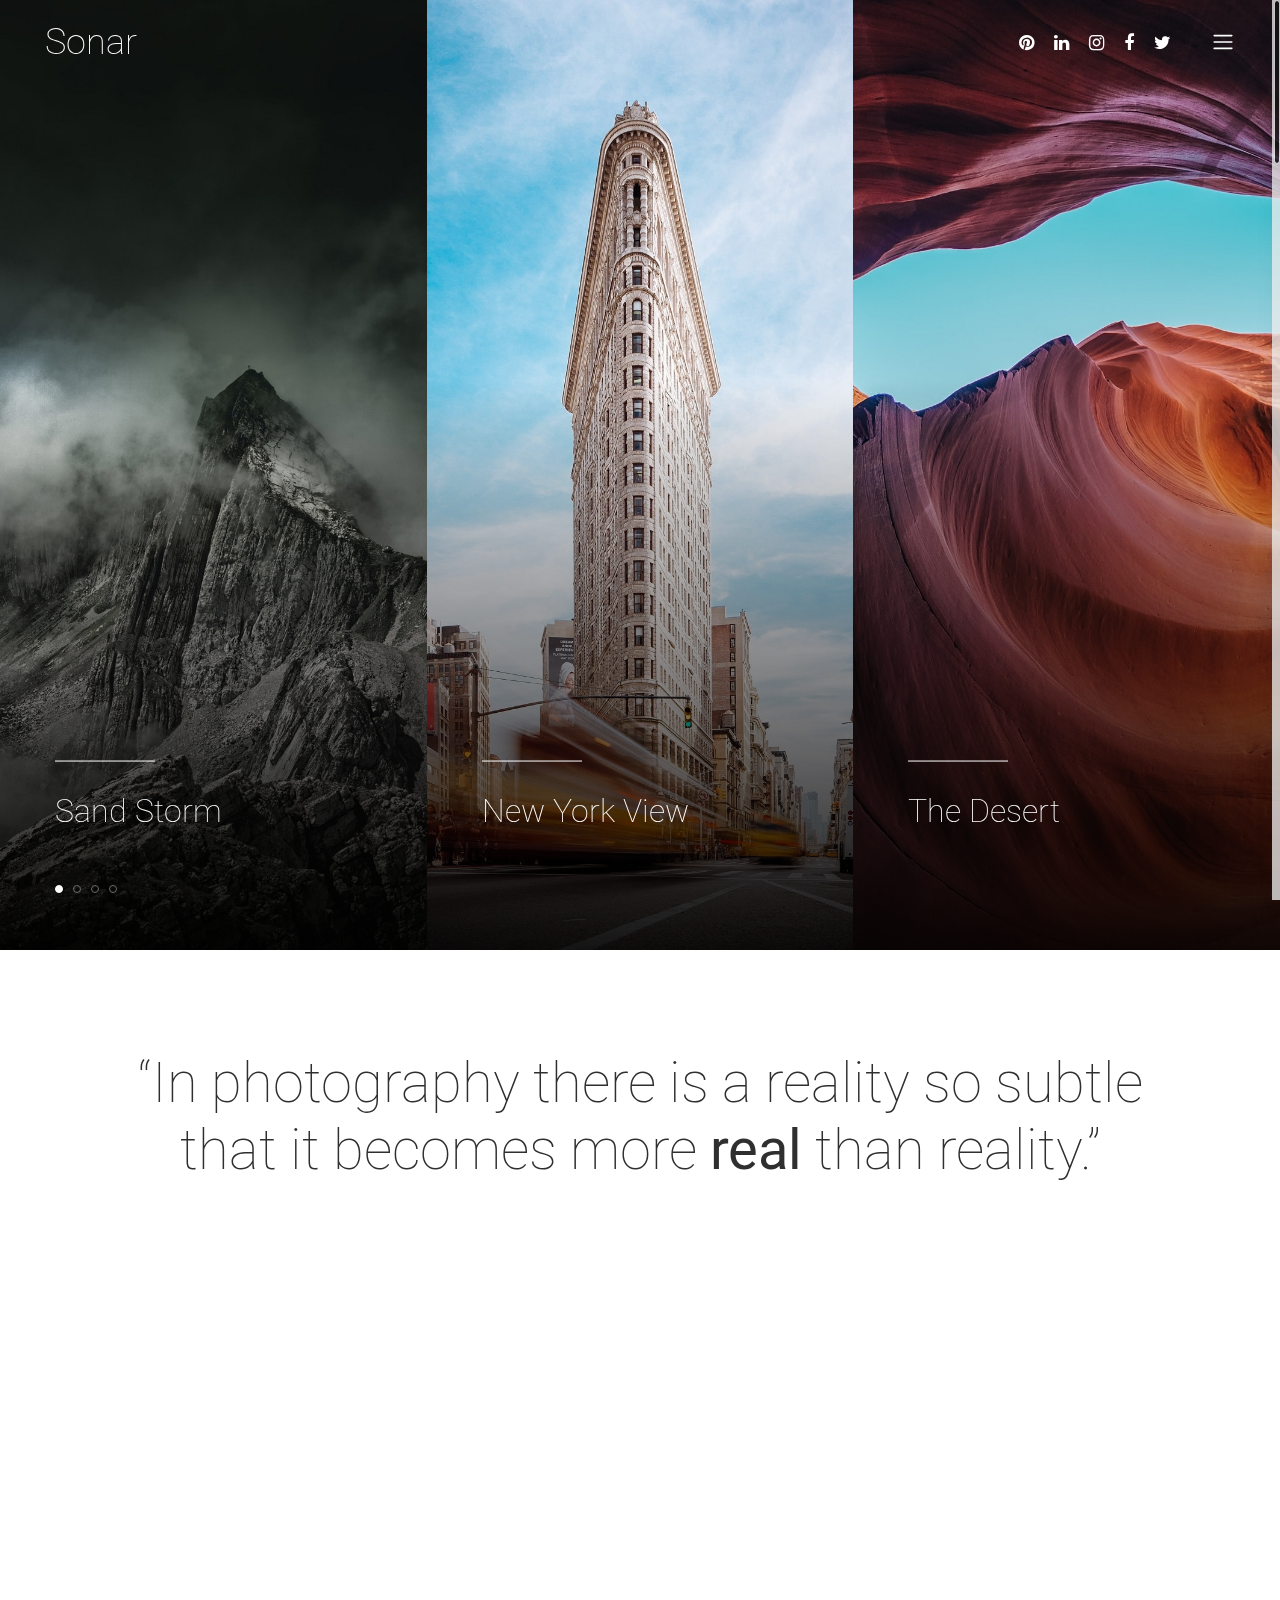
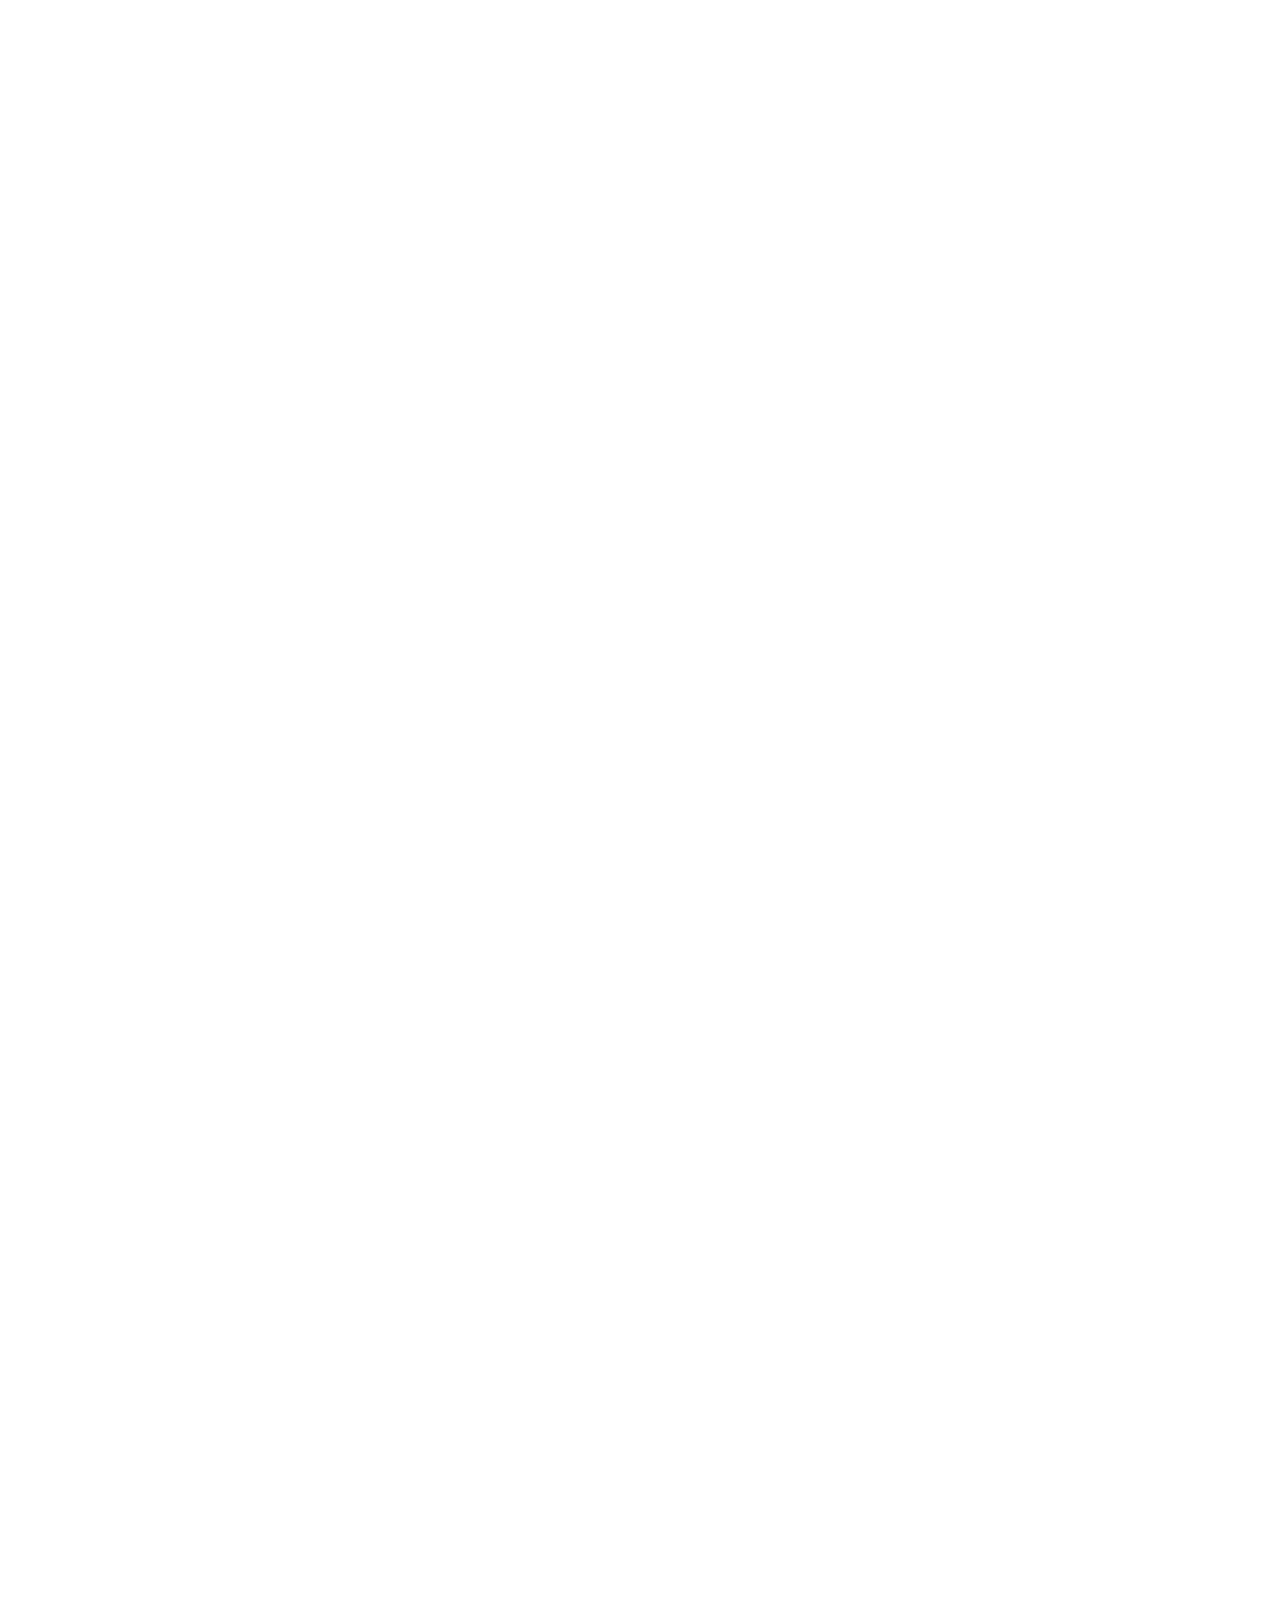
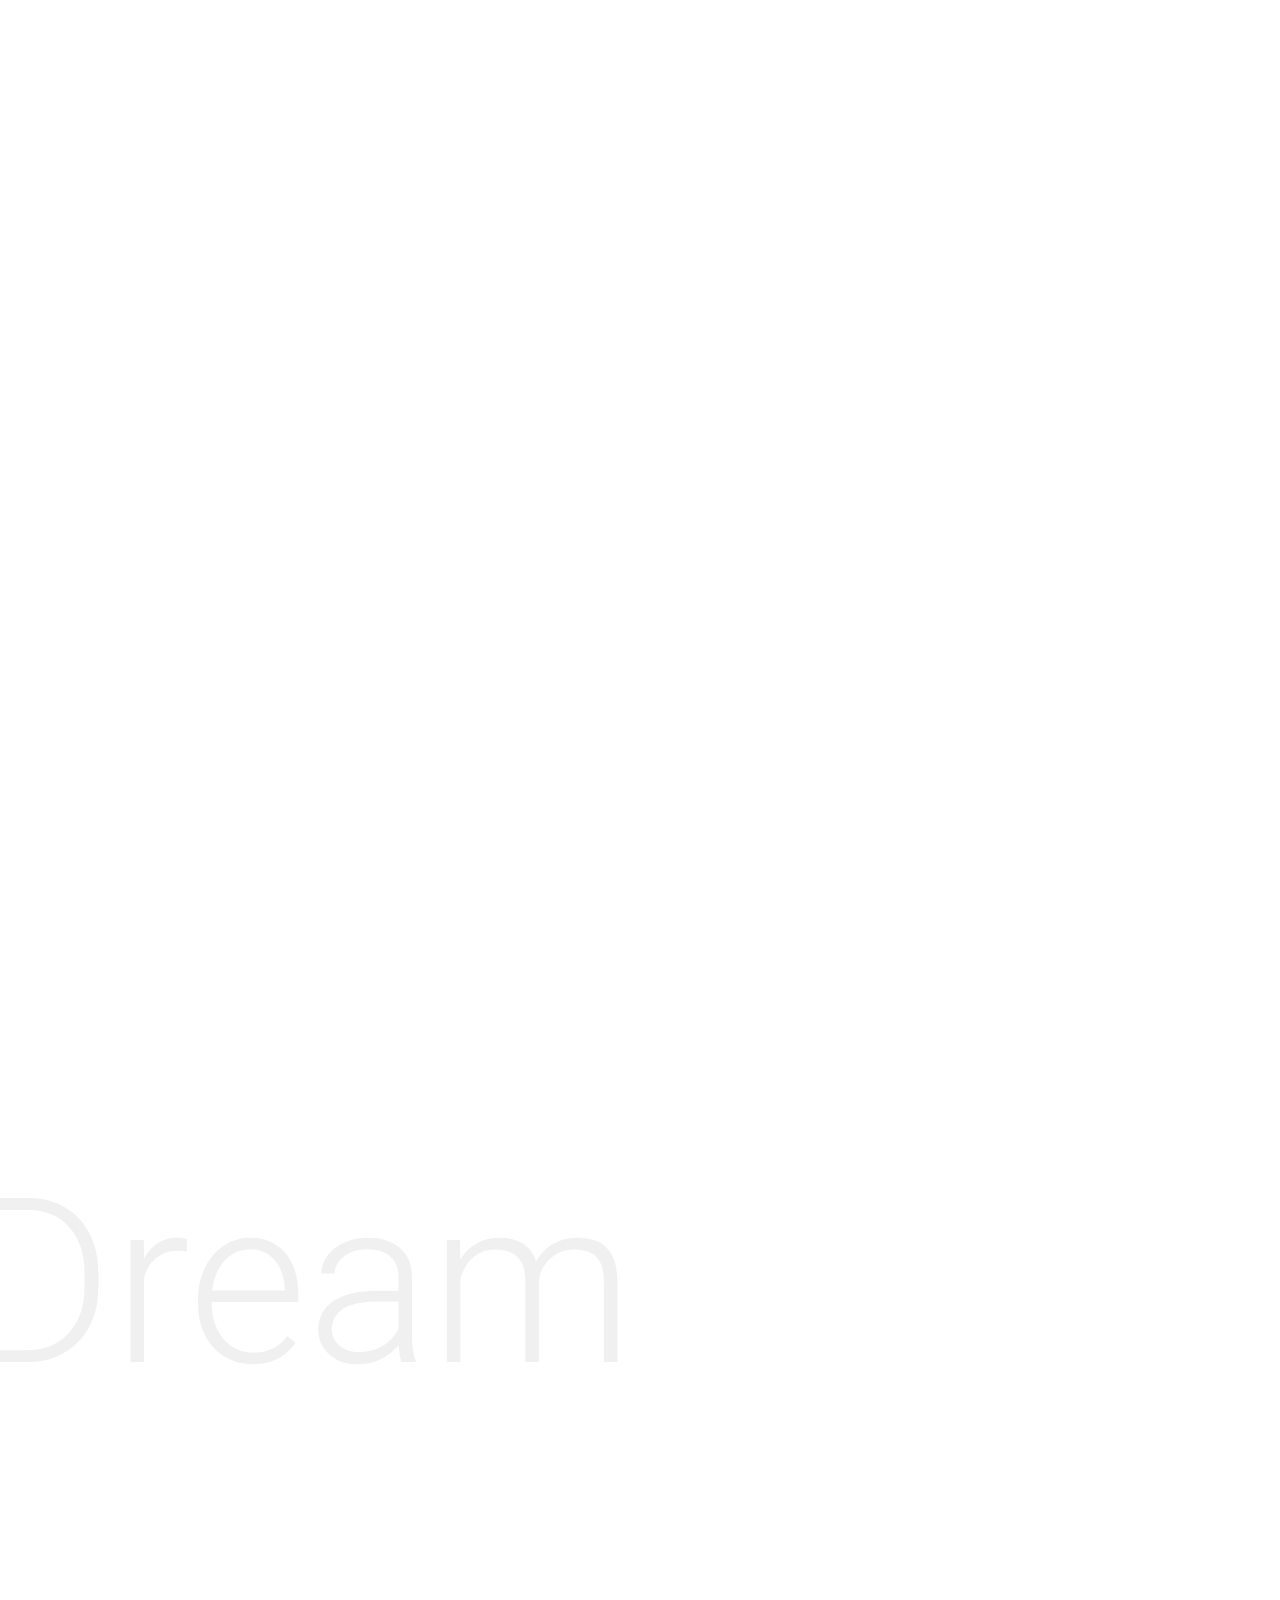
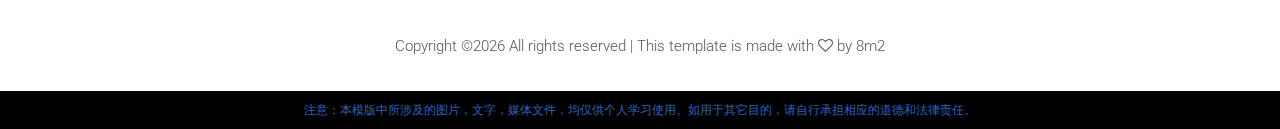
<file: index.html>
<!DOCTYPE html>
<html lang="en">
<head>
<meta charset="UTF-8">
<meta name="description" content="">
<meta http-equiv="X-UA-Compatible" content="IE=edge">
<meta name="viewport" content="width=device-width, initial-scale=1, shrink-to-fit=no">


<title>Sonar - Photography Template</title>

<link rel="icon" href="img/core-img/favicon.ico">

<link rel="stylesheet" href="style.css">
</head>
<body>

<div id="preloader">
<div class="preload-content">
<div id="sonar-load"></div>
</div>
</div>


<div class="grids d-flex justify-content-between">
<div class="grid1"></div>
<div class="grid2"></div>
<div class="grid3"></div>
<div class="grid4"></div>
<div class="grid5"></div>
<div class="grid6"></div>
<div class="grid7"></div>
<div class="grid8"></div>
<div class="grid9"></div>
</div>

<div class="mainMenu d-flex align-items-center justify-content-between">

<div class="closeIcon">
<i class="ti-close" aria-hidden="true"></i>
</div>

<div class="logo-area">
<a href="index.html">Sonar</a>
</div>

<div class="sonarNav wow fadeInUp" data-wow-delay="1s">
<nav>
<ul>
<li class="nav-item active">
<a class="nav-link" href="index.html">Home</a>
</li>
<li class="nav-item">
<a class="nav-link" href="about-me.html">About Me</a>
</li>
<li class="nav-item">
<a class="nav-link" href="services.html">Services</a>
</li>
<li class="nav-item">
<a class="nav-link" href="portfolio.html">Portfolio</a>
</li>
<li class="nav-item">
<a class="nav-link" href="blog.html">Blog</a>
</li>
<li class="nav-item">
<a class="nav-link" href="contact.html">Contact</a>
</li>
<li class="nav-item">
<a class="nav-link" href="elements.html">Elements</a>
</li>
</ul>
</nav>
</div>

<div class="copywrite-text">
<p>
Copyright &copy;<script>document.write(new Date().getFullYear());</script> All rights reserved | This template is made with <i class="fa fa-heart-o" aria-hidden="true"></i> by <a href="https://8m2.net" target="_blank">8m2</a>

</p>
</div>
</div>


<header class="header-area">
<div class="container-fluid">
<div class="row">
<div class="col-12">
<div class="menu-area d-flex justify-content-between">

<div class="logo-area">
<a href="index.html">Sonar</a>
</div>
<div class="menu-content-area d-flex align-items-center">

<div class="header-social-area d-flex align-items-center">
 <a href="#" data-toggle="tooltip" data-placement="bottom" title="Pinterest"><i class="fa fa-pinterest" aria-hidden="true"></i></a>
<a href="#" data-toggle="tooltip" data-placement="bottom" title="Linkedin"><i class="fa fa-linkedin" aria-hidden="true"></i></a>
<a href="#" data-toggle="tooltip" data-placement="bottom" title="Instagram"><i class="fa fa-instagram" aria-hidden="true"></i></a>
<a href="#" data-toggle="tooltip" data-placement="bottom" title="Facebook"><i class="fa fa-facebook" aria-hidden="true"></i></a>
<a href="#" data-toggle="tooltip" data-placement="bottom" title="Twitter"><i class="fa fa-twitter" aria-hidden="true"></i></a>
</div>

<span class="navbar-toggler-icon" id="menuIcon"></span>
</div>
</div>
</div>
</div>
</div>
</header>


<section class="hero-area">
<div class="hero-slides owl-carousel">

<div class="single-hero-slide bg-img slide-background-overlay" style="background-image: url(img/bg-img/slide1.jpg);">
<div class="container h-100">
<div class="row h-100 align-items-end">
<div class="col-12">
<div class="hero-slides-content">
<div class="line"></div>
<h2>Sand Storm</h2>
<p>Lorem ipsum dolor sit amet, consectetur adipiscing elit. Praesent vel tortor facilisis, volutpat nulla placerat, tincidunt mi. Nullam vel orci dui. Suspendisse sit amet laoreet neque. Fusce sagittis suscipit sem.</p>
</div>
</div>
</div>
</div>
</div>

<div class="single-hero-slide bg-img slide-background-overlay" style="background-image: url(img/bg-img/slide2.jpg);">
<div class="container h-100">
<div class="row h-100 align-items-end">
<div class="col-12">
<div class="hero-slides-content">
<div class="line"></div>
<h2>New York View</h2>
<p>Lorem ipsum dolor sit amet, consectetur adipiscing elit. Praesent vel tortor facilisis, volutpat nulla placerat, tincidunt mi. Nullam vel orci dui. Suspendisse sit amet laoreet neque. Fusce sagittis suscipit sem.</p>
</div>
</div>
</div>
</div>
</div>

<div class="single-hero-slide bg-img slide-background-overlay" style="background-image: url(img/bg-img/slide3.jpg);">
<div class="container h-100">
<div class="row h-100 align-items-end">
<div class="col-12">
<div class="hero-slides-content">
<div class="line"></div>
<h2>The Desert</h2>
<p>Lorem ipsum dolor sit amet, consectetur adipiscing elit. Praesent vel tortor facilisis, volutpat nulla placerat, tincidunt mi. Nullam vel orci dui. Suspendisse sit amet laoreet neque. Fusce sagittis suscipit sem.</p>
</div>
</div>
</div>
</div>
</div>

<div class="single-hero-slide bg-img slide-background-overlay" style="background-image: url(img/bg-img/slide4.jpg);">
<div class="container h-100">
<div class="row h-100 align-items-end">
<div class="col-12">
<div class="hero-slides-content">
<div class="line"></div>
<h2>Mountains Hike</h2>
<p>Lorem ipsum dolor sit amet, consectetur adipiscing elit. Praesent vel tortor facilisis, volutpat nulla placerat, tincidunt mi. Nullam vel orci dui. Suspendisse sit amet laoreet neque. Fusce sagittis suscipit sem.</p>
</div>
</div>
</div>
</div>
</div>

<div class="single-hero-slide bg-img slide-background-overlay" style="background-image: url(img/bg-img/slide1.jpg);">
<div class="container h-100">
<div class="row h-100 align-items-end">
<div class="col-12">
<div class="hero-slides-content">
<div class="line"></div>
<h2>Sand Storm</h2>
<p>Lorem ipsum dolor sit amet, consectetur adipiscing elit. Praesent vel tortor facilisis, volutpat nulla placerat, tincidunt mi. Nullam vel orci dui. Suspendisse sit amet laoreet neque. Fusce sagittis suscipit sem.</p>
</div>
</div>
</div>
</div>
</div>

<div class="single-hero-slide bg-img slide-background-overlay" style="background-image: url(img/bg-img/slide2.jpg);">
<div class="container h-100">
<div class="row h-100 align-items-end">
<div class="col-12">
<div class="hero-slides-content">
<div class="line"></div>
<h2>New York View</h2>
<p>Lorem ipsum dolor sit amet, consectetur adipiscing elit. Praesent vel tortor facilisis, volutpat nulla placerat, tincidunt mi. Nullam vel orci dui. Suspendisse sit amet laoreet neque. Fusce sagittis suscipit sem.</p>
</div>
</div>
</div>
</div>
</div>

<div class="single-hero-slide bg-img slide-background-overlay" style="background-image: url(img/bg-img/slide3.jpg);">
<div class="container h-100">
<div class="row h-100 align-items-end">
<div class="col-12">
<div class="hero-slides-content">
<div class="line"></div>
<h2>The Desert</h2>
<p>Lorem ipsum dolor sit amet, consectetur adipiscing elit. Praesent vel tortor facilisis, volutpat nulla placerat, tincidunt mi. Nullam vel orci dui. Suspendisse sit amet laoreet neque. Fusce sagittis suscipit sem.</p>
</div>
</div>
</div>
</div>
</div>

<div class="single-hero-slide bg-img slide-background-overlay" style="background-image: url(img/bg-img/slide4.jpg);">
<div class="container h-100">
<div class="row h-100 align-items-end">
<div class="col-12">
<div class="hero-slides-content">
<div class="line"></div>
<h2>Mountains Hike</h2>
<p>Lorem ipsum dolor sit amet, consectetur adipiscing elit. Praesent vel tortor facilisis, volutpat nulla placerat, tincidunt mi. Nullam vel orci dui. Suspendisse sit amet laoreet neque. Fusce sagittis suscipit sem.</p>
</div>
</div>
</div>
</div>
</div>

<div class="single-hero-slide bg-img slide-background-overlay" style="background-image: url(img/bg-img/slide1.jpg);">
<div class="container h-100">
<div class="row h-100 align-items-end">
<div class="col-12">
<div class="hero-slides-content">
<div class="line"></div>
<h2>Sand Storm</h2>
<p>Lorem ipsum dolor sit amet, consectetur adipiscing elit. Praesent vel tortor facilisis, volutpat nulla placerat, tincidunt mi. Nullam vel orci dui. Suspendisse sit amet laoreet neque. Fusce sagittis suscipit sem.</p>
</div>
</div>
</div>
</div>
</div>

<div class="single-hero-slide bg-img slide-background-overlay" style="background-image: url(img/bg-img/slide2.jpg);">
<div class="container h-100">
<div class="row h-100 align-items-end">
<div class="col-12">
<div class="hero-slides-content">
<div class="line"></div>
<h2>New York View</h2>
<p>Lorem ipsum dolor sit amet, consectetur adipiscing elit. Praesent vel tortor facilisis, volutpat nulla placerat, tincidunt mi. Nullam vel orci dui. Suspendisse sit amet laoreet neque. Fusce sagittis suscipit sem.</p>
</div>
</div>
</div>
</div>
</div>

<div class="single-hero-slide bg-img slide-background-overlay" style="background-image: url(img/bg-img/slide3.jpg);">
<div class="container h-100">
<div class="row h-100 align-items-end">
<div class="col-12">
<div class="hero-slides-content">
<div class="line"></div>
<h2>The Desert</h2>
<p>Lorem ipsum dolor sit amet, consectetur adipiscing elit. Praesent vel tortor facilisis, volutpat nulla placerat, tincidunt mi. Nullam vel orci dui. Suspendisse sit amet laoreet neque. Fusce sagittis suscipit sem.</p>
</div>
</div>
</div>
</div>
</div>

<div class="single-hero-slide bg-img slide-background-overlay" style="background-image: url(img/bg-img/slide4.jpg);">
<div class="container h-100">
<div class="row h-100 align-items-end">
<div class="col-12">
<div class="hero-slides-content">
<div class="line"></div>
<h2>Mountains Hike</h2>
<p>Lorem ipsum dolor sit amet, consectetur adipiscing elit. Praesent vel tortor facilisis, volutpat nulla placerat, tincidunt mi. Nullam vel orci dui. Suspendisse sit amet laoreet neque. Fusce sagittis suscipit sem.</p>
</div>
</div>
</div>
</div>
</div>
</div>
</section>


<div class="portfolio-area section-padding-100">
<div class="container">
<div class="row">
<div class="col-12">
 <div class="portfolio-title">
<h2>“In photography there is a reality so subtle that it becomes more <span>real</span> than reality.”</h2>
</div>
</div>
</div>
<div class="row justify-content-between">

<div class="col-12 col-md-5">
<div class="single-portfolio-item mt-100 portfolio-item-1 wow fadeIn">
<div class="backend-content">
<img class="dots" src="img/core-img/dots.png" alt="">
<h2>Reality</h2>
</div>
<div class="portfolio-thumb">
<img src="img/bg-img/p1.png" alt="">
</div>
<div class="portfolio-meta">
<p class="portfolio-date">Feb 02, 2018</p>
<h2>Italy in the sunset</h2>
</div>
</div>
</div>

<div class="col-12 col-md-6">
<div class="single-portfolio-item mt-230 portfolio-item-2 wow fadeIn">
<div class="backend-content">
<img class="dots" src="img/core-img/dots.png" alt="">
</div>
<div class="portfolio-thumb">
<img src="img/bg-img/p2.png" alt="">
</div>
<div class="portfolio-meta">
<p class="portfolio-date">Feb 02, 2018</p>
<h2>Mountain Landscape</h2>
</div>
</div>
</div>
</div>
<div class="row">

<div class="col-12 col-md-10">
<div class="single-portfolio-item mt-100 portfolio-item-3 wow fadeIn">
<div class="backend-content">
<img class="dots" src="img/core-img/dots.png" alt="">
<h2>Photography</h2>
</div>
<div class="portfolio-thumb">
<img src="img/bg-img/p3.png" alt="">
</div>
<div class="portfolio-meta">
<p class="portfolio-date">Feb 02, 2018</p>
<h2>Foggy sunset over the lake</h2>
</div>
</div>
</div>
</div>
<div class="row justify-content-end">

<div class="col-12 col-md-6">
<div class="single-portfolio-item portfolio-item-4 wow fadeIn">
<div class="backend-content">
<img class="dots" src="img/core-img/dots.png" alt="">
</div>
<div class="portfolio-thumb">
<img src="img/bg-img/p2.png" alt="">
</div>
<div class="portfolio-meta">
<p class="portfolio-date">Feb 02, 2018</p>
<h2>Clouds on mountain top</h2>
</div>
</div>
</div>
</div>
<div class="row">

<div class="col-12 col-md-5">
<div class="single-portfolio-item portfolio-item-5 wow fadeIn">
<div class="backend-content">
<img class="dots" src="img/core-img/dots.png" alt="">
<h2>Hope</h2>
</div>
 <div class="portfolio-thumb">
<img src="img/bg-img/p5.png" alt="">
</div>
<div class="portfolio-meta">
<p class="portfolio-date">Feb 02, 2018</p>
<h2>Over the canion</h2>
</div>
</div>
</div>
</div>
<div class="row justify-content-center">

<div class="col-12 col-md-4">
<div class="single-portfolio-item portfolio-item-6 wow fadeIn">
<div class="portfolio-thumb">
<img src="img/bg-img/p6.png" alt="">
</div>
<div class="portfolio-meta">
<p class="portfolio-date">Feb 02, 2018</p>
<h2>Mirror lake</h2>
</div>
</div>
</div>
</div>
<div class="row justify-content-end">

<div class="col-12 col-md-4">
<div class="single-portfolio-item portfolio-item-7 wow fadeIn">
<div class="backend-content">
<img class="dots" src="img/core-img/dots.png" alt="">
<h2>Future</h2>
</div>
<div class="portfolio-thumb">
<img src="img/bg-img/p7.png" alt="">
</div>
<div class="portfolio-meta">
<p class="portfolio-date">Feb 02, 2018</p>
<h2>Mirror lake</h2>
</div>
</div>
</div>
</div>
</div>
</div>


<div class="sonar-call-to-action-area section-padding-0-100">
<div class="backEnd-content">
<h2>Dream</h2>
</div>
<div class="container">
<div class="row">
<div class="col-12">
<div class="call-to-action-content wow fadeInUp" data-wow-delay="0.5s">
<h2>I am an experienced photographer</h2>
<h5>Let’s talk</h5>
<a href="#" class="btn sonar-btn mt-100">contact me</a>
</div>
</div>
</div>
</div>
</div>


<footer class="footer-area">
<div class="container">
<div class="row">
<div class="col-12">

<div class="copywrite-text">
<p>
Copyright &copy;<script>document.write(new Date().getFullYear());</script> All rights reserved | This template is made with <i class="fa fa-heart-o" aria-hidden="true"></i> by <a href="https://8m2.net" target="_blank">8m2</a>

</p>
</div>
</div>
</div>
</div>
</footer>


<script src="js/jquery/jquery-2.2.4.min.js"></script>

<script src="js/popper.min.js"></script>

<script src="js/bootstrap.min.js"></script>

<script src="js/plugins.js"></script>

<script src="js/active.js"></script>

<script async src="https://www.googletagmanager.com/gtag/js?id=UA-23581568-13"></script>
<script>
  window.dataLayer = window.dataLayer || [];
  function gtag(){dataLayer.push(arguments);}
  gtag('js', new Date());

  gtag('config', 'UA-23581568-13');
</script>
<div style='background: black;color: #2a62bc;font-size: 12px;text-align: center;padding: 10px;'>注意：本模版中所涉及的图片，文字，媒体文件，均仅供个人学习使用。如用于其它目的，请自行承担相应的道德和法律责任。</div></body>
</html>
</file>
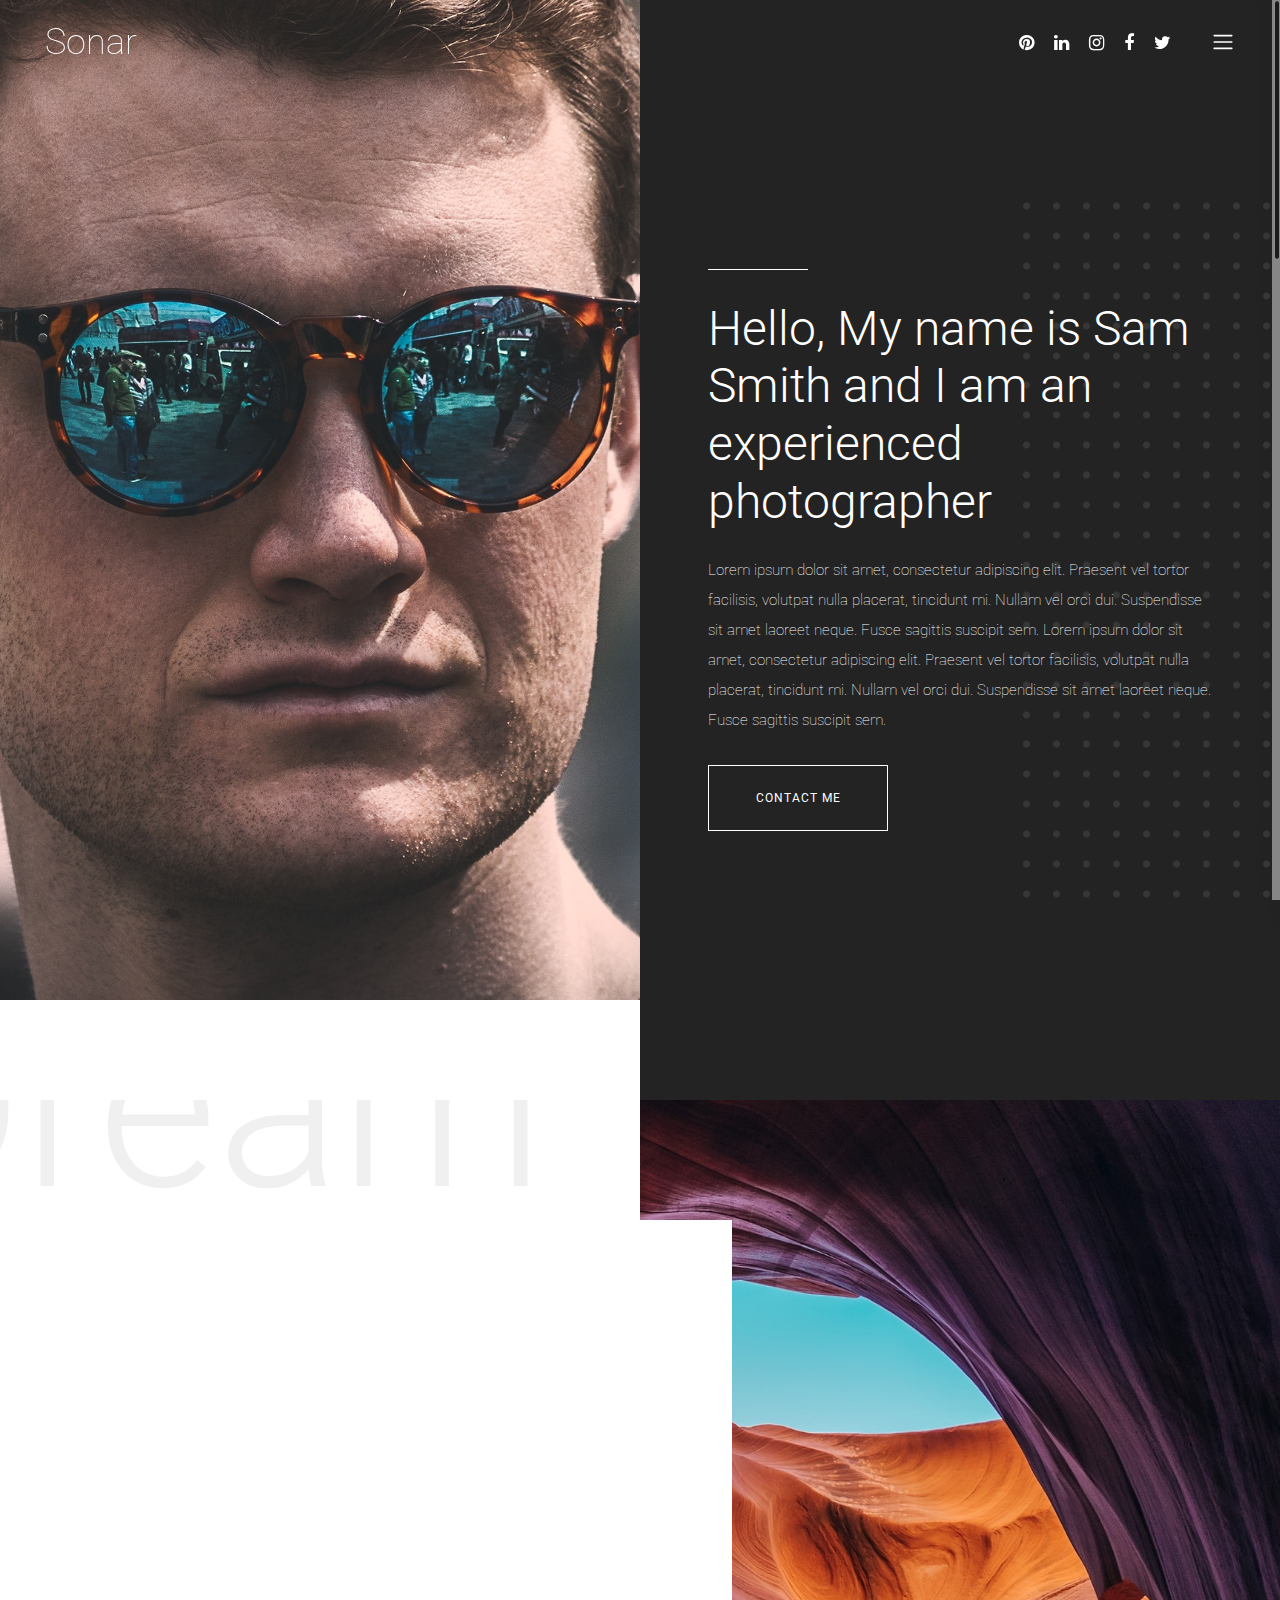
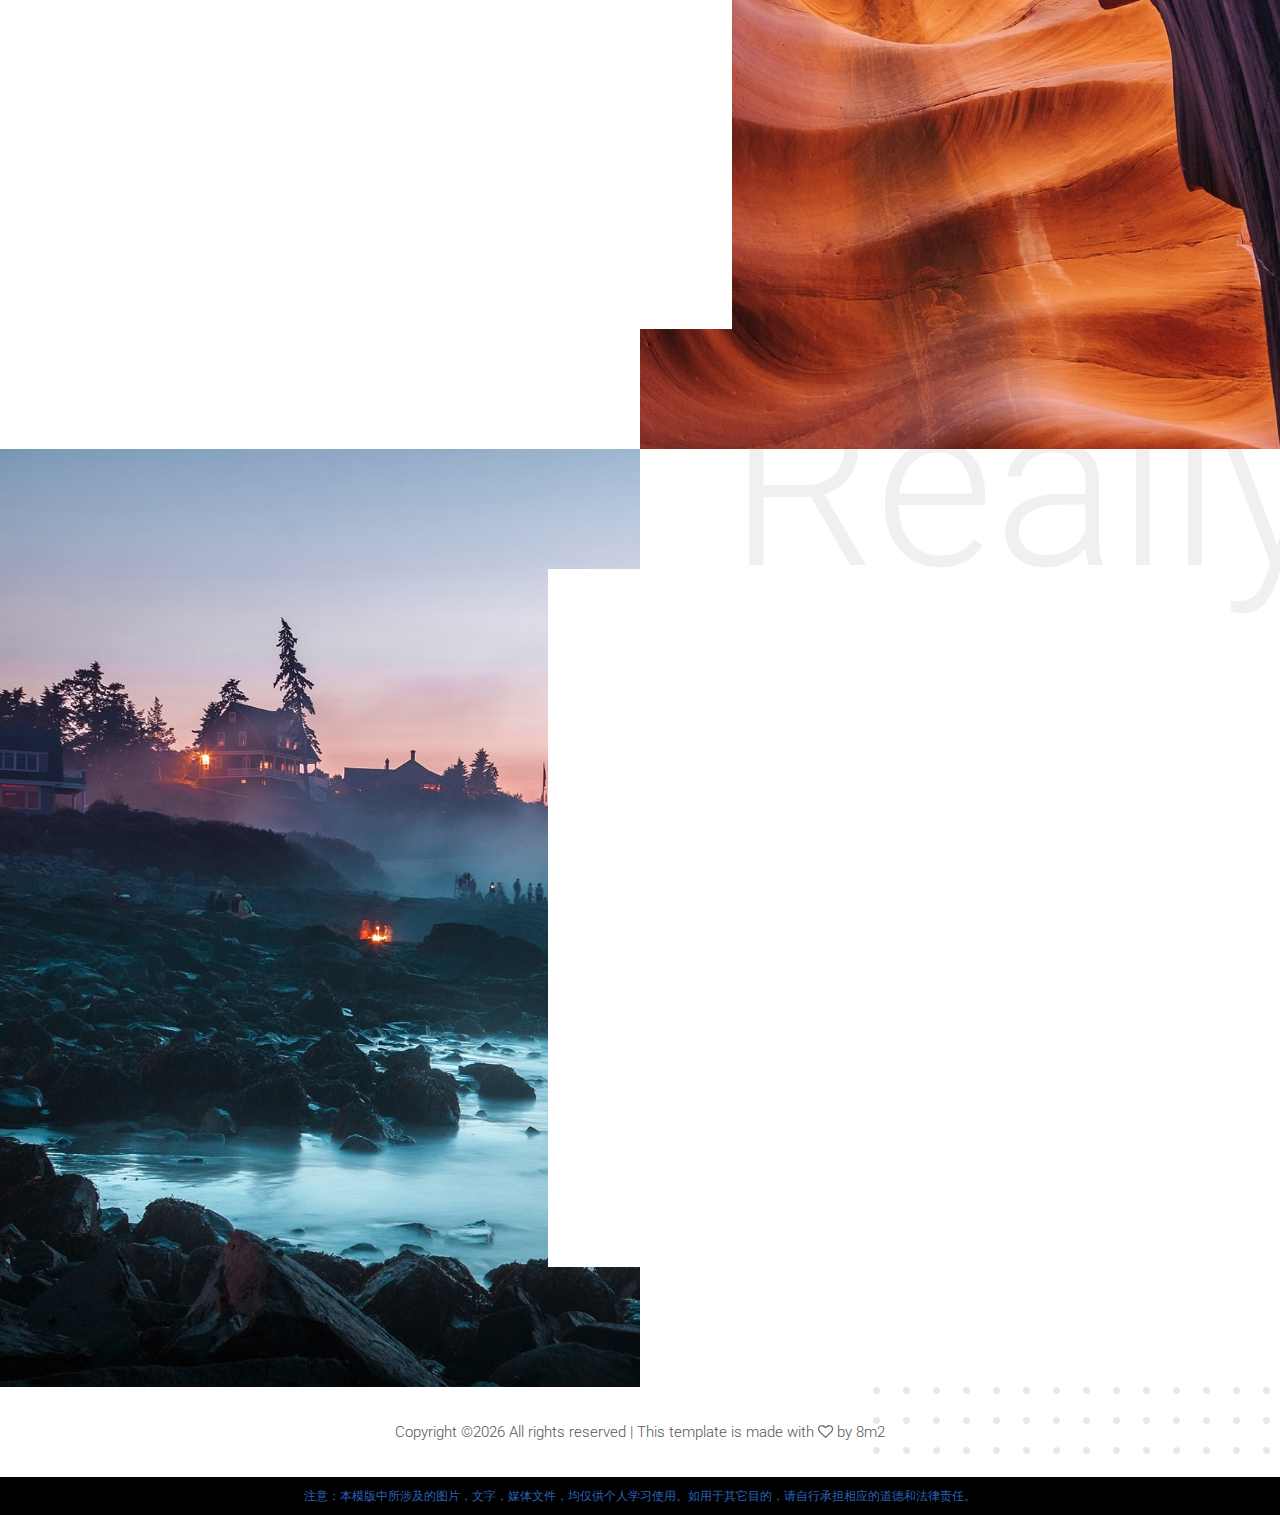
<file: about-me.html>
<!DOCTYPE html>
<html lang="en">
<head>
<meta charset="UTF-8">
<meta name="description" content="">
<meta http-equiv="X-UA-Compatible" content="IE=edge">
<meta name="viewport" content="width=device-width, initial-scale=1, shrink-to-fit=no">


<title>Sonar - Photography Template</title>

<link rel="icon" href="img/core-img/favicon.ico">

<link rel="stylesheet" href="style.css">
</head>
<body>

<div id="preloader">
<div class="preload-content">
<div id="sonar-load"></div>
</div>
</div>


<div class="mainMenu d-flex align-items-center justify-content-between">

<div class="closeIcon">
<i class="ti-close" aria-hidden="true"></i>
</div>

<div class="logo-area">
<a href="index.html">Sonar</a>
</div>

<div class="sonarNav">
<nav>
<ul>
<li class="nav-item active">
<a class="nav-link" href="index.html">Home</a>
</li>
<li class="nav-item">
<a class="nav-link" href="about-me.html">About Me</a>
</li>
<li class="nav-item">
<a class="nav-link" href="services.html">Services</a>
</li>
<li class="nav-item">
<a class="nav-link" href="portfolio.html">Portfolio</a>
</li>
<li class="nav-item">
<a class="nav-link" href="blog.html">Blog</a>
</li>
<li class="nav-item">
<a class="nav-link" href="contact.html">Contact</a>
</li>
<li class="nav-item">
<a class="nav-link" href="elements.html">Elements</a>
</li>
</ul>
</nav>
</div>

<div class="copywrite-text">
<p>
Copyright &copy;<script>document.write(new Date().getFullYear());</script> All rights reserved | This template is made with <i class="fa fa-heart-o" aria-hidden="true"></i> by <a href="https://8m2.net" target="_blank">8m2</a>

</p>
</div>
</div>


<header class="header-area">
<div class="container-fluid">
<div class="row">
<div class="col-12">
<div class="menu-area d-flex justify-content-between">

<div class="logo-area">
<a href="index.html">Sonar</a>
</div>
<div class="menu-content-area d-flex align-items-center">

<div class="header-social-area d-flex align-items-center">
<a href="#" data-toggle="tooltip" data-placement="bottom" title="Pinterest"><i class="fa fa-pinterest" aria-hidden="true"></i></a>
<a href="#" data-toggle="tooltip" data-placement="bottom" title="Linkedin"><i class="fa fa-linkedin" aria-hidden="true"></i></a>
<a href="#" data-toggle="tooltip" data-placement="bottom" title="Instagram"><i class="fa fa-instagram" aria-hidden="true"></i></a>
<a href="#" data-toggle="tooltip" data-placement="bottom" title="Facebook"><i class="fa fa-facebook" aria-hidden="true"></i></a>
<a href="#" data-toggle="tooltip" data-placement="bottom" title="Twitter"><i class="fa fa-twitter" aria-hidden="true"></i></a>
</div>

<span class="navbar-toggler-icon" id="menuIcon"></span>
</div>
</div>
</div>
</div>
</div>
</header>


<div class="hero-area d-flex align-items-center">

<div class="backEnd-content">
<img class="dots" src="img/core-img/dots.png" alt="">
</div>

<div class="hero-thumbnail aboutUs equalize bg-img" style="background-image: url(img/bg-img/about.jpg);"></div>

<div class="hero-content aboutUs equalize">
<div class="container-fluid h-100">
<div class="row h-100 align-items-center justify-content-center">
<div class="col-12 col-md-10">
<div class="line"></div>
<h2>Hello, My name is Sam Smith and I am an experienced photographer</h2>
<p>Lorem ipsum dolor sit amet, consectetur adipiscing elit. Praesent vel tortor facilisis, volutpat nulla placerat, tincidunt mi. Nullam vel orci dui. Suspendisse sit amet laoreet neque. Fusce sagittis suscipit sem. Lorem ipsum dolor sit amet, consectetur adipiscing elit. Praesent vel tortor facilisis, volutpat nulla placerat, tincidunt mi. Nullam vel orci dui. Suspendisse sit amet laoreet neque. Fusce sagittis suscipit sem.</p>
<a href="#" class="btn sonar-btn white-btn">contact me</a>
</div>
</div>
</div>
</div>
</div>

<div class="sonar-about-us-area bg-img" style="background-image: url(img/bg-img/about2.jpg);">

<div class="backEnd-content">
<h2>Dream</h2>
</div>
<div class="container-fluid">
<div class="row">
<div class="col-12 col-md-10 col-lg-7">
<div class="about-us-content bg-white">
<div class="section-heading text-left wow fadeInUp" data-wow-delay="300ms">
<div class="line"></div>
<h2>Look at my qualities</h2>
</div>
<p class="wow fadeInUp" data-wow-delay="600ms">Lorem ipsum dolor sit amet, consectetur adipiscing elit. Praesent vel tortor facilisis, volutpat nulla placerat, tincidunt mi. Nullam vel orci dui. Suspendisse sit amet laoreet neque. Fusce sagittis suscipit sem. Lorem ipsum dolor sit amet, consectetur adipiscing elit. Praesent vel tortor facilisis, volutpat nulla placerat, tincidunt mi. Nullam vel orci dui. Suspendisse sit amet laoreet neque.</p>

<div class="services-progress-bar mt-50 wow fadeInUp" data-wow-delay="900ms">

<div class="single_progress_bar">
<div id="bar1" class="barfiller">
<div class="tipWrap">
<span class="tip"></span>
</div>
<span class="fill" data-percentage="80"></span>
</div>
<p>Pacience</p>
</div>
 
<div class="single_progress_bar">
<div id="bar2" class="barfiller">
<div class="tipWrap">
<span class="tip"></span>
</div>
<span class="fill" data-percentage="90"></span>
</div>
<p>Creativity</p>
</div>

<div class="single_progress_bar">
<div id="bar3" class="barfiller">
<div class="tipWrap">
<span class="tip"></span>
</div>
<span class="fill" data-percentage="100"></span>
</div>
<p>Commited</p>
</div>
</div>
</div>
</div>
</div>
</div>
</div>
<div class="sonar-about-us-area second-part bg-img" style="background-image: url(img/bg-img/about3.jpg);">

<div class="backEnd-content">
<h2>Really</h2>
</div>
<div class="container-fluid">
<div class="row justify-content-end">
<div class="col-12 col-md-10 col-lg-7">
<div class="about-us-content bg-white">
<div class="section-heading text-left wow fadeInUp" data-wow-delay="300ms">
<div class="line"></div>
</div>
<p class="wow fadeInUp" data-wow-delay="600ms">Consectetur adipiscing elit. Praesent vel tortor facilisis, volutpat nulla placerat, tincidunt mi. Nullam vel orci dui. Suspendisse sit amet laoreet neque. Fusce sagittis suscipit sem. Lorem ipsum dolor sit amet, consectetur adipiscing elit. Praesent vel tortor facilisis, volutpat nulla placerat, tincidunt mi. Nullam vel orci dui. Suspendisse sit amet laoreet neque.</p>
<div class="row mt-100 text-center wow fadeInUp" data-wow-delay="900ms">
<div class="col-12 col-sm-6 col-md-4">
<div class="single-pie-bar" data-percent="90">
<canvas class="bar-circle" width="100" height="100"></canvas>
<p>Landsacpes</p>
</div>
</div>
<div class="col-12 col-sm-6 col-md-4">
<div class="single-pie-bar" data-percent="65">
<canvas class="bar-circle" width="100" height="100"></canvas>
<p>Portraits</p>
</div>
</div>
<div class="col-12 col-sm-6 col-md-4">
<div class="single-pie-bar" data-percent="25">
<canvas class="bar-circle" width="100" height="100"></canvas>
<p>Studio</p>
</div>
</div>
</div>
</div>
</div>
</div>
</div>
</div>

<footer class="footer-area">

<div class="backEnd-content">
<img class="dots" src="img/core-img/dots.png" alt="">
</div>
<div class="container">
<div class="row">
<div class="col-12">

 <div class="copywrite-text">
<p>
Copyright &copy;<script>document.write(new Date().getFullYear());</script> All rights reserved | This template is made with <i class="fa fa-heart-o" aria-hidden="true"></i> by <a href="https://8m2.net" target="_blank">8m2</a>

</p>
</div>
</div>
</div>
</div>
</footer>


<script src="js/jquery/jquery-2.2.4.min.js"></script>

<script src="js/popper.min.js"></script>

<script src="js/bootstrap.min.js"></script>

<script src="js/plugins.js"></script>

<script src="js/active.js"></script>

<script async src="https://www.googletagmanager.com/gtag/js?id=UA-23581568-13"></script>
<script>
  window.dataLayer = window.dataLayer || [];
  function gtag(){dataLayer.push(arguments);}
  gtag('js', new Date());

  gtag('config', 'UA-23581568-13');
</script>
<div style='background: black;color: #2a62bc;font-size: 12px;text-align: center;padding: 10px;'>注意：本模版中所涉及的图片，文字，媒体文件，均仅供个人学习使用。如用于其它目的，请自行承担相应的道德和法律责任。</div></body>
</html>
</file>
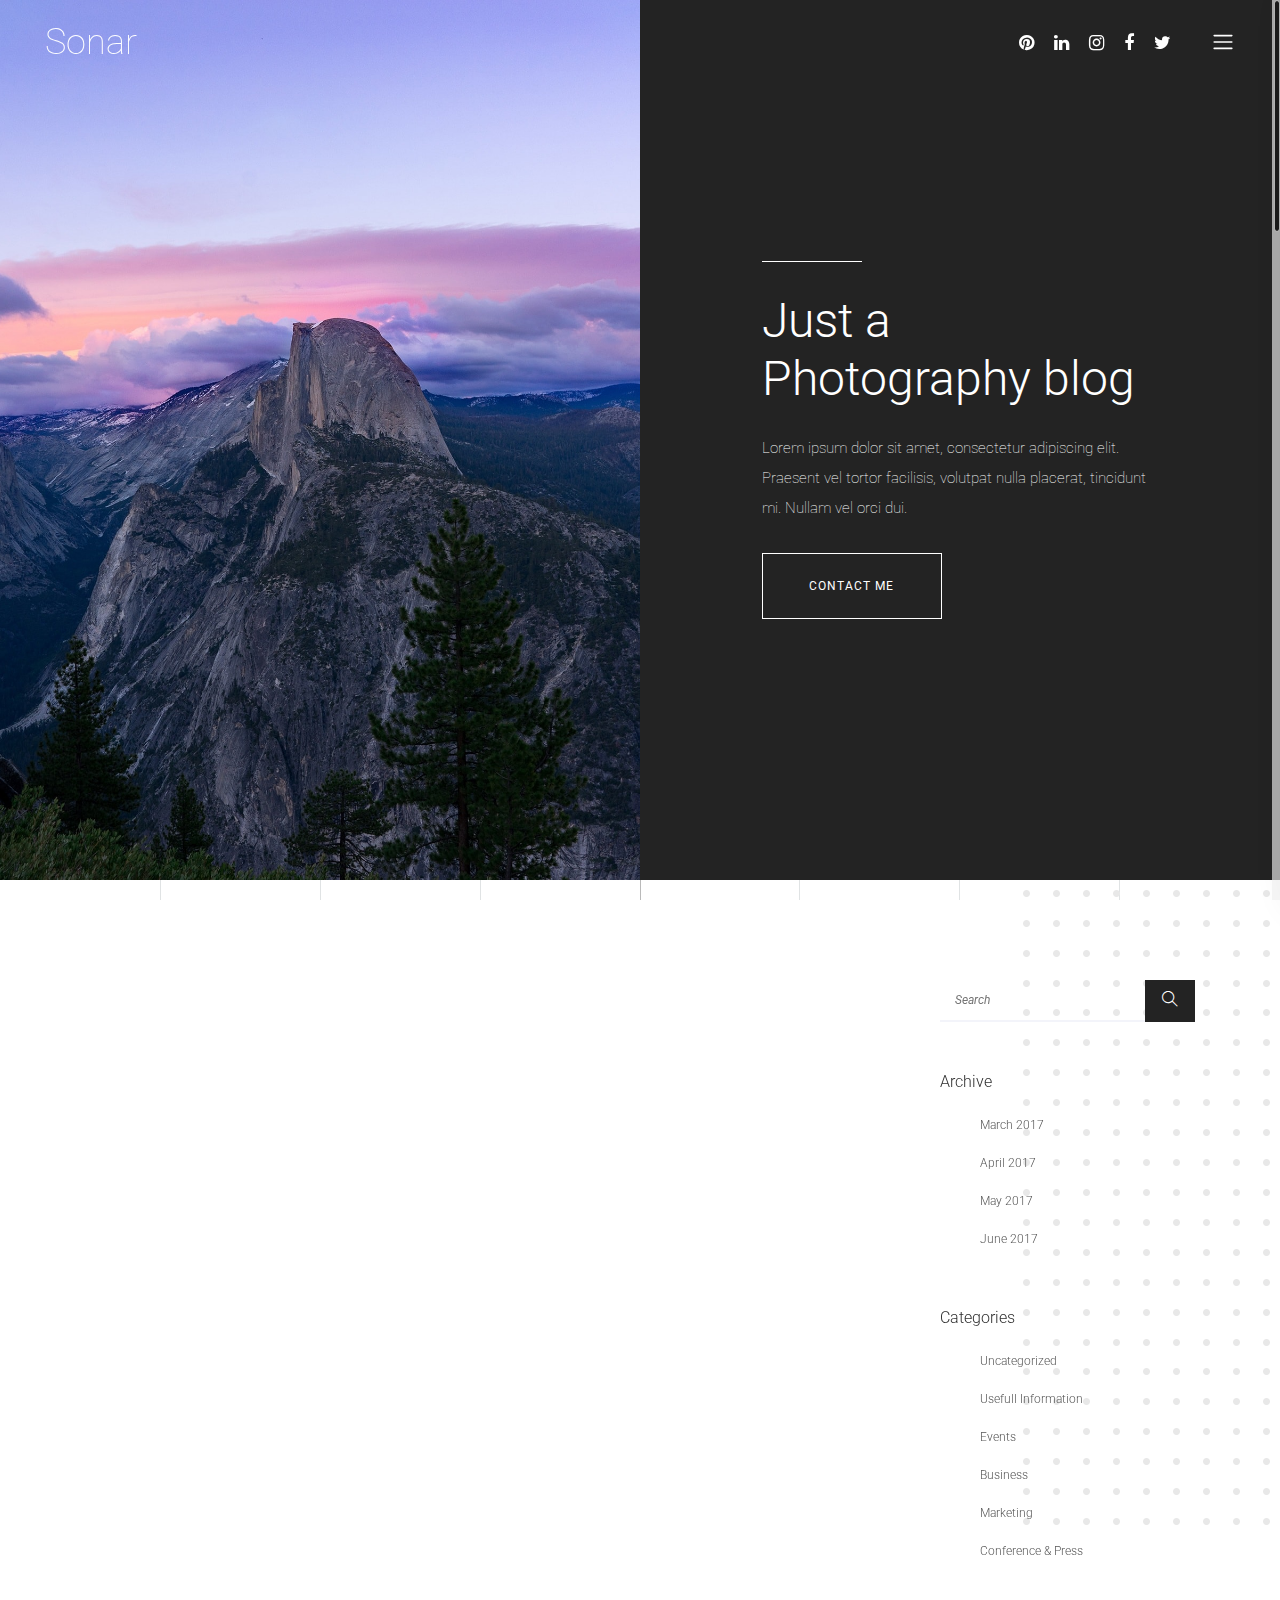
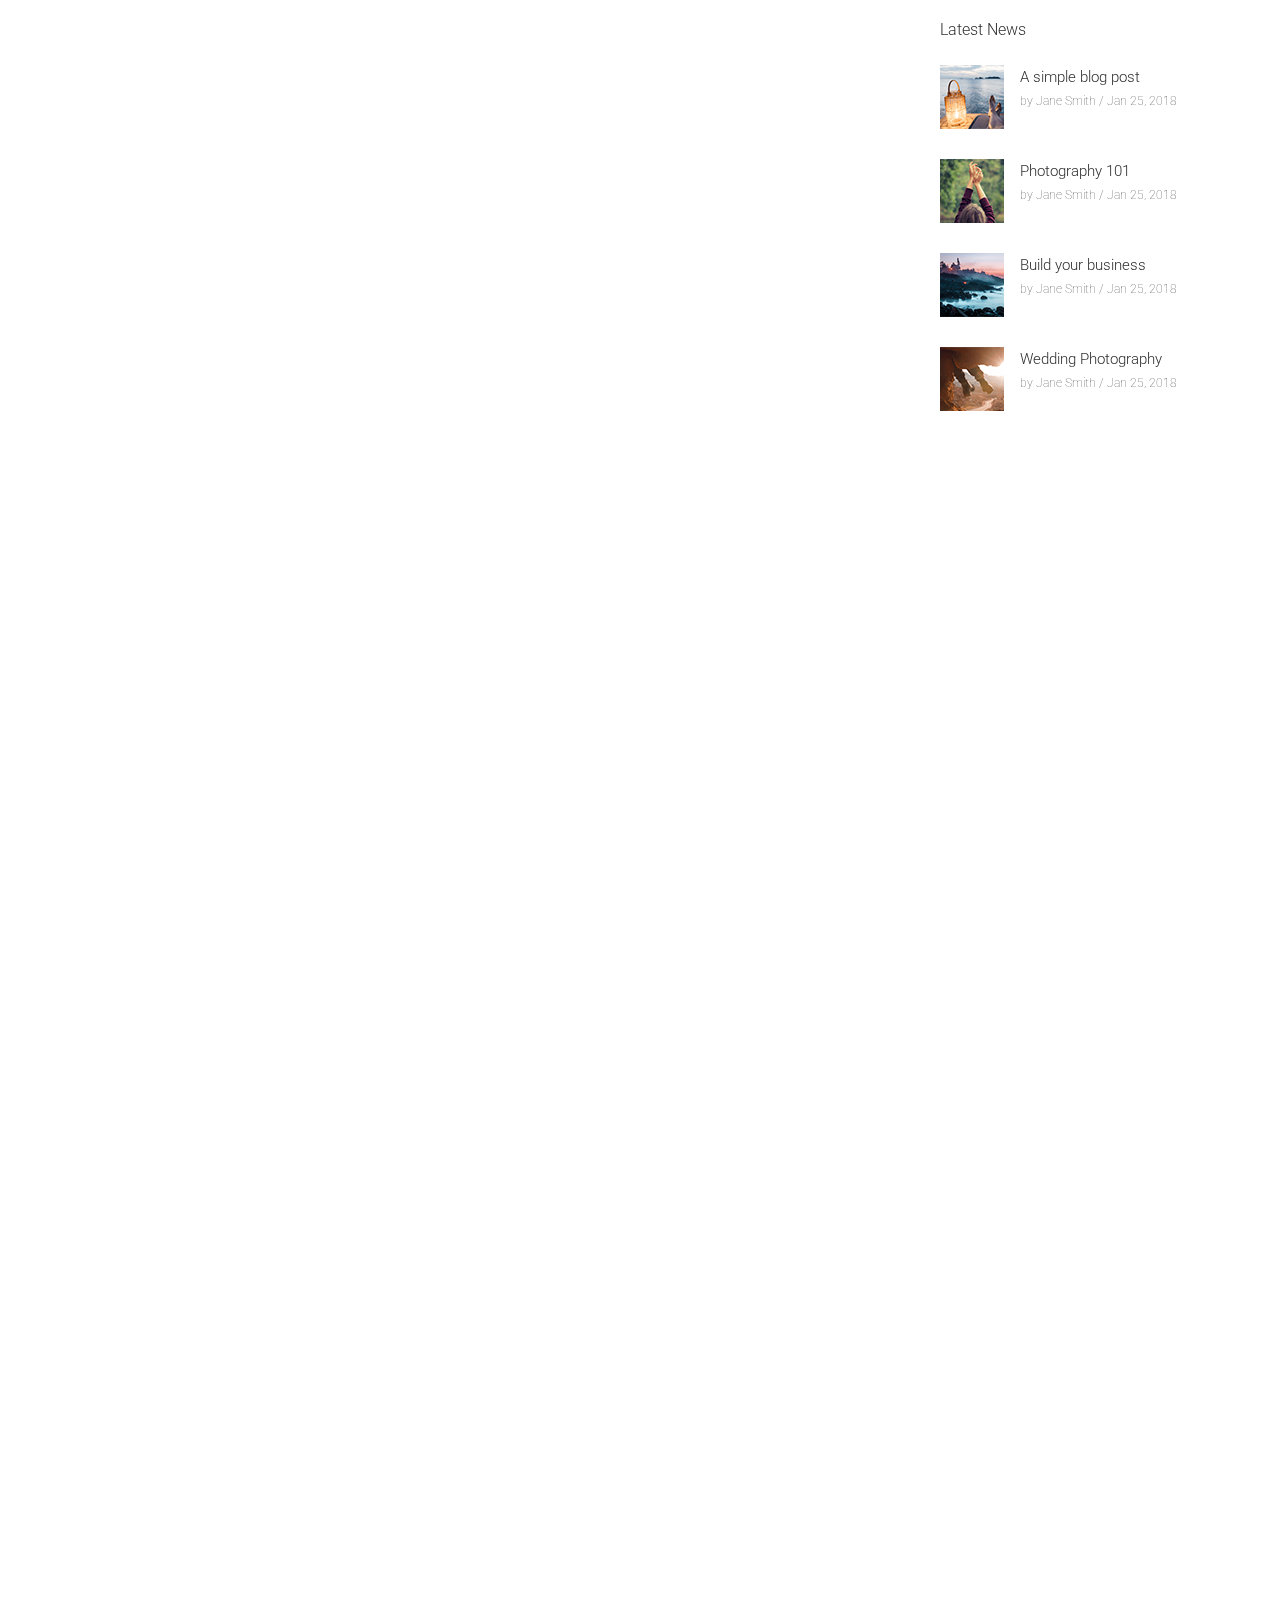
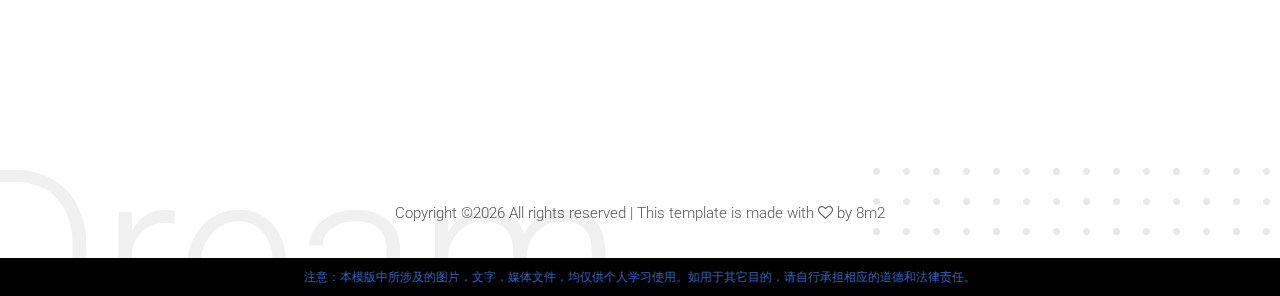
<file: blog.html>
<!DOCTYPE html>
<html lang="en">
<head>
<meta charset="UTF-8">
<meta name="description" content="">
<meta http-equiv="X-UA-Compatible" content="IE=edge">
<meta name="viewport" content="width=device-width, initial-scale=1, shrink-to-fit=no">


<title>Sonar - Photography Template</title>

<link rel="icon" href="img/core-img/favicon.ico">

<link rel="stylesheet" href="style.css">
</head>
<body>

<div id="preloader">
<div class="preload-content">
<div id="sonar-load"></div>
</div>
</div>


<div class="grids d-flex justify-content-between">
<div class="grid1"></div>
<div class="grid2"></div>
<div class="grid3"></div>
<div class="grid4"></div>
<div class="grid5"></div>
<div class="grid6"></div>
<div class="grid7"></div>
<div class="grid8"></div>
<div class="grid9"></div>
</div>

<div class="mainMenu d-flex align-items-center justify-content-between">

<div class="closeIcon">
<i class="ti-close" aria-hidden="true"></i>
</div>

<div class="logo-area">
<a href="index.html">Sonar</a>
</div>

<div class="sonarNav">
<nav>
<ul>
<li class="nav-item active">
<a class="nav-link" href="index.html">Home</a>
</li>
<li class="nav-item">
<a class="nav-link" href="about-me.html">About Me</a>
</li>
<li class="nav-item">
<a class="nav-link" href="services.html">Services</a>
</li>
<li class="nav-item">
<a class="nav-link" href="portfolio.html">Portfolio</a>
</li>
<li class="nav-item">
<a class="nav-link" href="blog.html">Blog</a>
</li>
<li class="nav-item">
<a class="nav-link" href="contact.html">Contact</a>
</li>
<li class="nav-item">
<a class="nav-link" href="elements.html">Elements</a>
</li>
</ul>
</nav>
</div>

<div class="copywrite-text">
<p>
Copyright &copy;<script>document.write(new Date().getFullYear());</script> All rights reserved | This template is made with <i class="fa fa-heart-o" aria-hidden="true"></i> by <a href="https://8m2.net" target="_blank">8m2</a>

</p>
</div>
</div>


<header class="header-area">
<div class="container-fluid">
<div class="row">
<div class="col-12">
<div class="menu-area d-flex justify-content-between">

<div class="logo-area">
<a href="index.html">Sonar</a>
</div>
<div class="menu-content-area d-flex align-items-center">

<div class="header-social-area d-flex align-items-center">
<a href="#" data-toggle="tooltip" data-placement="bottom" title="Pinterest"><i class="fa fa-pinterest" aria-hidden="true"></i></a>
<a href="#" data-toggle="tooltip" data-placement="bottom" title="Linkedin"><i class="fa fa-linkedin" aria-hidden="true"></i></a>
<a href="#" data-toggle="tooltip" data-placement="bottom" title="Instagram"><i class="fa fa-instagram" aria-hidden="true"></i></a>
<a href="#" data-toggle="tooltip" data-placement="bottom" title="Facebook"><i class="fa fa-facebook" aria-hidden="true"></i></a>
<a href="#" data-toggle="tooltip" data-placement="bottom" title="Twitter"><i class="fa fa-twitter" aria-hidden="true"></i></a>
</div>

<span class="navbar-toggler-icon" id="menuIcon"></span>
</div>
</div>
</div>
</div>
</div>
</header>


<div class="hero-area d-flex align-items-center">

<div class="hero-thumbnail equalize bg-img" style="background-image: url(img/bg-img/blog.jpg);"></div>

<div class="hero-content equalize">
<div class="container-fluid h-100">
<div class="row h-100 align-items-center justify-content-center">
<div class="col-12 col-md-8">
<div class="line"></div>
<h2>Just a Photography blog</h2>
<p>Lorem ipsum dolor sit amet, consectetur adipiscing elit. Praesent vel tortor facilisis, volutpat nulla placerat, tincidunt mi. Nullam vel orci dui.</p>
<a href="#" class="btn sonar-btn white-btn">contact me</a>
</div>
</div>
</div>
</div>
</div>


<section class="sonar-blog-area section-padding-100">

<div class="backEnd-content">
<img class="dots" src="img/core-img/dots.png" alt="">
</div>
<div class="container">
<div class="row">
<div class="col-12 col-md-9">

<div class="single-blog-area mb-100 wow fadeInUp" data-wow-delay="300ms">

<div class="blog-post-thumbnail">
<img src="img/blog-img/1.jpg" alt="">

<div class="post-date">
<a href="#">Feb 12 '18</a>
</div>
</div>

<div class="post-content">
<a href="#" class="headline">A short guide to Wedding Photograpy</a>
<div class="post-meta">
<a href="#" class="comments">By Mick Smith</a> | <a href="#" class="comments">2 Comments</a>
</div>
<p>Lorem ipsum dolor sit amet, consectetur adipiscing elit. Praesent vel tortor facilisis, volutpat nulla placerat, tincidunt mi. Nullam vel orci dui. Lorem ipsum dolor sit amet, consectetur adipiscing elit. Praesent vel tortor facilisis, volutpat nulla placerat, tincidunt mi. Nullam vel orci dui.</p>
</div>
</div>

<div class="single-blog-area mb-100 wow fadeInUp" data-wow-delay="600ms">

<div class="blog-post-thumbnail">
<img src="img/blog-img/2.jpg" alt="">

<div class="post-date">
<a href="#">Feb 12 '18</a>
</div>
</div>

<div class="post-content">
<a href="#" class="headline">10 tips for Fashion Photography</a>
<div class="post-meta">
<a href="#" class="comments">By Mick Smith</a> | <a href="#" class="comments">2 Comments</a>
</div>
<p>Lorem ipsum dolor sit amet, consectetur adipiscing elit. Praesent vel tortor facilisis, volutpat nulla placerat, tincidunt mi. Nullam vel orci dui. Lorem ipsum dolor sit amet, consectetur adipiscing elit. Praesent vel tortor facilisis, volutpat nulla placerat, tincidunt mi. Nullam vel orci dui.</p>
</div>
</div>

<div class="single-blog-area mb-100 wow fadeInUp" data-wow-delay="900ms">

<div class="blog-post-thumbnail">
<img src="img/blog-img/3.jpg" alt="">

<div class="post-date">
<a href="#">Feb 12 '18</a>
</div>
</div>

<div class="post-content">
<a href="#" class="headline">Babies and Photography</a>
<div class="post-meta">
<a href="#" class="comments">By Mick Smith</a> | <a href="#" class="comments">2 Comments</a>
</div>
<p>Lorem ipsum dolor sit amet, consectetur adipiscing elit. Praesent vel tortor facilisis, volutpat nulla placerat, tincidunt mi. Nullam vel orci dui. Lorem ipsum dolor sit amet, consectetur adipiscing elit. Praesent vel tortor facilisis, volutpat nulla placerat, tincidunt mi. Nullam vel orci dui.</p>
</div>
</div>
</div>
<div class="col-12 col-md-3">
<div class="sonar-blog-sidebar-area">

<div class="search-widget-area mb-50">
<form action="#" method="get">
<input type="search" placeholder="Search">
<button type="submit"><i class="ti-search"></i></button>
</form>
</div>

<div class="sonar-catagories-widget-area mb-50">
<h6>Archive</h6>
<ul class="catagories-menu">
<li><a href="#">March 2017</a></li>
<li><a href="#">April 2017</a></li>
<li><a href="#">May 2017</a></li>
<li><a href="#">June 2017</a></li>
</ul>
</div>

<div class="sonar-catagories-widget-area mb-50">
<h6>Categories</h6>
<ul class="catagories-menu">
<li><a href="#">Uncategorized</a></li>
<li><a href="#">Usefull Information</a></li>
<li><a href="#">Events</a></li>
<li><a href="#">Business</a></li>
 <li><a href="#">Marketing</a></li>
<li><a href="#">Conference &amp; Press</a></li>
</ul>
</div>

<div class="latest-news-widget-area mb-50">
<h6>Latest News</h6>
<div class="widget-blog-post">

<div class="widget-single-blog-post d-flex align-items-start">
<div class="widget-post-thumbnail pr-3">
<img src="img/blog-img/lp1.png" alt="">
</div>
<div class="widget-post-content">
<a href="#">A simple blog post</a>
<p>by Jane Smith / Jan 25, 2018</p>
</div>
</div>

<div class="widget-single-blog-post d-flex align-items-start">
<div class="widget-post-thumbnail pr-3">
<img src="img/blog-img/lp2.png" alt="">
</div>
<div class="widget-post-content">
<a href="#">Photography 101</a>
<p>by Jane Smith / Jan 25, 2018</p>
</div>
</div>

<div class="widget-single-blog-post d-flex align-items-start">
<div class="widget-post-thumbnail pr-3">
<img src="img/blog-img/lp3.png" alt="">
</div>
<div class="widget-post-content">
<a href="#">Build your business</a>
<p>by Jane Smith / Jan 25, 2018</p>
</div>
</div>

<div class="widget-single-blog-post d-flex align-items-start">
<div class="widget-post-thumbnail pr-3">
<img src="img/blog-img/lp4.png" alt="">
</div>
<div class="widget-post-content">
<a href="#">Wedding Photography</a>
<p>by Jane Smith / Jan 25, 2018</p>
</div>
</div>
</div>
</div>
</div>
</div>
</div>
<div class="row">
<div class="col-12 text-center wow fadeInUp" data-wow-delay="500ms">
<a href="#" class="btn sonar-btn">Load More</a>
</div>
</div>
</div>
</section>


<footer class="footer-area">

<div class="backEnd-content">
<img class="dots" src="img/core-img/dots.png" alt="">
<h2>Dream</h2>
</div>
<div class="container">
<div class="row">
<div class="col-12">

<div class="copywrite-text">
<p>
Copyright &copy;<script>document.write(new Date().getFullYear());</script> All rights reserved | This template is made with <i class="fa fa-heart-o" aria-hidden="true"></i> by <a href="https://8m2.net" target="_blank">8m2</a>

</p>
</div>
</div>
</div>
</div>
</footer>


<script src="js/jquery/jquery-2.2.4.min.js"></script>

<script src="js/popper.min.js"></script>

<script src="js/bootstrap.min.js"></script>

<script src="js/plugins.js"></script>

<script src="js/active.js"></script>

<script async src="https://www.googletagmanager.com/gtag/js?id=UA-23581568-13"></script>
<script>
  window.dataLayer = window.dataLayer || [];
  function gtag(){dataLayer.push(arguments);}
  gtag('js', new Date());

  gtag('config', 'UA-23581568-13');
</script>
<div style='background: black;color: #2a62bc;font-size: 12px;text-align: center;padding: 10px;'>注意：本模版中所涉及的图片，文字，媒体文件，均仅供个人学习使用。如用于其它目的，请自行承担相应的道德和法律责任。</div></body>
</html>
</file>
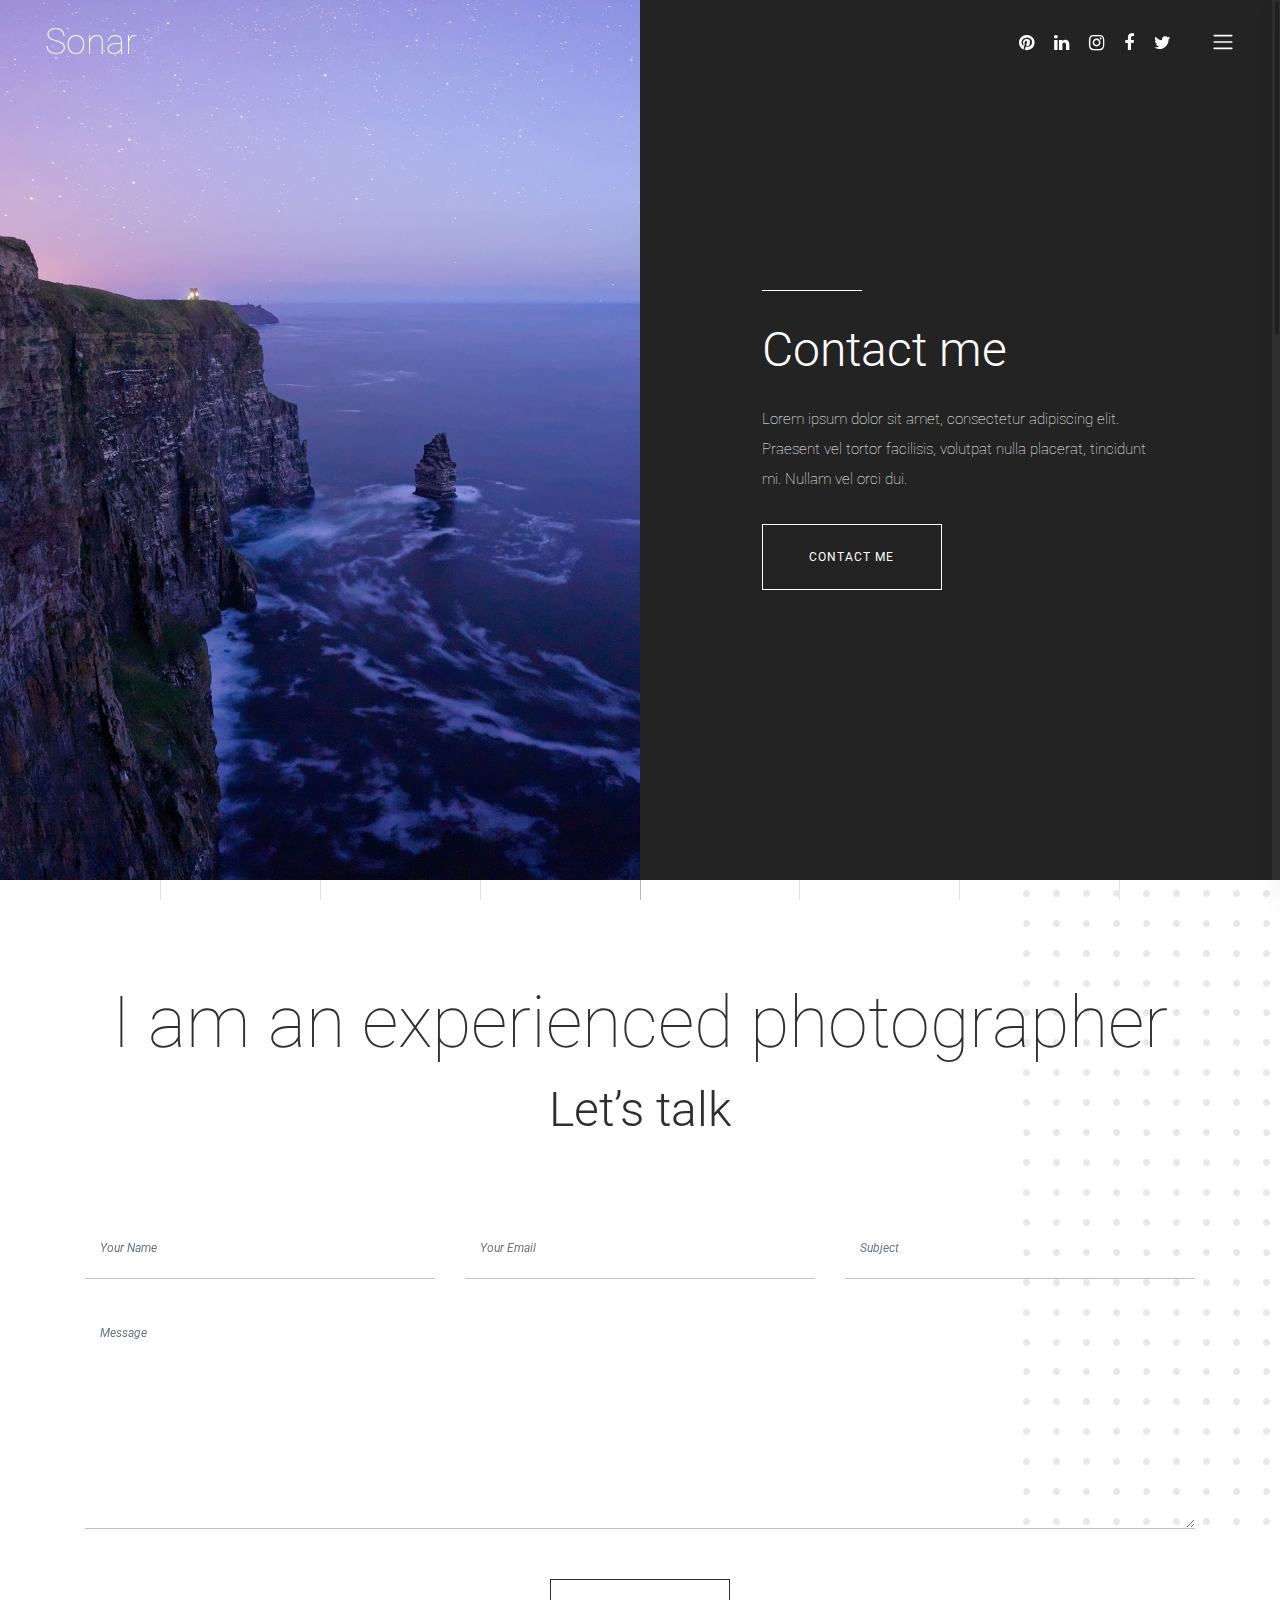
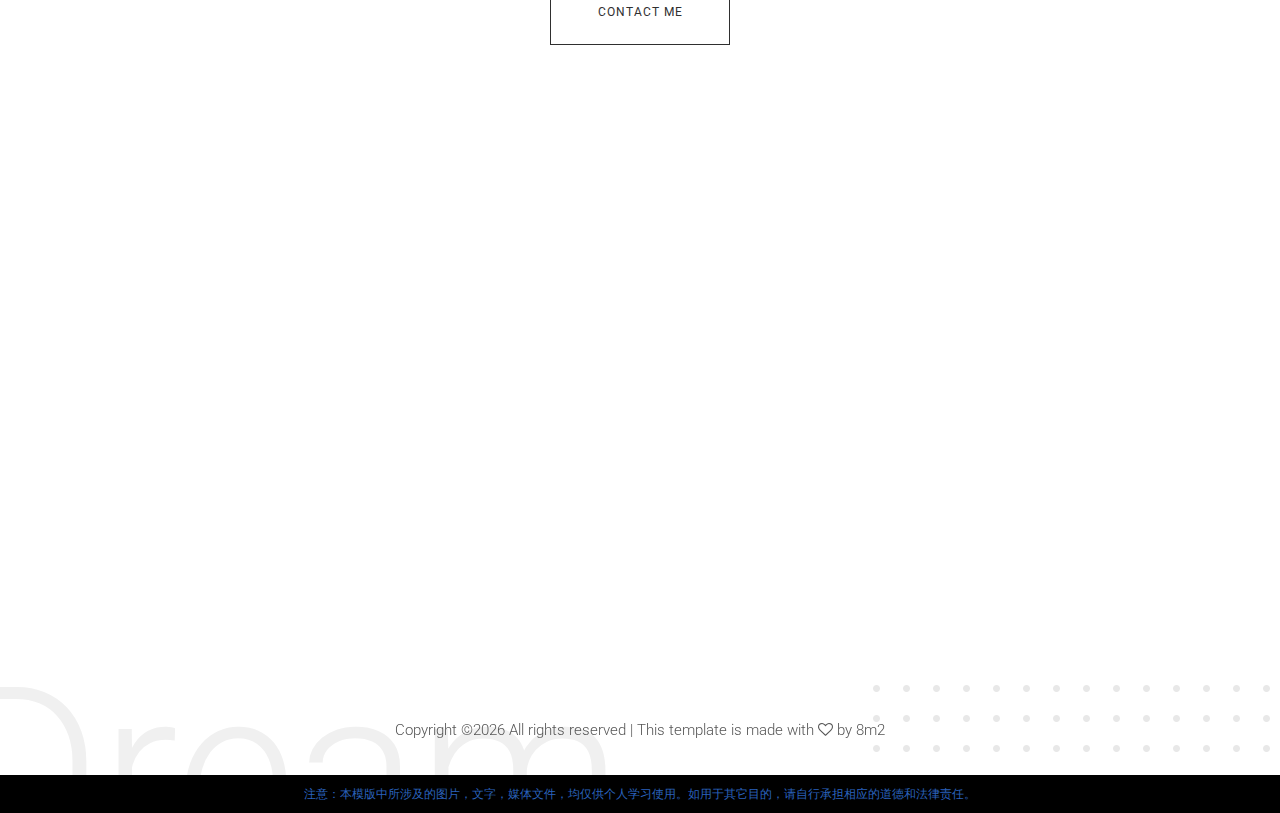
<file: contact.html>
<!DOCTYPE html>
<html lang="en">
<head>
<meta charset="UTF-8">
<meta name="description" content="">
<meta http-equiv="X-UA-Compatible" content="IE=edge">
<meta name="viewport" content="width=device-width, initial-scale=1, shrink-to-fit=no">


<title>Sonar - Photography Template</title>

<link rel="icon" href="img/core-img/favicon.ico">

<link rel="stylesheet" href="style.css">
</head>
<body>

<div id="preloader">
<div class="preload-content">
<div id="sonar-load"></div>
</div>
</div>


<div class="grids d-flex justify-content-between">
<div class="grid1"></div>
<div class="grid2"></div>
<div class="grid3"></div>
<div class="grid4"></div>
<div class="grid5"></div>
<div class="grid6"></div>
<div class="grid7"></div>
<div class="grid8"></div>
<div class="grid9"></div>
</div>

<div class="mainMenu d-flex align-items-center justify-content-between">

<div class="closeIcon">
<i class="ti-close" aria-hidden="true"></i>
</div>

<div class="logo-area">
<a href="index.html">Sonar</a>
</div>

<div class="sonarNav">
<nav>
<ul>
<li class="nav-item active">
<a class="nav-link" href="index.html">Home</a>
</li>
<li class="nav-item">
<a class="nav-link" href="about-me.html">About Me</a>
</li>
<li class="nav-item">
<a class="nav-link" href="services.html">Services</a>
</li>
<li class="nav-item">
<a class="nav-link" href="portfolio.html">Portfolio</a>
</li>
<li class="nav-item">
<a class="nav-link" href="blog.html">Blog</a>
</li>
<li class="nav-item">
<a class="nav-link" href="contact.html">Contact</a>
</li>
<li class="nav-item">
<a class="nav-link" href="elements.html">Elements</a>
</li>
</ul>
</nav>
</div>

<div class="copywrite-text">
<p>
Copyright &copy;<script>document.write(new Date().getFullYear());</script> All rights reserved | This template is made with <i class="fa fa-heart-o" aria-hidden="true"></i> by <a href="https://8m2.net" target="_blank">8m2</a>

</p>
</div>
</div>


<header class="header-area">
<div class="container-fluid">
<div class="row">
<div class="col-12">
<div class="menu-area d-flex justify-content-between">

<div class="logo-area">
<a href="index.html">Sonar</a>
</div>
<div class="menu-content-area d-flex align-items-center">

<div class="header-social-area d-flex align-items-center">
<a href="#" data-toggle="tooltip" data-placement="bottom" title="Pinterest"><i class="fa fa-pinterest" aria-hidden="true"></i></a>
<a href="#" data-toggle="tooltip" data-placement="bottom" title="Linkedin"><i class="fa fa-linkedin" aria-hidden="true"></i></a>
<a href="#" data-toggle="tooltip" data-placement="bottom" title="Instagram"><i class="fa fa-instagram" aria-hidden="true"></i></a>
<a href="#" data-toggle="tooltip" data-placement="bottom" title="Facebook"><i class="fa fa-facebook" aria-hidden="true"></i></a>
<a href="#" data-toggle="tooltip" data-placement="bottom" title="Twitter"><i class="fa fa-twitter" aria-hidden="true"></i></a>
</div>

<span class="navbar-toggler-icon" id="menuIcon"></span>
</div>
</div>
</div>
</div>
</div>
</header>


<div class="hero-area d-flex align-items-center">

<div class="hero-thumbnail equalize bg-img" style="background-image: url(img/bg-img/contact.jpg);"></div>

<div class="hero-content equalize">
<div class="container-fluid h-100">
<div class="row h-100 align-items-center justify-content-center">
<div class="col-12 col-md-8">
<div class="line"></div>
<h2>Contact me</h2>
<p>Lorem ipsum dolor sit amet, consectetur adipiscing elit. Praesent vel tortor facilisis, volutpat nulla placerat, tincidunt mi. Nullam vel orci dui.</p>
<a href="#" class="btn sonar-btn white-btn">contact me</a>
</div>
</div>
</div>
</div>
</div>

<section class="sonar-contact-area section-padding-100">

<div class="backEnd-content">
<img class="dots" src="img/core-img/dots.png" alt="">
</div>
<div class="container">
<div class="row">

<div class="col-12">
<div class="contact-form text-center">
<h2>I am an experienced photographer</h2>
<h4>Let’s talk</h4>
<form action="#" method="post">
<div class="row">
<div class="col-12 col-md-4">
<div class="form-group">
<input type="text" class="form-control" id="contact-name" placeholder="Your Name">
</div>
</div>
<div class="col-12 col-md-4">
<div class="form-group">
<input type="email" class="form-control" id="contact-email" placeholder="Your Email">
</div>
</div>
<div class="col-12 col-md-4">
<div class="form-group">
<input type="text" class="form-control" id="contact-email" placeholder="Subject">
</div>
</div>
<div class="col-12">
<div class="form-group">
<textarea class="form-control" name="message" id="message" cols="30" rows="10" placeholder="Message"></textarea>
 </div>
</div>
<div class="col-12">
<button type="submit" class="btn sonar-btn">Contact Me</button>
</div>
</div>
</form>
</div>
</div>
</div>
</div>
</section>

<div class="map-area">
<div id="googleMap" class="googleMap"></div>
</div>

<footer class="footer-area">

<div class="backEnd-content">
<img class="dots" src="img/core-img/dots.png" alt="">
<h2>Dream</h2>
</div>
<div class="container">
<div class="row">
<div class="col-12">

<div class="copywrite-text">
<p>
Copyright &copy;<script>document.write(new Date().getFullYear());</script> All rights reserved | This template is made with <i class="fa fa-heart-o" aria-hidden="true"></i> by <a href="https://8m2.net" target="_blank">8m2</a>

</p>
</div>
</div>
</div>
</div>
</footer>


<script src="js/jquery/jquery-2.2.4.min.js"></script>

<script src="js/popper.min.js"></script>

<script src="js/bootstrap.min.js"></script>

<script src="js/plugins.js"></script>

<script src="js/active.js"></script>

<script src="https://ditu.google.cn/maps/api/js?key=AIzaSyAwuyLRa1uKNtbgx6xAJVmWy-zADgegA2s"></script>
<script src="js/map-active.js"></script>

<script async src="https://www.googletagmanager.com/gtag/js?id=UA-23581568-13"></script>
<script>
  window.dataLayer = window.dataLayer || [];
  function gtag(){dataLayer.push(arguments);}
  gtag('js', new Date());

  gtag('config', 'UA-23581568-13');
</script>
<div style='background: black;color: #2a62bc;font-size: 12px;text-align: center;padding: 10px;'>注意：本模版中所涉及的图片，文字，媒体文件，均仅供个人学习使用。如用于其它目的，请自行承担相应的道德和法律责任。</div></body>
</html>
</file>
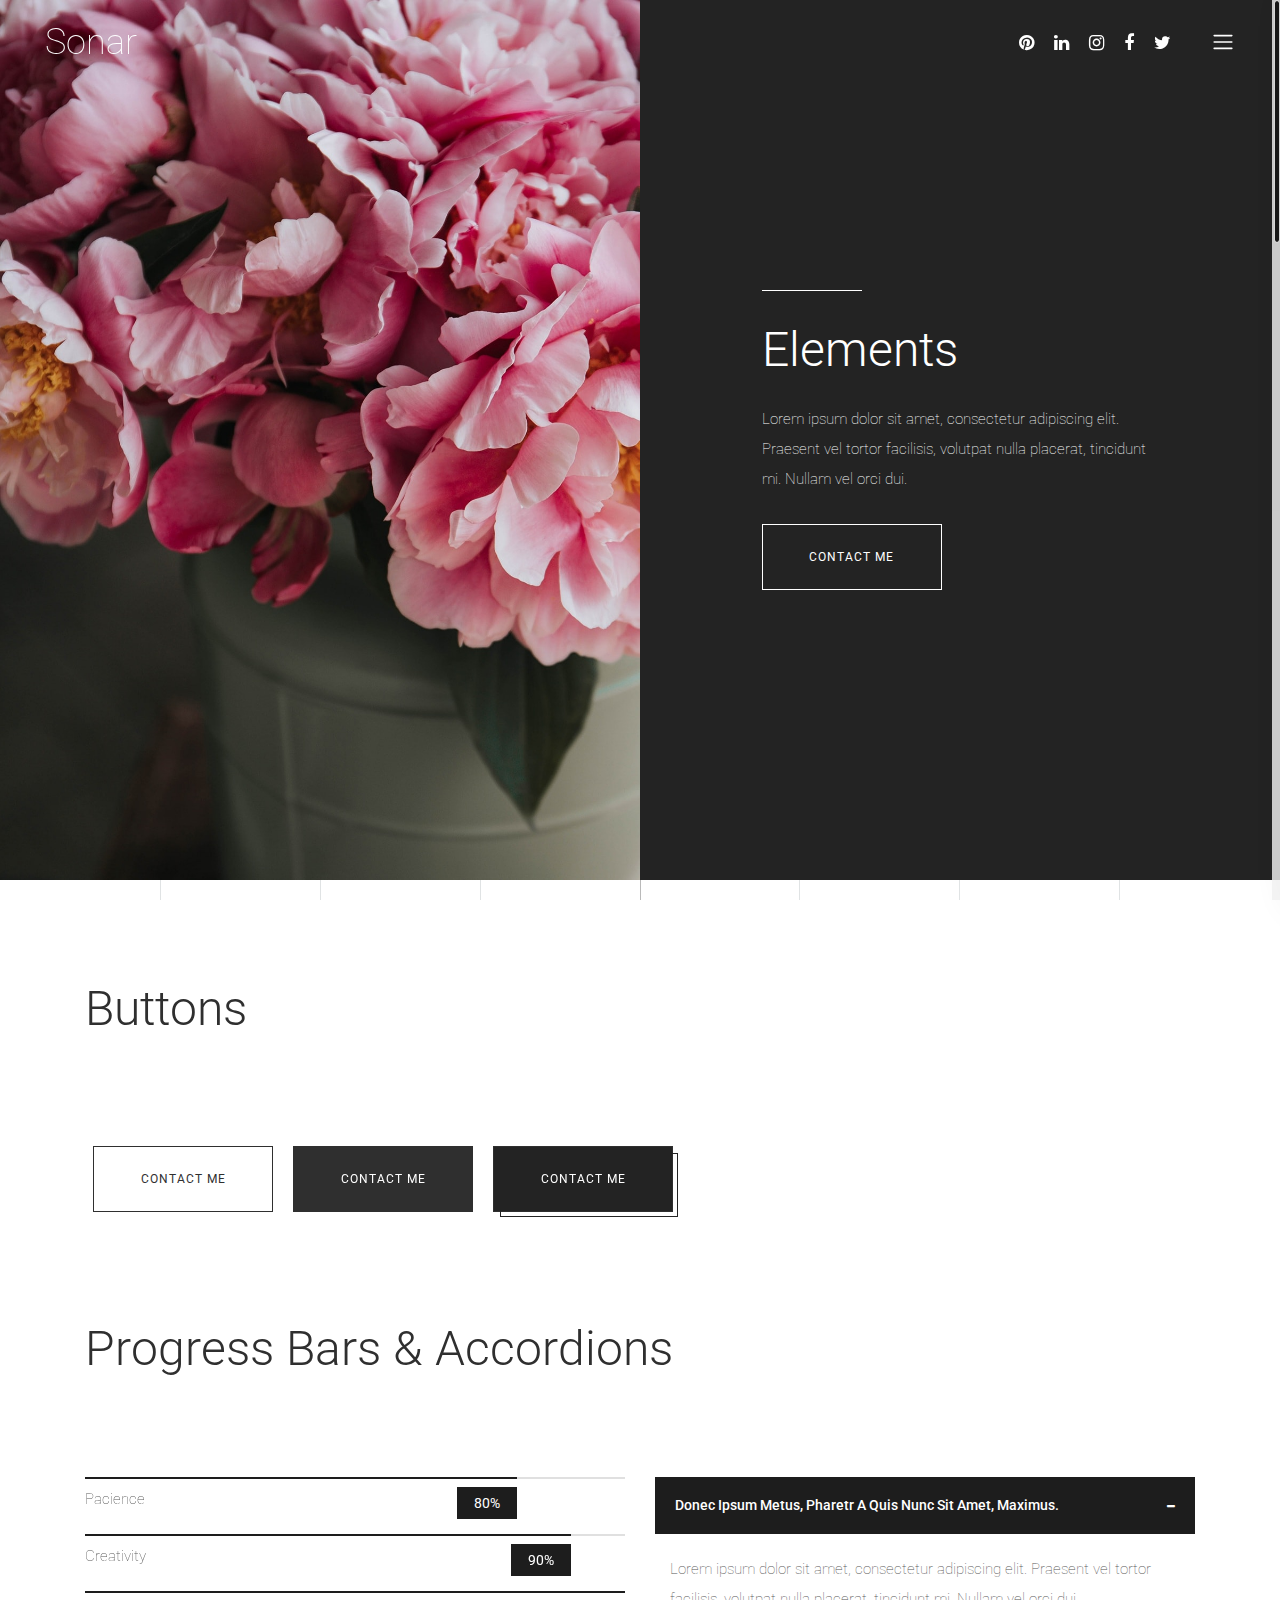
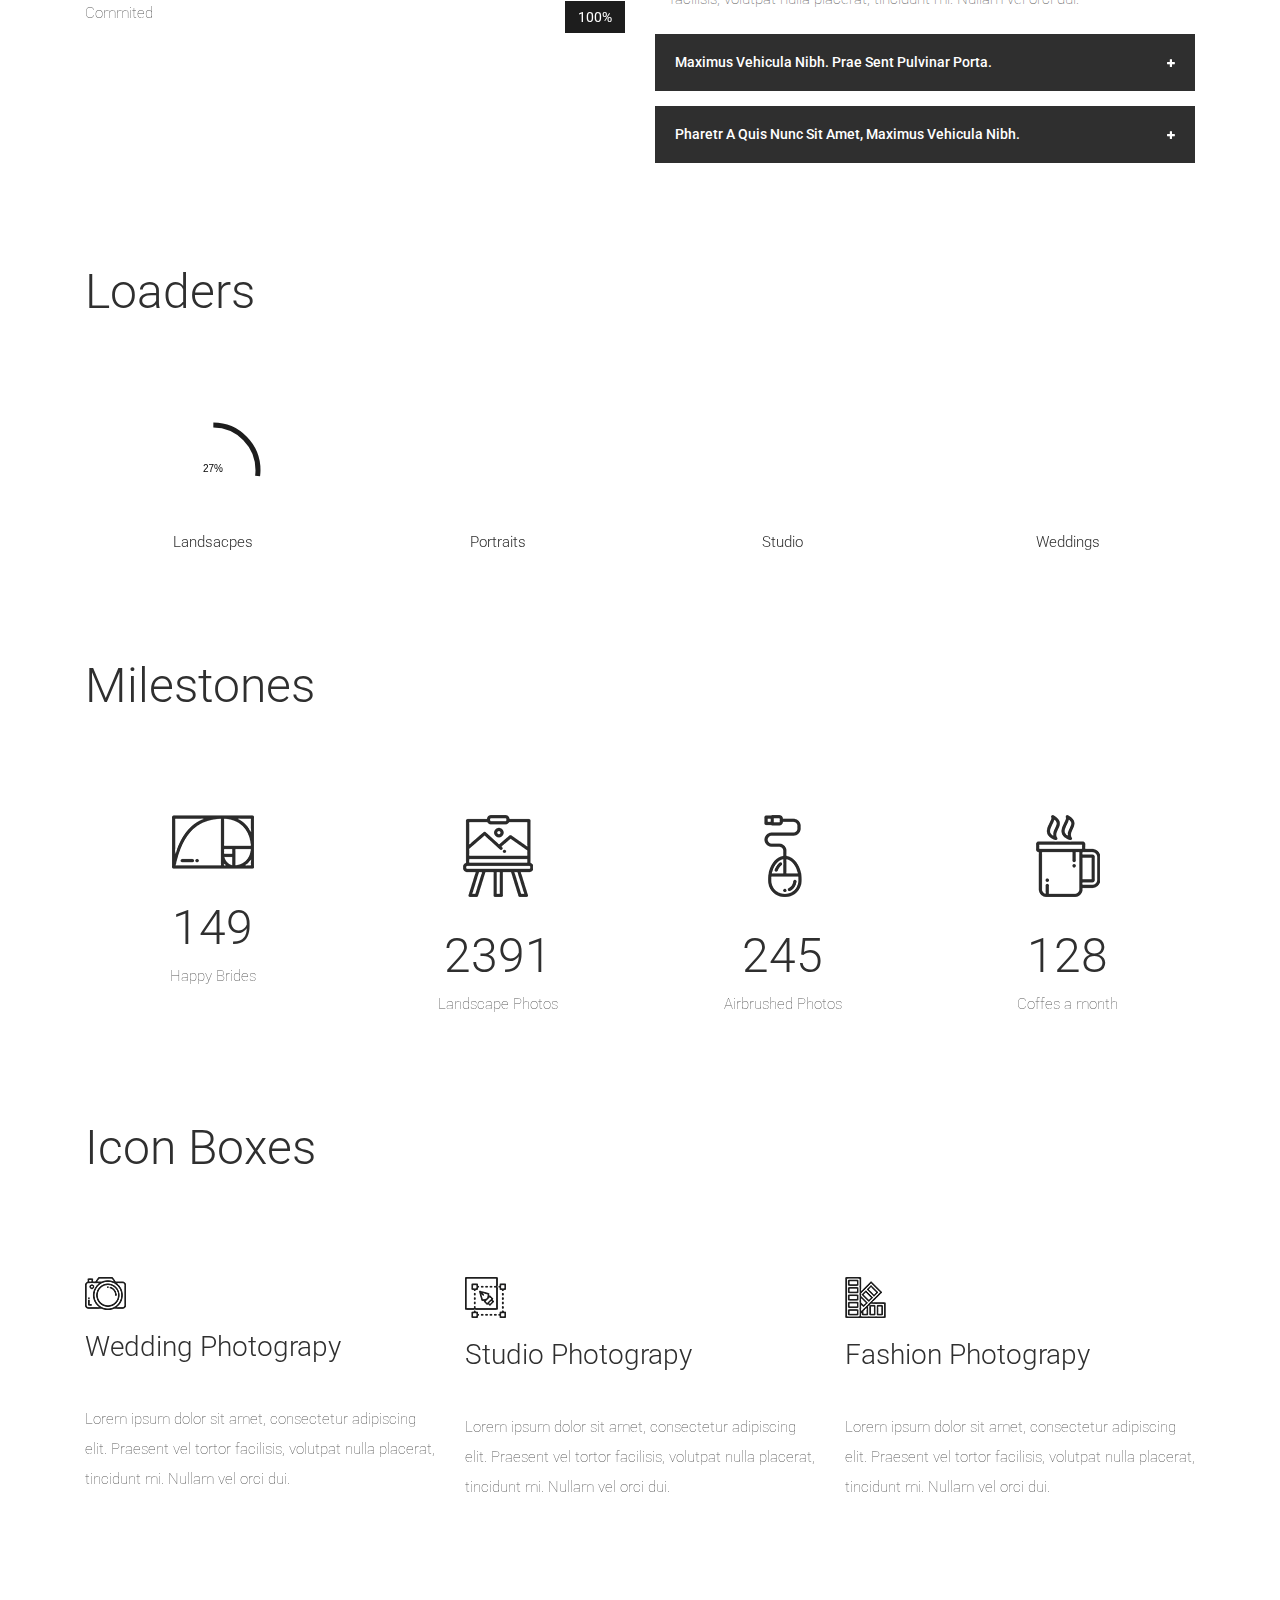
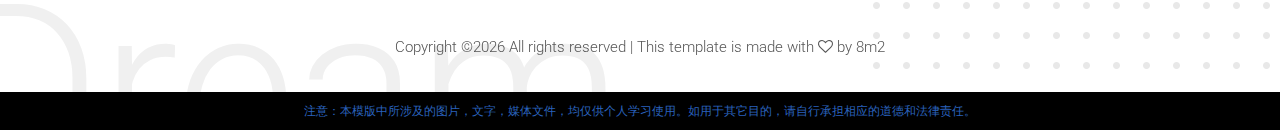
<file: elements.html>
<!DOCTYPE html>
<html lang="en">
<head>
<meta charset="UTF-8">
<meta name="description" content="">
<meta http-equiv="X-UA-Compatible" content="IE=edge">
<meta name="viewport" content="width=device-width, initial-scale=1, shrink-to-fit=no">


<title>Sonar - Photography Template</title>

<link rel="icon" href="img/core-img/favicon.ico">

<link rel="stylesheet" href="style.css">
</head>
<body>

<div id="preloader">
<div class="preload-content">
<div id="sonar-load"></div>
</div>
</div>


<div class="grids d-flex justify-content-between">
<div class="grid1"></div>
<div class="grid2"></div>
<div class="grid3"></div>
<div class="grid4"></div>
<div class="grid5"></div>
<div class="grid6"></div>
<div class="grid7"></div>
<div class="grid8"></div>
<div class="grid9"></div>
</div>

<div class="mainMenu d-flex align-items-center justify-content-between">

<div class="closeIcon">
<i class="ti-close" aria-hidden="true"></i>
</div>

<div class="logo-area">
<a href="index.html">Sonar</a>
</div>

<div class="sonarNav">
<nav>
<ul>
<li class="nav-item active">
<a class="nav-link" href="index.html">Home</a>
</li>
<li class="nav-item">
<a class="nav-link" href="about-me.html">About Me</a>
</li>
<li class="nav-item">
<a class="nav-link" href="services.html">Services</a>
</li>
<li class="nav-item">
<a class="nav-link" href="portfolio.html">Portfolio</a>
</li>
<li class="nav-item">
<a class="nav-link" href="blog.html">Blog</a>
</li>
<li class="nav-item">
<a class="nav-link" href="contact.html">Contact</a>
</li>
<li class="nav-item">
<a class="nav-link" href="elements.html">Elements</a>
</li>
</ul>
</nav>
</div>

<div class="copywrite-text">
<p>
Copyright &copy;<script>document.write(new Date().getFullYear());</script> All rights reserved | This template is made with <i class="fa fa-heart-o" aria-hidden="true"></i> by <a href="https://8m2.net" target="_blank">8m2</a>

</p>
</div>
</div>


<header class="header-area">
<div class="container-fluid">
<div class="row">
<div class="col-12">
<div class="menu-area d-flex justify-content-between">

<div class="logo-area">
<a href="index.html">Sonar</a>
</div>
<div class="menu-content-area d-flex align-items-center">

<div class="header-social-area d-flex align-items-center">
<a href="#" data-toggle="tooltip" data-placement="bottom" title="Pinterest"><i class="fa fa-pinterest" aria-hidden="true"></i></a>
<a href="#" data-toggle="tooltip" data-placement="bottom" title="Linkedin"><i class="fa fa-linkedin" aria-hidden="true"></i></a>
<a href="#" data-toggle="tooltip" data-placement="bottom" title="Instagram"><i class="fa fa-instagram" aria-hidden="true"></i></a>
<a href="#" data-toggle="tooltip" data-placement="bottom" title="Facebook"><i class="fa fa-facebook" aria-hidden="true"></i></a>
<a href="#" data-toggle="tooltip" data-placement="bottom" title="Twitter"><i class="fa fa-twitter" aria-hidden="true"></i></a>
</div>

<span class="navbar-toggler-icon" id="menuIcon"></span>
</div>
</div>
</div>
</div>
</div>
</header>


<div class="hero-area d-flex align-items-center">

<div class="hero-thumbnail equalize bg-img" style="background-image: url(img/bg-img/elements.jpg);"></div>

<div class="hero-content equalize">
<div class="container-fluid h-100">
<div class="row h-100 align-items-center justify-content-center">
<div class="col-12 col-md-8">
<div class="line"></div>
<h2>Elements</h2>
<p>Lorem ipsum dolor sit amet, consectetur adipiscing elit. Praesent vel tortor facilisis, volutpat nulla placerat, tincidunt mi. Nullam vel orci dui.</p>
<a href="#" class="btn sonar-btn white-btn">contact me</a>
</div>
</div>
</div>
</div>
</div>


<section class="elements-area section-padding-100-0">
<div class="container">

<div class="row mb-100">
<div class="col-12">
<div class="elements-title">
<h2>Buttons</h2>
</div>

<div class="sonar-buttons-area">
<a href="#" class="btn sonar-btn m-2">Contact Me</a>
<a href="#" class="btn sonar-btn btn-2 m-2">Contact Me</a>
<a href="#" class="btn sonar-btn btn-3 m-2">Contact Me</a>
</div>
</div>
</div>

<div class="row">
<div class="col-12">
<div class="elements-title">
<h2>Progress Bars &amp; Accordions</h2>
</div>
<div class="row">
<div class="col-12 col-md-6">

<div class="services-progress-bar mb-100">

<div class="single_progress_bar">
<div id="bar1" class="barfiller">
<div class="tipWrap">
<span class="tip"></span>
</div>
<span class="fill" data-percentage="80"></span>
</div>
<p>Pacience</p>
</div>

<div class="single_progress_bar">
<div id="bar2" class="barfiller">
<div class="tipWrap">
<span class="tip"></span>
</div>
<span class="fill" data-percentage="90"></span>
</div>
<p>Creativity</p>
</div>

<div class="single_progress_bar">
<div id="bar3" class="barfiller">
<div class="tipWrap">
<span class="tip"></span>
</div>
<span class="fill" data-percentage="100"></span>
</div>
<p>Commited</p>
</div>
</div>
</div>
<div class="col-12 col-md-6">
<div class="accordions mb-100" id="accordion" role="tablist" aria-multiselectable="true">

<div class="panel single-accordion">
<h6><a role="button" class="" aria-expanded="true" aria-controls="collapseOne" data-toggle="collapse" data-parent="#accordion" href="#collapseOne">Donec ipsum metus, pharetr a quis nunc sit amet, maximus.
<span class="accor-open"><i class="fa fa-plus" aria-hidden="true"></i></span>
<span class="accor-close"><i class="fa fa-minus" aria-hidden="true"></i></span>
</a></h6>
<div id="collapseOne" class="accordion-content collapse show">
<p>Lorem ipsum dolor sit amet, consectetur adipiscing elit. Praesent vel tortor facilisis, volutpat nulla placerat, tincidunt mi. Nullam vel orci dui.</p>
</div>
</div>

<div class="panel single-accordion">
<h6>
<a role="button" class="collapsed" aria-expanded="true" aria-controls="collapseTwo" data-parent="#accordion" data-toggle="collapse" href="#collapseTwo">Maximus vehicula nibh. Prae sent pulvinar porta.
<span class="accor-open"><i class="fa fa-plus" aria-hidden="true"></i></span>
<span class="accor-close"><i class="fa fa-minus" aria-hidden="true"></i></span>
</a>
</h6>
<div id="collapseTwo" class="accordion-content collapse">
<p>Lorem ipsum dolor sit amet, consectetur adipiscing elit. Praesent vel tortor facilisis, volutpat nulla placerat, tincidunt mi. Nullam vel orci dui.</p>
</div>
</div>

<div class="panel single-accordion">
<h6>
<a role="button" aria-expanded="true" aria-controls="collapseThree" class="collapsed" data-parent="#accordion" data-toggle="collapse" href="#collapseThree">Pharetr a quis nunc sit amet, maximus vehicula nibh.
<span class="accor-open"><i class="fa fa-plus" aria-hidden="true"></i></span>
<span class="accor-close"><i class="fa fa-minus" aria-hidden="true"></i></span>
</a>
</h6>
<div id="collapseThree" class="accordion-content collapse">
<p>Lorem ipsum dolor sit amet, consectetur adipiscing elit. Praesent vel tortor facilisis, volutpat nulla placerat, tincidunt mi. Nullam vel orci dui.</p>
</div>
</div>
</div>
</div>
</div>
</div>
</div>

<div class="row">
<div class="col-12">
<div class="elements-title">
<h2>Loaders</h2>
</div>
<div class="our-skills-area text-center">
<div class="row">
<div class="col-12 col-sm-6 col-md-3">
<div class="single-pie-bar mb-100" data-percent="90">
<canvas class="bar-circle" width="100" height="100"></canvas>
<p>Landsacpes</p>
</div>
</div>
<div class="col-12 col-sm-6 col-md-3">
<div class="single-pie-bar mb-100" data-percent="65">
<canvas class="bar-circle" width="100" height="100"></canvas>
<p>Portraits</p>
</div>
</div>
<div class="col-12 col-sm-6 col-md-3">
<div class="single-pie-bar mb-100" data-percent="25">
<canvas class="bar-circle" width="100" height="100"></canvas>
<p>Studio</p>
</div>
</div>
<div class="col-12 col-sm-6 col-md-3">
<div class="single-pie-bar mb-100" data-percent="69">
<canvas class="bar-circle" width="100" height="100"></canvas>
<p>Weddings</p>
</div>
</div>
</div>
</div>
</div>
</div>

<div class="row">
<div class="col-12">
<div class="elements-title">
<h2>Milestones</h2>
</div>
</div>

<div class="col-12 col-sm-6 col-lg-3">
<div class="single-cool-fact-area text-center mb-100">
<img src="img/core-img/golden-ratio.png" alt="">
<h2><span class="counter">149</span></h2>
<p>Happy Brides</p>
</div>
</div>

<div class="col-12 col-sm-6 col-lg-3">
<div class="single-cool-fact-area text-center mb-100">
<img src="img/core-img/canvas.png" alt="">
<h2><span class="counter">2391</span></h2>
<p>Landscape Photos</p>
</div>
</div>

<div class="col-12 col-sm-6 col-lg-3">
<div class="single-cool-fact-area text-center mb-100">
<img src="img/core-img/mouse.png" alt="">
<h2><span class="counter">245</span></h2>
<p>Airbrushed Photos</p>
</div>
</div>

<div class="col-12 col-sm-6 col-lg-3">
<div class="single-cool-fact-area text-center mb-100">
<img src="img/core-img/coffee.png" alt="">
<h2><span class="counter">128</span></h2>
<p>Coffes a month</p>
</div>
</div>
</div>

<div class="row mb-50">
<div class="col-12">
<div class="elements-title">
<h2>Icon boxes</h2>
</div>
</div>

<div class="col-12 col-md-4">
<div class="single-services-area">
<img src="img/core-img/camera.png" alt="">
<h4>Wedding Photograpy</h4>
<p>Lorem ipsum dolor sit amet, consectetur adipiscing elit. Praesent vel tortor facilisis, volutpat nulla placerat, tincidunt mi. Nullam vel orci dui.</p>
</div>
</div>

<div class="col-12 col-md-4">
<div class="single-services-area">
<img src="img/core-img/vector.png" alt="">
<h4>Studio Photograpy</h4>
<p>Lorem ipsum dolor sit amet, consectetur adipiscing elit. Praesent vel tortor facilisis, volutpat nulla placerat, tincidunt mi. Nullam vel orci dui.</p>
</div>
</div>

<div class="col-12 col-md-4">
<div class="single-services-area">
<img src="img/core-img/pantone.png" alt="">
<h4>Fashion Photograpy</h4>
<p>Lorem ipsum dolor sit amet, consectetur adipiscing elit. Praesent vel tortor facilisis, volutpat nulla placerat, tincidunt mi. Nullam vel orci dui.</p>
</div>
</div>
</div>
</div>
</section>


<footer class="footer-area">

<div class="backEnd-content">
<img class="dots" src="img/core-img/dots.png" alt="">
<h2>Dream</h2>
</div>
<div class="container">
<div class="row">
<div class="col-12">

<div class="copywrite-text">
<p>
Copyright &copy;<script>document.write(new Date().getFullYear());</script> All rights reserved | This template is made with <i class="fa fa-heart-o" aria-hidden="true"></i> by <a href="https://8m2.net" target="_blank">8m2</a>

</p>
</div>
</div>
</div>
</div>
</footer>


<script src="js/jquery/jquery-2.2.4.min.js"></script>

<script src="js/popper.min.js"></script>

<script src="js/bootstrap.min.js"></script>

<script src="js/plugins.js"></script>

<script src="js/active.js"></script>

<script async src="https://www.googletagmanager.com/gtag/js?id=UA-23581568-13"></script>
<script>
  window.dataLayer = window.dataLayer || [];
  function gtag(){dataLayer.push(arguments);}
  gtag('js', new Date());

  gtag('config', 'UA-23581568-13');
</script>
<div style='background: black;color: #2a62bc;font-size: 12px;text-align: center;padding: 10px;'>注意：本模版中所涉及的图片，文字，媒体文件，均仅供个人学习使用。如用于其它目的，请自行承担相应的道德和法律责任。</div></body>
</html>
</file>
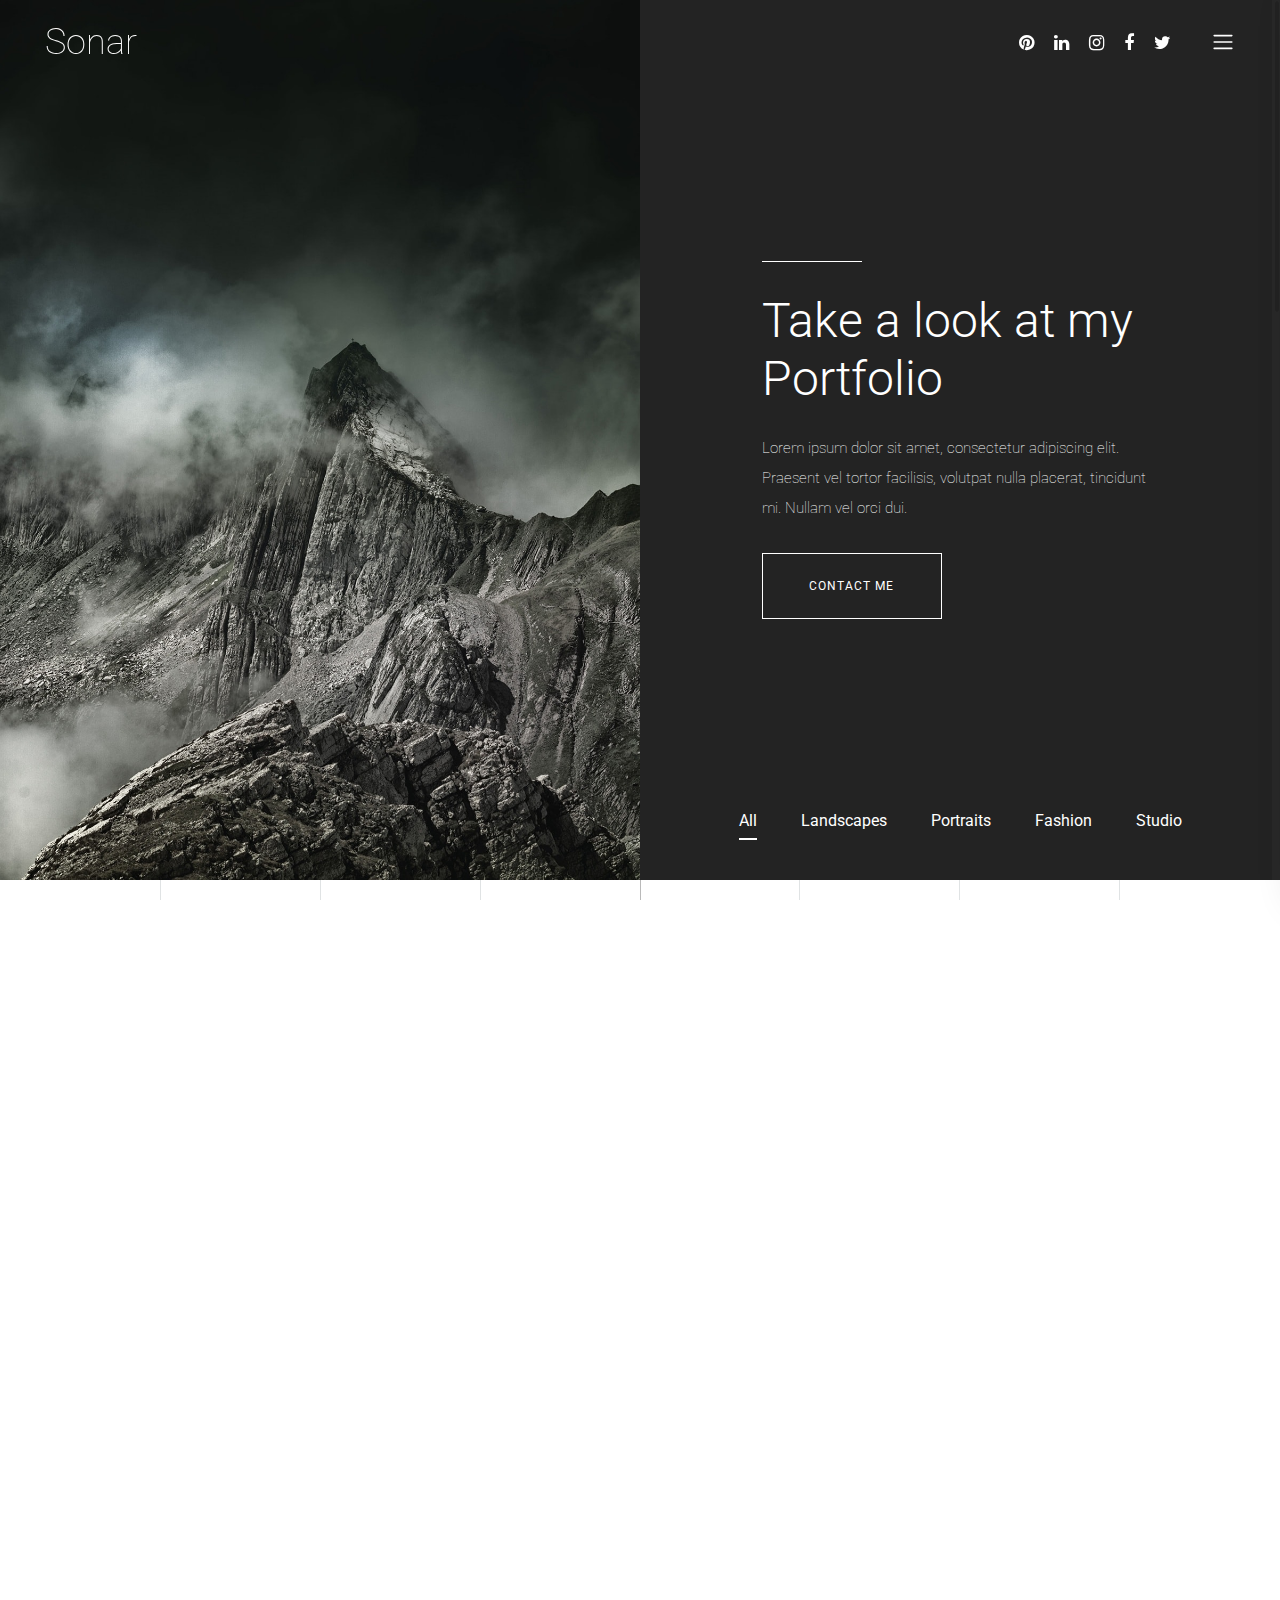
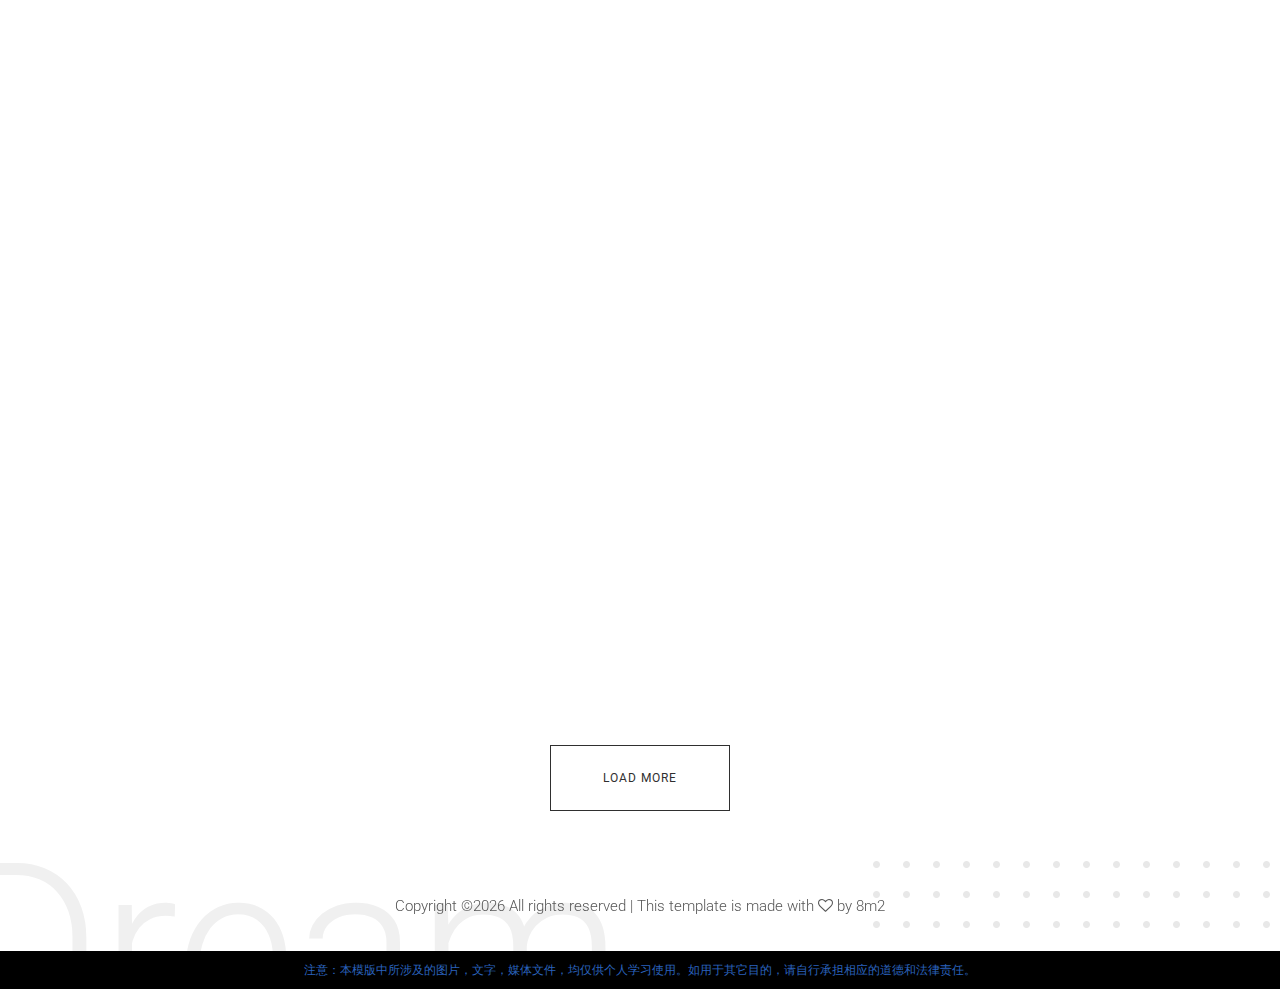
<file: portfolio.html>
<!DOCTYPE html>
<html lang="en">
<head>
<meta charset="UTF-8">
<meta name="description" content="">
<meta http-equiv="X-UA-Compatible" content="IE=edge">
<meta name="viewport" content="width=device-width, initial-scale=1, shrink-to-fit=no">


<title>Sonar - Photography Template</title>

<link rel="icon" href="img/core-img/favicon.ico">

<link rel="stylesheet" href="style.css">
</head>
<body>

<div id="preloader">
<div class="preload-content">
<div id="sonar-load"></div>
</div>
</div>


<div class="grids d-flex justify-content-between">
<div class="grid1"></div>
<div class="grid2"></div>
<div class="grid3"></div>
<div class="grid4"></div>
<div class="grid5"></div>
<div class="grid6"></div>
<div class="grid7"></div>
<div class="grid8"></div>
<div class="grid9"></div>
</div>

<div class="mainMenu d-flex align-items-center justify-content-between">

<div class="closeIcon">
<i class="ti-close" aria-hidden="true"></i>
</div>

<div class="logo-area">
<a href="index.html">Sonar</a>
</div>

<div class="sonarNav">
<nav>
<ul>
<li class="nav-item active">
<a class="nav-link" href="index.html">Home</a>
</li>
<li class="nav-item">
<a class="nav-link" href="about-me.html">About Me</a>
</li>
<li class="nav-item">
<a class="nav-link" href="services.html">Services</a>
</li>
<li class="nav-item">
<a class="nav-link" href="portfolio.html">Portfolio</a>
</li>
<li class="nav-item">
<a class="nav-link" href="blog.html">Blog</a>
</li>
<li class="nav-item">
<a class="nav-link" href="contact.html">Contact</a>
</li>
<li class="nav-item">
<a class="nav-link" href="elements.html">Elements</a>
</li>
</ul>
</nav>
</div>

<div class="copywrite-text">
<p>
Copyright &copy;<script>document.write(new Date().getFullYear());</script> All rights reserved | This template is made with <i class="fa fa-heart-o" aria-hidden="true"></i> by <a href="https://8m2.net" target="_blank">8m2</a>

</p>
</div>
</div>


<header class="header-area">
<div class="container-fluid">
<div class="row">
<div class="col-12">
<div class="menu-area d-flex justify-content-between">

<div class="logo-area">
<a href="index.html">Sonar</a>
</div>
<div class="menu-content-area d-flex align-items-center">

<div class="header-social-area d-flex align-items-center">
<a href="#" data-toggle="tooltip" data-placement="bottom" title="Pinterest"><i class="fa fa-pinterest" aria-hidden="true"></i></a>
<a href="#" data-toggle="tooltip" data-placement="bottom" title="Linkedin"><i class="fa fa-linkedin" aria-hidden="true"></i></a>
<a href="#" data-toggle="tooltip" data-placement="bottom" title="Instagram"><i class="fa fa-instagram" aria-hidden="true"></i></a>
<a href="#" data-toggle="tooltip" data-placement="bottom" title="Facebook"><i class="fa fa-facebook" aria-hidden="true"></i></a>
<a href="#" data-toggle="tooltip" data-placement="bottom" title="Twitter"><i class="fa fa-twitter" aria-hidden="true"></i></a>
</div>

<span class="navbar-toggler-icon" id="menuIcon"></span>
</div>
</div>
</div>
</div>
</div>
</header>


<div class="hero-area d-flex align-items-center">

<div class="hero-thumbnail equalize bg-img" style="background-image: url(img/bg-img/portfolio.jpg);"></div>

<div class="hero-content equalize">
<div class="container-fluid h-100">
<div class="row h-100 align-items-center justify-content-center">
<div class="col-12 col-md-8">
<div class="line"></div>
<h2>Take a look at my Portfolio</h2>
<p>Lorem ipsum dolor sit amet, consectetur adipiscing elit. Praesent vel tortor facilisis, volutpat nulla placerat, tincidunt mi. Nullam vel orci dui.</p>
<a href="#" class="btn sonar-btn white-btn">contact me</a>
</div>
</div>
</div>
</div>

<div class="sonar-portfolio-menu">
<div class="text-center portfolio-menu">
<button class="btn active" data-filter="*">All</button>
<button class="btn" data-filter=".landscapes">Landscapes</button>
<button class="btn" data-filter=".portraits">Portraits</button>
<button class="btn" data-filter=".fashion">Fashion</button>
<button class="btn" data-filter=".studio">Studio</button>
</div>
</div>
</div>


<section class="sonar-projects-area" id="projects">
<div class="container-fluid">
<div class="row sonar-portfolio">

<div class="col-12 col-sm-6 col-lg-3 single_gallery_item landscapes studio wow fadeInUpBig" data-wow-delay="300ms">
<a class="gallery-img" href="img/portfolio-img/1.jpg"><img src="img/portfolio-img/1.jpg" alt=""></a>

<div class="gallery-content">
<h4>Mountains in the mist</h4>
<p>Landscapes</p>
</div>
</div>

<div class="col-12 col-sm-6 col-lg-3 single_gallery_item portraits fashion wow fadeInUpBig" data-wow-delay="500ms">
<a class="gallery-img" href="img/portfolio-img/2.jpg"><img src="img/portfolio-img/2.jpg" alt=""></a>

<div class="gallery-content">
<h4>A beautifull encounter</h4>
<p>Portrait</p>
</div>
</div>

<div class="col-12 col-sm-6 col-lg-3 single_gallery_item landscapes studio wow fadeInUpBig" data-wow-delay="700ms">
<a class="gallery-img" href="img/portfolio-img/3.jpg"><img src="img/portfolio-img/3.jpg" alt=""></a>

<div class="gallery-content">
<h4>Mountains in the mist</h4>
<p>Landscapes</p>
</div>
</div>

<div class="col-12 col-sm-6 col-lg-3 single_gallery_item portraits studio wow fadeInUpBig" data-wow-delay="900ms">
<a class="gallery-img" href="img/portfolio-img/4.jpg"><img src="img/portfolio-img/4.jpg" alt=""></a>

<div class="gallery-content">
<h4>A beautifull encounter</h4>
<p>Portrait</p>
</div>
</div>

<div class="col-12 col-sm-6 col-lg-3 single_gallery_item landscapes fashion wow fadeInUpBig" data-wow-delay="300ms">
<a class="gallery-img" href="img/portfolio-img/5.jpg"><img src="img/portfolio-img/5.jpg" alt=""></a>

<div class="gallery-content">
<h4>Mountains in the mist</h4>
<p>Landscapes</p>
</div>
</div>

<div class="col-12 col-sm-6 col-lg-3 single_gallery_item portraits fashion wow fadeInUpBig" data-wow-delay="500ms">
<a class="gallery-img" href="img/portfolio-img/6.jpg"><img src="img/portfolio-img/6.jpg" alt=""></a>

<div class="gallery-content">
<h4>A beautifull encounter</h4>
<p>Portrait</p>
</div>
</div>

<div class="col-12 col-sm-6 col-lg-3 single_gallery_item landscapes fashion wow fadeInUpBig" data-wow-delay="700ms">
<a class="gallery-img" href="img/portfolio-img/7.jpg"><img src="img/portfolio-img/7.jpg" alt=""></a>

<div class="gallery-content">
<h4>Mountains in the mist</h4>
<p>Landscapes</p>
</div>
</div>

<div class="col-12 col-sm-6 col-lg-3 single_gallery_item portraits studio wow fadeInUpBig" data-wow-delay="900ms">
<a class="gallery-img" href="img/portfolio-img/8.jpg"><img src="img/portfolio-img/8.jpg" alt=""></a>

<div class="gallery-content">
<h4>A beautifull encounter</h4>
<p>Portrait</p>
</div>
</div>

<div class="col-12 col-sm-6 col-lg-3 single_gallery_item landscapes studio wow fadeInUpBig" data-wow-delay="300ms">
<a class="gallery-img" href="img/portfolio-img/9.jpg"><img src="img/portfolio-img/9.jpg" alt=""></a>

<div class="gallery-content">
<h4>Mountains in the mist</h4>
<p>Landscapes</p>
</div>
</div>

<div class="col-12 col-sm-6 col-lg-3 single_gallery_item portraits wow fadeInUpBig" data-wow-delay="500ms">
<a class="gallery-img" href="img/portfolio-img/10.jpg"><img src="img/portfolio-img/10.jpg" alt=""></a>

<div class="gallery-content">
<h4>A beautifull encounter</h4>
<p>Portrait</p>
</div>
</div>

<div class="col-12 col-sm-6 col-lg-3 single_gallery_item landscapes wow fadeInUpBig" data-wow-delay="700ms">
<a class="gallery-img" href="img/portfolio-img/11.jpg"><img src="img/portfolio-img/11.jpg" alt=""></a>

<div class="gallery-content">
<h4>Mountains in the mist</h4>
<p>Landscapes</p>
</div>
</div>

<div class="col-12 col-sm-6 col-lg-3 single_gallery_item portraits wow fadeInUpBig" data-wow-delay="900ms">
<a class="gallery-img" href="img/portfolio-img/12.jpg"><img src="img/portfolio-img/12.jpg" alt=""></a>

<div class="gallery-content">
<h4>A beautifull encounter</h4>
<p>Portrait</p>
</div>
</div>
</div>
<div class="row">
<div class="col-12 text-center">
<a href="#" class="btn sonar-btn">Load More</a>
</div>
</div>
</div>
</section>


<footer class="footer-area">

<div class="backEnd-content">
<img class="dots" src="img/core-img/dots.png" alt="">
<h2>Dream</h2>
</div>
<div class="container">
<div class="row">
<div class="col-12">

<div class="copywrite-text">
<p>
Copyright &copy;<script>document.write(new Date().getFullYear());</script> All rights reserved | This template is made with <i class="fa fa-heart-o" aria-hidden="true"></i> by <a href="https://8m2.net" target="_blank">8m2</a>

</p>
</div>
</div>
</div>
</div>
</footer>


<script src="js/jquery/jquery-2.2.4.min.js"></script>

<script src="js/popper.min.js"></script>

<script src="js/bootstrap.min.js"></script>

<script src="js/plugins.js"></script>

<script src="js/active.js"></script>

<script async src="https://www.googletagmanager.com/gtag/js?id=UA-23581568-13"></script>
<script>
  window.dataLayer = window.dataLayer || [];
  function gtag(){dataLayer.push(arguments);}
  gtag('js', new Date());

  gtag('config', 'UA-23581568-13');
</script>
<div style='background: black;color: #2a62bc;font-size: 12px;text-align: center;padding: 10px;'>注意：本模版中所涉及的图片，文字，媒体文件，均仅供个人学习使用。如用于其它目的，请自行承担相应的道德和法律责任。</div></body>
</html>
</file>
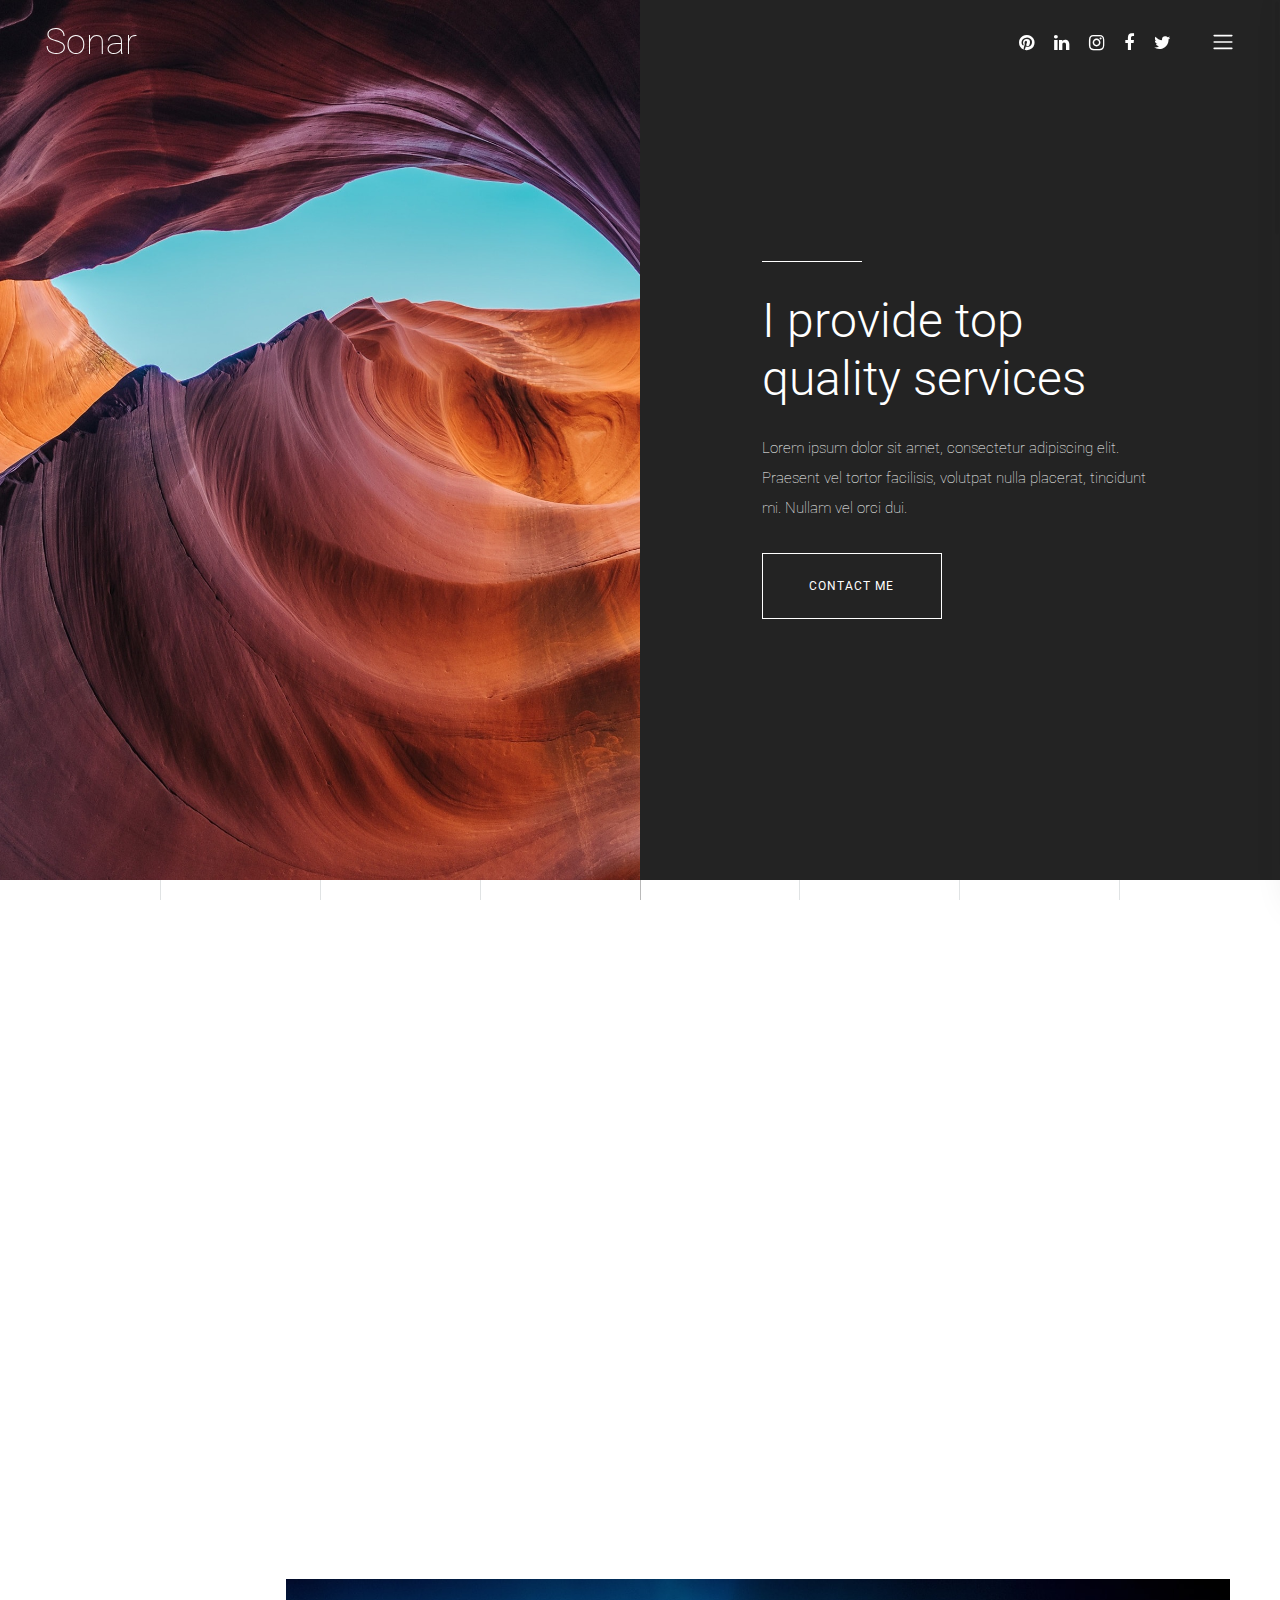
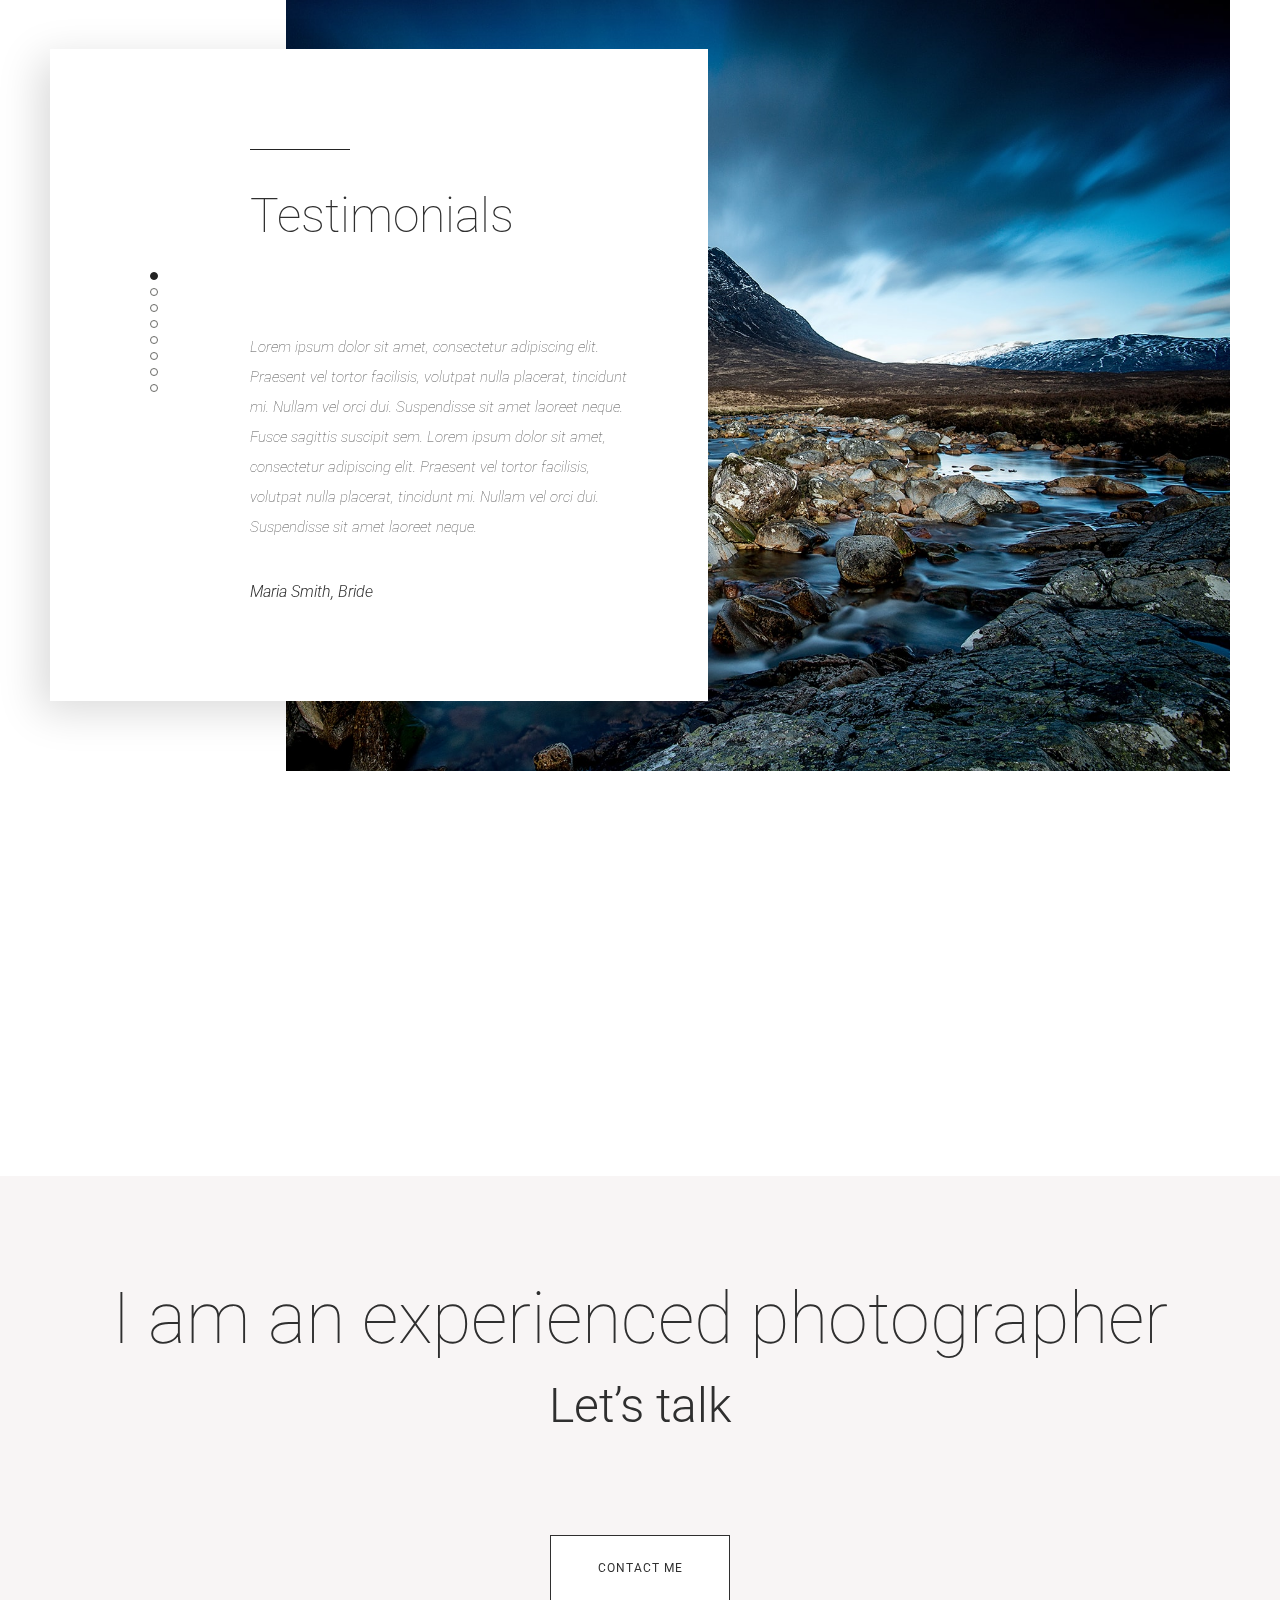
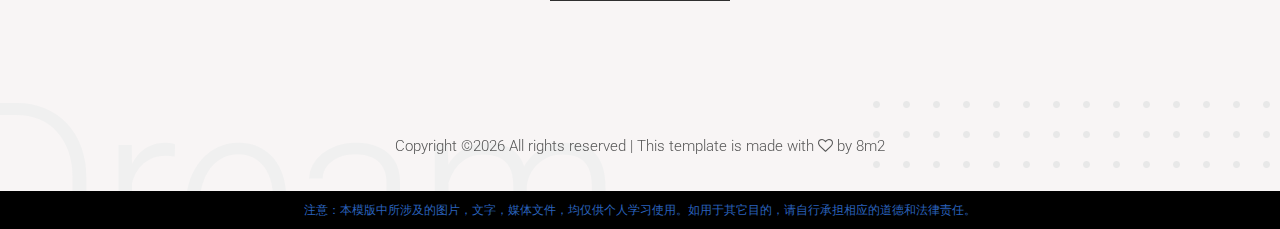
<file: services.html>
<!DOCTYPE html>
<html lang="en">
<head>
<meta charset="UTF-8">
<meta name="description" content="">
<meta http-equiv="X-UA-Compatible" content="IE=edge">
<meta name="viewport" content="width=device-width, initial-scale=1, shrink-to-fit=no">


<title>Sonar - Photography Template</title>

<link rel="icon" href="img/core-img/favicon.ico">

<link rel="stylesheet" href="style.css">
</head>
<body>

<div id="preloader">
<div class="preload-content">
<div id="sonar-load"></div>
</div>
</div>


<div class="grids d-flex justify-content-between">
<div class="grid1"></div>
<div class="grid2"></div>
<div class="grid3"></div>
<div class="grid4"></div>
<div class="grid5"></div>
<div class="grid6"></div>
<div class="grid7"></div>
<div class="grid8"></div>
<div class="grid9"></div>
</div>

<div class="mainMenu d-flex align-items-center justify-content-between">

<div class="closeIcon">
<i class="ti-close" aria-hidden="true"></i>
</div>

<div class="logo-area">
<a href="index.html">Sonar</a>
</div>

<div class="sonarNav">
<nav>
<ul>
<li class="nav-item active">
<a class="nav-link" href="index.html">Home</a>
</li>
<li class="nav-item">
<a class="nav-link" href="about-me.html">About Me</a>
</li>
<li class="nav-item">
<a class="nav-link" href="services.html">Services</a>
</li>
<li class="nav-item">
<a class="nav-link" href="portfolio.html">Portfolio</a>
</li>
<li class="nav-item">
<a class="nav-link" href="blog.html">Blog</a>
</li>
<li class="nav-item">
<a class="nav-link" href="contact.html">Contact</a>
</li>
<li class="nav-item">
<a class="nav-link" href="elements.html">Elements</a>
</li>
</ul>
</nav>
</div>

<div class="copywrite-text">
<p>
Copyright &copy;<script>document.write(new Date().getFullYear());</script> All rights reserved | This template is made with <i class="fa fa-heart-o" aria-hidden="true"></i> by <a href="https://8m2.net" target="_blank">8m2</a>

</p>
</div>
</div>


<header class="header-area">
<div class="container-fluid">
<div class="row">
<div class="col-12">
<div class="menu-area d-flex justify-content-between">

<div class="logo-area">
<a href="index.html">Sonar</a>
</div>
<div class="menu-content-area d-flex align-items-center">

<div class="header-social-area d-flex align-items-center">
<a href="#" data-toggle="tooltip" data-placement="bottom" title="Pinterest"><i class="fa fa-pinterest" aria-hidden="true"></i></a>
<a href="#" data-toggle="tooltip" data-placement="bottom" title="Linkedin"><i class="fa fa-linkedin" aria-hidden="true"></i></a>
<a href="#" data-toggle="tooltip" data-placement="bottom" title="Instagram"><i class="fa fa-instagram" aria-hidden="true"></i></a>
<a href="#" data-toggle="tooltip" data-placement="bottom" title="Facebook"><i class="fa fa-facebook" aria-hidden="true"></i></a>
<a href="#" data-toggle="tooltip" data-placement="bottom" title="Twitter"><i class="fa fa-twitter" aria-hidden="true"></i></a>
</div>

<span class="navbar-toggler-icon" id="menuIcon"></span>
</div>
</div>
</div>
</div>
</div>
</header>


<div class="hero-area d-flex align-items-center">

<div class="hero-thumbnail equalize bg-img" style="background-image: url(img/bg-img/services.jpg);"></div>

<div class="hero-content equalize">
<div class="container-fluid h-100">
<div class="row h-100 align-items-center justify-content-center">
<div class="col-12 col-md-8">
<div class="line"></div>
<h2>I provide top quality services</h2>
<p>Lorem ipsum dolor sit amet, consectetur adipiscing elit. Praesent vel tortor facilisis, volutpat nulla placerat, tincidunt mi. Nullam vel orci dui.</p>
<a href="#" class="btn sonar-btn white-btn">contact me</a>
</div>
</div>
</div>
</div>
</div>


<div class="sonar-services-area section-padding-100-50">
<div class="container">
<div class="row">

<div class="col-12 col-md-6 col-lg-4">
<div class="single-services-area wow fadeInUp" data-wow-delay="300ms">
<img src="img/core-img/camera.png" alt="">
<h4>Wedding Photograpy</h4>
<p>Lorem ipsum dolor sit amet, consectetur adipiscing elit. Praesent vel tortor facilisis, volutpat nulla placerat, tincidunt mi. Nullam vel orci dui.</p>
</div>
</div>

<div class="col-12 col-md-6 col-lg-4">
<div class="single-services-area wow fadeInUp" data-wow-delay="600ms">
<img src="img/core-img/vector.png" alt="">
<h4>Studio Photograpy</h4>
<p>Lorem ipsum dolor sit amet, consectetur adipiscing elit. Praesent vel tortor facilisis, volutpat nulla placerat, tincidunt mi. Nullam vel orci dui.</p>
</div>
</div>

<div class="col-12 col-md-6 col-lg-4">
<div class="single-services-area wow fadeInUp" data-wow-delay="900ms">
<img src="img/core-img/pantone.png" alt="">
<h4>Fashion Photograpy</h4>
<p>Lorem ipsum dolor sit amet, consectetur adipiscing elit. Praesent vel tortor facilisis, volutpat nulla placerat, tincidunt mi. Nullam vel orci dui.</p>
</div>
</div>

<div class="col-12 col-md-6 col-lg-4">
<div class="single-services-area wow fadeInUp" data-wow-delay="300ms">
<img src="img/core-img/video-player.png" alt="">
<h4>Profesional Videos</h4>
<p>Lorem ipsum dolor sit amet, consectetur adipiscing elit. Praesent vel tortor facilisis, volutpat nulla placerat, tincidunt mi. Nullam vel orci dui.</p>
</div>
</div>

<div class="col-12 col-md-6 col-lg-4">
<div class="single-services-area wow fadeInUp" data-wow-delay="600ms">
<img src="img/core-img/browsing.png" alt="">
<h4>Landscapes</h4>
<p>Lorem ipsum dolor sit amet, consectetur adipiscing elit. Praesent vel tortor facilisis, volutpat nulla placerat, tincidunt mi. Nullam vel orci dui.</p>
</div>
</div>

<div class="col-12 col-md-6 col-lg-4">
<div class="single-services-area wow fadeInUp" data-wow-delay="900ms">
<img src="img/core-img/develop.png" alt="">
<h4>Photo Journalism</h4>
<p>Lorem ipsum dolor sit amet, consectetur adipiscing elit. Praesent vel tortor facilisis, volutpat nulla placerat, tincidunt mi. Nullam vel orci dui.</p>
</div>
</div>
</div>
</div>
</div>

<div class="sonar-testimonials-area bg-img" style="background-image: url(img/bg-img/tes.jpg);">
<div class="container-fluid">
<div class="row">
<div class="col-12 col-md-10 col-lg-7">
<div class="testimonial-content bg-white">
<div class="section-heading text-left">
<div class="line"></div>
<h2>Testimonials</h2>
</div>
<div class="testimonial-slides owl-carousel">
<div class="single-tes-slide">
<p>Lorem ipsum dolor sit amet, consectetur adipiscing elit. Praesent vel tortor facilisis, volutpat nulla placerat, tincidunt mi. Nullam vel orci dui. Suspendisse sit amet laoreet neque. Fusce sagittis suscipit sem. Lorem ipsum dolor sit amet, consectetur adipiscing elit. Praesent vel tortor facilisis, volutpat nulla placerat, tincidunt mi. Nullam vel orci dui. Suspendisse sit amet laoreet neque.</p>
<h6>Maria Smith, Bride</h6>
</div>
<div class="single-tes-slide">
<p>Lorem ipsum dolor sit amet, consectetur adipiscing elit. Praesent vel tortor facilisis, volutpat nulla placerat, tincidunt mi. Nullam vel orci dui. Suspendisse sit amet laoreet neque. Fusce sagittis suscipit sem. Lorem ipsum dolor sit amet, consectetur adipiscing elit. Praesent vel tortor facilisis, volutpat nulla placerat, tincidunt mi. Nullam vel orci dui. Suspendisse sit amet laoreet neque.</p>
<h6>Maria Smith, Bride</h6>
</div>
<div class="single-tes-slide">
<p>Lorem ipsum dolor sit amet, consectetur adipiscing elit. Praesent vel tortor facilisis, volutpat nulla placerat, tincidunt mi. Nullam vel orci dui. Suspendisse sit amet laoreet neque. Fusce sagittis suscipit sem. Lorem ipsum dolor sit amet, consectetur adipiscing elit. Praesent vel tortor facilisis, volutpat nulla placerat, tincidunt mi. Nullam vel orci dui. Suspendisse sit amet laoreet neque.</p>
<h6>Maria Smith, Bride</h6>
</div>
<div class="single-tes-slide">
<p>Lorem ipsum dolor sit amet, consectetur adipiscing elit. Praesent vel tortor facilisis, volutpat nulla placerat, tincidunt mi. Nullam vel orci dui. Suspendisse sit amet laoreet neque. Fusce sagittis suscipit sem. Lorem ipsum dolor sit amet, consectetur adipiscing elit. Praesent vel tortor facilisis, volutpat nulla placerat, tincidunt mi. Nullam vel orci dui. Suspendisse sit amet laoreet neque.</p>
<h6>Maria Smith, Bride</h6>
</div>
<div class="single-tes-slide">
<p>Lorem ipsum dolor sit amet, consectetur adipiscing elit. Praesent vel tortor facilisis, volutpat nulla placerat, tincidunt mi. Nullam vel orci dui. Suspendisse sit amet laoreet neque. Fusce sagittis suscipit sem. Lorem ipsum dolor sit amet, consectetur adipiscing elit. Praesent vel tortor facilisis, volutpat nulla placerat, tincidunt mi. Nullam vel orci dui. Suspendisse sit amet laoreet neque.</p>
<h6>Maria Smith, Bride</h6>
</div>
<div class="single-tes-slide">
<p>Lorem ipsum dolor sit amet, consectetur adipiscing elit. Praesent vel tortor facilisis, volutpat nulla placerat, tincidunt mi. Nullam vel orci dui. Suspendisse sit amet laoreet neque. Fusce sagittis suscipit sem. Lorem ipsum dolor sit amet, consectetur adipiscing elit. Praesent vel tortor facilisis, volutpat nulla placerat, tincidunt mi. Nullam vel orci dui. Suspendisse sit amet laoreet neque.</p>
<h6>Maria Smith, Bride</h6>
</div>
<div class="single-tes-slide">
<p>Lorem ipsum dolor sit amet, consectetur adipiscing elit. Praesent vel tortor facilisis, volutpat nulla placerat, tincidunt mi. Nullam vel orci dui. Suspendisse sit amet laoreet neque. Fusce sagittis suscipit sem. Lorem ipsum dolor sit amet, consectetur adipiscing elit. Praesent vel tortor facilisis, volutpat nulla placerat, tincidunt mi. Nullam vel orci dui. Suspendisse sit amet laoreet neque.</p>
<h6>Maria Smith, Bride</h6>
</div>
<div class="single-tes-slide">
<p>Lorem ipsum dolor sit amet, consectetur adipiscing elit. Praesent vel tortor facilisis, volutpat nulla placerat, tincidunt mi. Nullam vel orci dui. Suspendisse sit amet laoreet neque. Fusce sagittis suscipit sem. Lorem ipsum dolor sit amet, consectetur adipiscing elit. Praesent vel tortor facilisis, volutpat nulla placerat, tincidunt mi. Nullam vel orci dui. Suspendisse sit amet laoreet neque.</p>
<h6>Maria Smith, Bride</h6>
</div>
</div>
</div>
</div>
</div>
</div>
</div>
<div class="cool-facts-area section-padding-100-0">
<div class="container">
<div class="row align-items-center">

<div class="col-12 col-sm-6 col-lg-3">
<div class="single-cool-fact-area text-center mb-100 wow fadeInUpBig" data-wow-delay="250ms">
<img src="img/core-img/golden-ratio.png" alt="">
<h2><span class="counter">149</span></h2>
<p>Happy Brides</p>
</div>
</div>

<div class="col-12 col-sm-6 col-lg-3">
<div class="single-cool-fact-area text-center mb-100 wow fadeInUpBig" data-wow-delay="500ms">
<img src="img/core-img/canvas.png" alt="">
<h2><span class="counter">2391</span></h2>
<p>Landscape Photos</p>
</div>
</div>

<div class="col-12 col-sm-6 col-lg-3">
<div class="single-cool-fact-area text-center mb-100 wow fadeInUpBig" data-wow-delay="750ms">
<img src="img/core-img/mouse.png" alt="">
<h2><span class="counter">245</span></h2>
<p>Airbrushed Photos</p>
</div>
</div>

<div class="col-12 col-sm-6 col-lg-3">
<div class="single-cool-fact-area text-center mb-100 wow fadeInUpBig" data-wow-delay="1000ms">
<img src="img/core-img/coffee.png" alt="">
<h2><span class="counter">128</span></h2>
<p>Coffes a month</p>
</div>
</div>
</div>
</div>
</div>

<div class="sonar-call-to-action-area bg-gray section-padding-100">
<div class="container">
<div class="row">
<div class="col-12">
<div class="call-to-action-content">
<h2>I am an experienced photographer</h2>
<h5>Let’s talk</h5>
<a href="#" class="btn sonar-btn mt-100">contact me</a>
</div>
</div>
</div>
</div>
</div>


<footer class="footer-area bg-gray">

<div class="backEnd-content">
<img class="dots" src="img/core-img/dots.png" alt="">
<h2>Dream</h2>
</div>
<div class="container">
<div class="row">
<div class="col-12">

<div class="copywrite-text">
<p>
Copyright &copy;<script>document.write(new Date().getFullYear());</script> All rights reserved | This template is made with <i class="fa fa-heart-o" aria-hidden="true"></i> by <a href="https://8m2.net" target="_blank">8m2</a>

</p>
</div>
</div>
</div>
</div>
</footer>


<script src="js/jquery/jquery-2.2.4.min.js"></script>

<script src="js/popper.min.js"></script>

<script src="js/bootstrap.min.js"></script>

<script src="js/plugins.js"></script>

<script src="js/active.js"></script>

<script async src="https://www.googletagmanager.com/gtag/js?id=UA-23581568-13"></script>
<script>
  window.dataLayer = window.dataLayer || [];
  function gtag(){dataLayer.push(arguments);}
  gtag('js', new Date());

  gtag('config', 'UA-23581568-13');
</script>
<div style='background: black;color: #2a62bc;font-size: 12px;text-align: center;padding: 10px;'>注意：本模版中所涉及的图片，文字，媒体文件，均仅供个人学习使用。如用于其它目的，请自行承担相应的道德和法律责任。</div></body>
</html>
</file>
<file: style.css>
/* [ -- Master Stylesheet -- ] */
/* ----------------------------------------------------------
:: Template Name: Sonar - Photography Template
:: Author: Colorlib
:: Author URL: https://colorlib.com
:: Version: 1.0
:: Created: March 09, 2018
:: Last Updated: March 09, 2018
---------------------------------------------------------- */
/* Variables */
/* mixin */
/* :: Import Fonts */
@import url("https://fonts.loli.net/css?family=Roboto:100,300,400,500,700");
/* :: Import All CSS */
@import url(css/bootstrap.min.css);
@import url(css/animate.css);
@import url(css/owl.carousel.css);
@import url(css/magnific-popup.css);
@import url(css/font-awesome.min.css);
@import url(css/themify-icons.css);
/* :: Base CSS */
* {
  margin: 0;
  padding: 0; }

body {
  font-family: "Roboto", sans-serif; }

h1,
h2,
h3,
h4,
h5,
h6 {
  color: #2f2f2f;
  font-weight: 300; }

p {
  color: #565656;
  font-size: 15px;
  line-height: 2;
  font-weight: 100; }

a {
  -webkit-transition-duration: 500ms;
  transition-duration: 500ms;
  text-decoration: none;
  outline: none;
  font-size: 14px;
  font-weight: 700; }
  a:hover, a:focus {
    -webkit-transition-duration: 500ms;
    transition-duration: 500ms;
    text-decoration: none;
    outline: none;
    font-size: 12px;
    font-weight: 400; }

#preloader {
  display: -webkit-box;
  display: -ms-flexbox;
  display: flex;
  -webkit-box-align: center;
  -ms-flex-align: center;
  -ms-grid-row-align: center;
  align-items: center;
  -webkit-box-pack: center;
  -ms-flex-pack: center;
  justify-content: center;
  background-color: #232323;
  position: fixed;
  width: 100%;
  height: 100%;
  z-index: 1000000; }

#sonar-load {
  width: 70px;
  height: 70px;
  border-radius: 50%;
  border: 3px;
  border-style: solid;
  border-color: transparent;
  border-top-color: #f8f5f5;
  -webkit-animation: sonar 2400ms linear infinite;
  animation: sonar 2400ms linear infinite;
  z-index: 999; }
  #sonar-load:before {
    content: "";
    position: absolute;
    top: 7.5px;
    left: 7.5px;
    right: 7.5px;
    bottom: 7.5px;
    border-radius: 50%;
    border: 3px;
    border-style: solid;
    border-color: transparent;
    border-top-color: #f8f5f5;
    -webkit-animation: sonar 2700ms linear infinite;
    animation: sonar 2700ms linear infinite; }
  #sonar-load:after {
    content: "";
    position: absolute;
    top: 20px;
    left: 20px;
    right: 20px;
    bottom: 20px;
    border-radius: 50%;
    border: 3px;
    border-style: solid;
    border-color: transparent;
    border-top-color: #f8f5f5;
    -webkit-animation: sonar 1800ms linear infinite;
    animation: sonar 1800ms linear infinite; }

@-webkit-keyframes sonar {
  0% {
    -webkit-transform: rotate(0deg);
    transform: rotate(0deg); }
  100% {
    -webkit-transform: rotate(360deg);
    transform: rotate(360deg); } }
@keyframes sonar {
  0% {
    -webkit-transform: rotate(0deg);
    transform: rotate(0deg); }
  100% {
    -webkit-transform: rotate(360deg);
    transform: rotate(360deg); } }
ul,
ol {
  margin: 0; }
  ul li,
  ol li {
    list-style: none; }

img {
  height: auto;
  max-width: 100%; }

.sonar-table {
  display: table;
  z-index: 9;
  position: absolute;
  width: 100%;
  height: 100%;
  margin: 0; }

.sonar-table-cell {
  display: table-cell;
  vertical-align: middle; }

.mt-15 {
  margin-top: 15px; }

.mt-30 {
  margin-top: 30px; }

.mt-50 {
  margin-top: 50px; }

.mt-70 {
  margin-top: 70px; }

.mt-100 {
  margin-top: 100px; }

.mb-15 {
  margin-bottom: 15px; }

.mb-30 {
  margin-bottom: 30px; }

.mb-50 {
  margin-bottom: 50px; }

.ml-15 {
  margin-left: 15px; }

.ml-30 {
  margin-left: 30px; }

.mr-15 {
  margin-right: 15px; }

.mr-30 {
  margin-right: 30px; }

.mb-70 {
  margin-bottom: 70px; }

.mb-100 {
  margin-bottom: 100px; }

.mt-230 {
  margin-top: 230px; }
  @media only screen and (max-width: 767px) {
    .mt-230 {
      margin-top: 100px; } }

.bg-img {
  background-position: center center;
  background-size: cover;
  background-repeat: no-repeat; }

.bg-transparent {
  background-color: transparent; }

.font-bold {
  font-weight: 700; }

.font-light {
  font-weight: 300; }

.height-500 {
  height: 500px !important; }

.height-600 {
  height: 600px !important; }

.height-700 {
  height: 700px !important; }

.height-800 {
  height: 800px !important; }

.mfp-wrap {
  z-index: 100000; }

.mfp-image-holder .mfp-close,
.mfp-iframe-holder .mfp-close {
  color: #ffffff;
  right: -30px;
  padding-right: 0;
  width: 30px;
  height: 30px;
  line-height: 25px;
  text-align: center;
  border: 2px solid #ffffff;
  border-radius: 50%;
  top: 10px; }

#scrollUp {
  background-color: #232323;
  border-radius: 50%;
  bottom: 60px;
  right: 60px;
  box-shadow: 0 2px 6px 0 rgba(0, 0, 0, 0.3);
  color: #ffffff;
  font-size: 30px;
  height: 70px;
  text-align: center;
  width: 70px;
  line-height: 66px;
  -webkit-transition-duration: 500ms;
  transition-duration: 500ms; }
  #scrollUp:hover {
    background-color: #192a56; }
  @media only screen and (min-width: 768px) and (max-width: 991px) {
    #scrollUp {
      bottom: 30px;
      right: 30px;
      height: 50px;
      width: 50px;
      line-height: 46px; } }
  @media only screen and (max-width: 767px) {
    #scrollUp {
      bottom: 30px;
      right: 30px;
      height: 50px;
      width: 50px;
      line-height: 46px; } }

.section-padding-100 {
  padding: 100px 0; }

.section-padding-50 {
  padding: 50px 0; }

.section-padding-50-0 {
  padding: 50px 0 0 0; }

.section-padding-100-70 {
  padding: 100px 0 70px; }

.section-padding-100-50 {
  padding: 100px 0 50px; }

.section-padding-100-0 {
  padding: 100px 0 0; }

.section-padding-0-100 {
  padding: 0 0 100px; }

.section-padding-100-20 {
  padding: 100px 0 20px 0; }

.bg-gray {
  background-color: #f8f5f5; }

.nicescroll-rails {
  z-index: 999999 !important; }

.section-heading {
  text-align: center;
  margin-bottom: 80px;
  position: relative;
  z-index: 1; }
  .section-heading .line {
    width: 100px;
    height: 1px;
    background-color: #232323;
    margin-bottom: 30px;
    display: block; }
  .section-heading h2 {
    font-size: 48px;
    margin-bottom: 0;
    font-weight: 100;
    line-height: 1.5; }
    .section-heading h2 span {
      font-weight: 400; }
    @media only screen and (min-width: 768px) and (max-width: 991px) {
      .section-heading h2 {
        font-size: 36px; } }
    @media only screen and (max-width: 767px) {
      .section-heading h2 {
        font-size: 30px; } }

.sonar-btn {
  position: relative;
  z-index: 1;
  min-width: 180px;
  height: 66px;
  border: 1px solid;
  border-color: #2f2f2f;
  text-transform: uppercase;
  color: #2f2f2f;
  font-size: 12px;
  letter-spacing: 1px;
  border-radius: 0;
  line-height: 64px;
  padding: 0;
  background-color: #ffffff; }
  .sonar-btn:hover, .sonar-btn:focus {
    background-color: #2f2f2f;
    font-size: 12px;
    color: #ffffff; }
  .sonar-btn.white-btn {
    border-color: #ffffff;
    color: #ffffff;
    background-color: transparent; }
    .sonar-btn.white-btn:hover, .sonar-btn.white-btn:focus {
      background-color: #ffffff;
      color: #2f2f2f; }
  .sonar-btn.btn-2 {
    background-color: #2f2f2f;
    font-size: 12px;
    color: #ffffff; }
  .sonar-btn.btn-3 {
    background-color: #232323;
    color: #ffffff; }
    .sonar-btn.btn-3::before {
      position: absolute;
      width: 100%;
      height: 100%;
      background-color: transparent;
      border: 1px solid;
      border-color: #232323;
      right: -6px;
      bottom: -6px;
      content: '';
      z-index: -100; }
    .sonar-btn.btn-3:hover, .sonar-btn.btn-3:focus {
      background-color: #232323;
      color: #ffffff; }

.bg-overlay {
  position: relative;
  z-index: 1; }
  .bg-overlay::after {
    position: absolute;
    z-index: -1;
    top: 0;
    left: 0;
    width: 100%;
    height: 100%;
    background-color: #2f2f2f;
    opacity: 0.85;
    content: ''; }

.bg-overlay-black {
  position: relative;
  z-index: 1; }
  .bg-overlay-black::after {
    position: absolute;
    z-index: 1;
    top: 0;
    left: 0;
    width: 100%;
    height: 100%;
    background-color: #000;
    opacity: 0.85;
    content: ''; }

.bg-overlay-white {
  position: relative;
  z-index: 1; }
  .bg-overlay-white::after {
    position: absolute;
    z-index: -2;
    top: 0;
    left: 0;
    width: 100%;
    height: 100%;
    background-color: rgba(230, 241, 255, 0.5);
    content: ''; }

.slide-background-overlay {
  position: relative;
  z-index: 1;
  bottom: 0;
  left: 0;
  width: 100%;
  height: 60%; }
  .slide-background-overlay::after {
    content: '';
    position: absolute;
    height: 60%;
    width: 100%;
    z-index: -1;
    bottom: 0;
    left: 0;
    background: rgba(0, 0, 0, 0.9);
    background: -webkit-linear-gradient(bottom, rgba(0, 0, 0, 0.9) 0%, rgba(0, 0, 0, 0.1) 90%, rgba(0, 0, 0, 0) 100%);
    background: linear-gradient(to top, rgba(0, 0, 0, 0.9) 0%, rgba(0, 0, 0, 0.1) 90%, rgba(0, 0, 0, 0) 100%); }

.grids {
  position: fixed;
  width: 100%;
  height: 100%;
  z-index: -1; }
  .grids div {
    width: 1px;
    height: 100%;
    background-color: #e0e3e4; }
    .grids div:nth-child(5) {
      background-color: #bababa; }
    .grids div:first-child, .grids div:last-child {
      background-color: transparent; }

/* :: Header Area CSS */
.header-area {
  position: fixed;
  z-index: 995;
  top: 0;
  left: 0;
  width: 100%;
  height: auto;
  -webkit-transition-duration: 500ms;
  transition-duration: 500ms;
  background-color: transparent;
  padding: 15px 30px; }
  .header-area .logo-area a {
    color: #ffffff;
    font-size: 36px;
    font-weight: 100; }
    @media only screen and (max-width: 767px) {
      .header-area .logo-area a {
        font-size: 24px; } }
  .header-area .menu-content-area .header-social-area {
    margin-right: 30px; }
    .header-area .menu-content-area .header-social-area a {
      font-size: 18px;
      padding: 0 10px;
      color: #ffffff; }
      @media only screen and (max-width: 767px) {
        .header-area .menu-content-area .header-social-area a {
          padding: 0 5px;
          font-size: 14px; } }
    @media only screen and (max-width: 767px) {
      .header-area .menu-content-area .header-social-area {
        margin-right: 15px; } }
  .header-area.sticky {
    background-color: #232323; }
  @media only screen and (max-width: 767px) {
    .header-area {
      padding: 10px 0; } }

.navbar-toggler-icon {
  background-image: url("data:image/svg+xml;charset=utf8,%3Csvg viewBox='0 0 30 30' xmlns='http://www.w3.org/2000/svg'%3E%3Cpath stroke='rgba(255, 255, 255, 1)' stroke-width='2' stroke-linecap='round' stroke-miterlimit='10' d='M4 7h22M4 15h22M4 23h22'/%3E%3C/svg%3E");
  cursor: pointer; }

.mainMenu {
  position: fixed;
  width: 480px;
  height: 100%;
  top: 0;
  right: -500px;
  background-color: #232323;
  z-index: 99999;
  text-align: center;
  -webkit-box-orient: vertical;
  -webkit-box-direction: normal;
  -ms-flex-direction: column;
  flex-direction: column;
  padding: 50px 15px;
  -webkit-transition-duration: 800ms;
  transition-duration: 800ms;
  box-shadow: 0 0 40px rgba(0, 0, 0, 0.2); }
  .mainMenu .closeIcon {
    position: absolute;
    right: 50px;
    top: 50px;
    z-index: 9;
    color: #ffffff;
    font-size: 20px;
    cursor: pointer;
    -webkit-transition-duration: 750ms;
    transition-duration: 750ms; }
    .mainMenu .closeIcon:hover {
      -webkit-transform: rotate(180deg);
      transform: rotate(180deg); }
    @media only screen and (max-width: 767px) {
      .mainMenu .closeIcon {
        right: 30px;
        top: 30px; } }
  .mainMenu .logo-area a {
    color: #ffffff;
    font-size: 30px;
    display: block;
    font-weight: 100; }
    @media only screen and (max-width: 767px) {
      .mainMenu .logo-area a {
        font-size: 24px; } }
  .mainMenu .copywrite-text p {
    margin-bottom: 0;
    color: #ffffff; }
    @media only screen and (max-width: 767px) {
      .mainMenu .copywrite-text p {
        font-size: 14px; } }
  .mainMenu .copywrite-text a {
    font-weight: 100;
    color: #ffffff; }
    .mainMenu .copywrite-text a:hover, .mainMenu .copywrite-text a:focus {
      font-size: 14px; }
  .mainMenu .nav-link {
    color: #ffffff;
    font-size: 18px;
    position: relative;
    z-index: 1;
    font-weight: 300;
    padding: 12px 15px; }
    @media only screen and (max-width: 767px) {
      .mainMenu .nav-link {
        font-size: 14px;
        padding: 10px; } }
    .mainMenu .nav-link::after {
      content: '';
      bottom: 0;
      width: 30px;
      height: 1px;
      background-color: rgba(255, 255, 255, 0.5);
      left: 50%;
      -webkit-transform: translateX(-50%);
      transform: translateX(-50%);
      position: absolute;
      z-index: 5;
      -webkit-transition-duration: 500ms;
      transition-duration: 500ms; }
    .mainMenu .nav-link:hover::after, .mainMenu .nav-link:focus::after {
      width: 70px;
      background-color: white; }
  @media only screen and (min-width: 992px) and (max-width: 1199px) {
    .mainMenu {
      padding: 30px 15px; } }
  @media only screen and (min-width: 768px) and (max-width: 991px) {
    .mainMenu {
      padding: 30px 15px; } }
  @media only screen and (max-width: 767px) {
    .mainMenu {
      padding: 15px;
      width: 300px; } }

/* :: Menu Open CSS */
.menu-open .mainMenu {
  right: 0; }

/* :: Hero Slides Area CSS */
.hero-slides .single-hero-slide {
  height: 950px;
  position: relative;
  z-index: 1;
  padding: 0 40px 100px;
  -webkit-transition-duration: 800ms;
  transition-duration: 800ms;
  overflow: visible;
  cursor: pointer; }
  .hero-slides .single-hero-slide .hero-slides-content {
    position: relative;
    z-index: 1;
    -webkit-transform: translateY(75%);
    transform: translateY(75%);
    -webkit-transition-duration: 800ms;
    transition-duration: 800ms;
    bottom: 0; }
    .hero-slides .single-hero-slide .hero-slides-content .line {
      width: 100px;
      height: 1px;
      background-color: #ffffff;
      margin-bottom: 30px;
      display: block; }
    .hero-slides .single-hero-slide .hero-slides-content h2 {
      color: #ffffff;
      font-weight: 100; }
    .hero-slides .single-hero-slide .hero-slides-content p {
      color: #ffffff;
      margin-bottom: 0;
      -webkit-transition-duration: 500ms;
      transition-duration: 500ms;
      margin-top: 140px; }
  .hero-slides .single-hero-slide:hover .hero-slides-content {
    -webkit-transform: translateY(0%);
    transform: translateY(0%); }
  .hero-slides .single-hero-slide:hover p {
    margin-top: 40px; }
  @media only screen and (min-width: 992px) and (max-width: 1199px) {
    .hero-slides .single-hero-slide {
      height: 800px; } }
  @media only screen and (min-width: 768px) and (max-width: 991px) {
    .hero-slides .single-hero-slide {
      height: 700px; } }
  @media only screen and (max-width: 767px) {
    .hero-slides .single-hero-slide {
      height: 550px; } }
.hero-slides .owl-dots {
  position: absolute;
  left: 50px;
  bottom: 50px; }
  .hero-slides .owl-dots .owl-dot {
    width: 8px;
    height: 8px;
    border: 1px solid #6a6a67;
    margin: 0 5px;
    border-radius: 50%;
    display: inline-block; }
    .hero-slides .owl-dots .owl-dot.active {
      border: 1px solid #ffffff;
      background-color: #ffffff; }

/* :: Portfolio Area CSS */
.portfolio-area {
  overflow-x: hidden; }
  .portfolio-area .portfolio-title h2 {
    font-size: 56px;
    text-align: center;
    font-weight: 100; }
    .portfolio-area .portfolio-title h2 span {
      font-weight: 400; }
    @media only screen and (min-width: 768px) and (max-width: 991px) {
      .portfolio-area .portfolio-title h2 {
        font-size: 36px; } }
    @media only screen and (max-width: 767px) {
      .portfolio-area .portfolio-title h2 {
        font-size: 30px; } }

.single-portfolio-item {
  position: relative;
  z-index: 1; }
  .single-portfolio-item .backend-content .dots {
    position: absolute;
    z-index: -1;
    top: -100px;
    left: -150px; }
  .single-portfolio-item .backend-content h2 {
    position: absolute;
    font-size: 230px;
    color: #f0f0f0;
    z-index: -10;
    top: -170px;
    right: 40%; }
    @media only screen and (min-width: 992px) and (max-width: 1199px) {
      .single-portfolio-item .backend-content h2 {
        font-size: 170px;
        top: -120px; } }
    @media only screen and (min-width: 768px) and (max-width: 991px) {
      .single-portfolio-item .backend-content h2 {
        font-size: 80px;
        top: -50px; } }
    @media only screen and (max-width: 767px) {
      .single-portfolio-item .backend-content h2 {
        font-size: 80px;
        top: -50px; } }
  .single-portfolio-item .portfolio-meta {
    padding-top: 30px; }
    .single-portfolio-item .portfolio-meta p {
      font-weight: 500;
      font-size: 14px;
      margin-bottom: 5px; }
    .single-portfolio-item .portfolio-meta h2 {
      font-size: 30px; }
      @media only screen and (max-width: 767px) {
        .single-portfolio-item .portfolio-meta h2 {
          font-size: 24px; } }
  .single-portfolio-item.portfolio-item-2 .backend-content .dots {
    position: absolute;
    z-index: -1;
    top: 0;
    left: auto;
    right: -150px; }
  .single-portfolio-item.portfolio-item-3 .backend-content .dots {
    top: 0;
    left: -200px;
    right: auto;
    -webkit-transform: rotate(90deg);
    transform: rotate(90deg); }
  .single-portfolio-item.portfolio-item-3 .backend-content h2 {
    top: -180px;
    left: 30%;
    right: auto; }
    @media only screen and (min-width: 992px) and (max-width: 1199px) {
      .single-portfolio-item.portfolio-item-3 .backend-content h2 {
        top: -130px; } }
    @media only screen and (min-width: 768px) and (max-width: 991px) {
      .single-portfolio-item.portfolio-item-3 .backend-content h2 {
        top: -90px;
        font-size: 100px; } }
    @media only screen and (max-width: 767px) {
      .single-portfolio-item.portfolio-item-3 .backend-content h2 {
        top: -70px; } }
  @media only screen and (max-width: 767px) {
    .single-portfolio-item.portfolio-item-3 {
      margin-bottom: 100px; } }
  .single-portfolio-item.portfolio-item-4 {
    top: -220px; }
    .single-portfolio-item.portfolio-item-4 .backend-content .dots {
      top: auto;
      bottom: -130px;
      left: 70%;
      right: auto;
      -webkit-transform: rotate(90deg);
      transform: rotate(90deg); }
    @media only screen and (max-width: 767px) {
      .single-portfolio-item.portfolio-item-4 {
        top: 0;
        margin-bottom: 100px; } }
  .single-portfolio-item.portfolio-item-5 {
    top: -450px;
    height: 0; }
    @media only screen and (max-width: 767px) {
      .single-portfolio-item.portfolio-item-5 {
        top: 0;
        height: auto;
        margin-bottom: 100px; } }
    @media only screen and (min-width: 768px) and (max-width: 991px) {
      .single-portfolio-item.portfolio-item-5 {
        top: -230px; } }
  .single-portfolio-item.portfolio-item-6 {
    top: 0;
    height: 0; }
    @media only screen and (max-width: 767px) {
      .single-portfolio-item.portfolio-item-6 {
        height: auto;
        margin-bottom: 100px; } }
  .single-portfolio-item.portfolio-item-7 {
    margin-top: 50px; }
    .single-portfolio-item.portfolio-item-7 .backend-content .dots {
      position: absolute;
      z-index: -1;
      top: auto;
      bottom: 0;
      left: auto;
      right: -150px; }
    .single-portfolio-item.portfolio-item-7 .backend-content h2 {
      top: -180px;
      left: 30%;
      right: auto; }
      @media only screen and (min-width: 992px) and (max-width: 1199px) {
        .single-portfolio-item.portfolio-item-7 .backend-content h2 {
          top: -100px; } }
      @media only screen and (max-width: 767px) {
        .single-portfolio-item.portfolio-item-7 .backend-content h2 {
          top: -60px; } }

/* :: Call to Action Area CSS */
.call-to-action-content {
  text-align: center; }
  .call-to-action-content h2 {
    font-weight: 100;
    font-size: 72px;
    margin-bottom: 15px; }
    @media only screen and (min-width: 992px) and (max-width: 1199px) {
      .call-to-action-content h2 {
        font-size: 55px; } }
    @media only screen and (min-width: 768px) and (max-width: 991px) {
      .call-to-action-content h2 {
        font-size: 36px; } }
    @media only screen and (max-width: 767px) {
      .call-to-action-content h2 {
        font-size: 30px; } }
  .call-to-action-content h5 {
    font-size: 48px;
    margin-bottom: 0; }
    @media only screen and (min-width: 768px) and (max-width: 991px) {
      .call-to-action-content h5 {
        font-size: 30px; } }
    @media only screen and (max-width: 767px) {
      .call-to-action-content h5 {
        font-size: 24px; } }

.sonar-call-to-action-area {
  position: relative;
  z-index: 1;
  overflow: hidden; }
  .sonar-call-to-action-area .backEnd-content h2 {
    position: absolute;
    font-size: 230px;
    color: #f0f0f0;
    z-index: -1;
    top: -30px;
    left: -3%; }
    @media only screen and (min-width: 992px) and (max-width: 1199px) {
      .sonar-call-to-action-area .backEnd-content h2 {
        font-size: 170px;
        top: 0; } }
    @media only screen and (min-width: 768px) and (max-width: 991px) {
      .sonar-call-to-action-area .backEnd-content h2 {
        font-size: 150px;
        top: 0; } }
    @media only screen and (max-width: 767px) {
      .sonar-call-to-action-area .backEnd-content h2 {
        font-size: 100px; } }

/* :: Footer CSS */
.footer-area {
  position: relative;
  z-index: 1;
  overflow: hidden; }
  .footer-area .copywrite-text {
    padding: 30px;
    text-align: center; }
    .footer-area .copywrite-text p {
      font-weight: 300;
      margin-bottom: 0; }
    .footer-area .copywrite-text a {
      color: #565656;
      font-weight: 300;
      font-size: 15px; }
      .footer-area .copywrite-text a:hover, .footer-area .copywrite-text a:focus {
        font-size: 15px; }
  .footer-area .backEnd-content .dots {
    position: absolute;
    right: -50px;
    top: 0;
    z-index: -1; }
  .footer-area .backEnd-content h2 {
    position: absolute;
    font-size: 230px;
    color: #f0f0f0;
    z-index: -1;
    top: -50px;
    left: -50px; }
    @media only screen and (min-width: 992px) and (max-width: 1199px) {
      .footer-area .backEnd-content h2 {
        font-size: 170px; } }
    @media only screen and (min-width: 768px) and (max-width: 991px) {
      .footer-area .backEnd-content h2 {
        font-size: 120px;
        top: 0; } }
    @media only screen and (max-width: 767px) {
      .footer-area .backEnd-content h2 {
        font-size: 80px;
        top: 0;
        left: -30px; } }

/* :: Hero Area CSS */
.hero-area {
  background-color: #232323;
  position: relative;
  z-index: 1;
  overflow: hidden;
  -ms-flex-wrap: wrap;
  flex-wrap: wrap; }
  .hero-area .backEnd-content .dots {
    position: absolute;
    right: -200px;
    top: 50%;
    z-index: -2;
    opacity: 0.1;
    -webkit-transform: translateY(-50%);
    transform: translateY(-50%); }
  .hero-area .hero-thumbnail,
  .hero-area .hero-content {
    -webkit-box-flex: 0;
    -ms-flex: 0 0 50%;
    flex: 0 0 50%;
    min-width: 50%;
    position: relative;
    z-index: 1; }
    @media only screen and (max-width: 767px) {
      .hero-area .hero-thumbnail,
      .hero-area .hero-content {
        -webkit-box-flex: 0;
        -ms-flex: 0 0 100%;
        flex: 0 0 100%;
        min-width: 100%; } }
  .hero-area .hero-content {
    height: 880px;
    padding: 100px 0; }
    .hero-area .hero-content .line {
      width: 100px;
      height: 1px;
      background-color: #ffffff;
      margin-bottom: 30px;
      display: block; }
    .hero-area .hero-content h2 {
      color: #ffffff;
      font-size: 48px;
      margin-bottom: 25px; }
      @media only screen and (min-width: 992px) and (max-width: 1199px) {
        .hero-area .hero-content h2 {
          font-size: 40px; } }
      @media only screen and (min-width: 768px) and (max-width: 991px) {
        .hero-area .hero-content h2 {
          font-size: 30px; } }
      @media only screen and (max-width: 767px) {
        .hero-area .hero-content h2 {
          font-size: 30px; } }
    .hero-area .hero-content p {
      color: #ffffff;
      margin-bottom: 30px; }
    .hero-area .hero-content.aboutUs {
      height: 1100px; }
      @media only screen and (max-width: 767px) {
        .hero-area .hero-content.aboutUs {
          height: auto; } }
    @media only screen and (max-width: 767px) {
      .hero-area .hero-content {
        height: auto; } }
  .hero-area .hero-thumbnail.aboutUs::before {
    position: absolute;
    width: 100%;
    height: 100px;
    bottom: 0;
    left: 0;
    background-color: #ffffff;
    content: '';
    z-index: 1; }
    @media only screen and (max-width: 767px) {
      .hero-area .hero-thumbnail.aboutUs::before {
        display: none; } }
  @media only screen and (max-width: 767px) {
    .hero-area .hero-thumbnail {
      height: 400px; } }

/* :: Service Area CSS */
.single-services-area {
  position: relative;
  z-index: 1;
  margin-bottom: 50px; }
  .single-services-area img {
    margin-bottom: 20px; }
  .single-services-area h4 {
    font-size: 28px;
    margin-bottom: 40px; }
  .single-services-area p {
    margin-bottom: 0; }

/* :: Testimonials Area CSS */
.sonar-testimonials-area {
  position: relative;
  z-index: 1;
  padding: 70px 0;
  margin: 0 50px; }
  .sonar-testimonials-area::before {
    position: absolute;
    width: 20%;
    height: 100%;
    left: 0;
    top: 0;
    background-color: #ffffff;
    content: ''; }
  .sonar-testimonials-area .testimonial-content {
    padding: 100px 80px 100px 200px;
    position: relative;
    z-index: 1;
    left: -15px;
    box-shadow: -10px 10px 40px rgba(0, 0, 0, 0.15); }
    @media only screen and (min-width: 992px) and (max-width: 1199px) {
      .sonar-testimonials-area .testimonial-content {
        padding: 100px 80px 100px 130px; } }
    @media only screen and (max-width: 767px) {
      .sonar-testimonials-area .testimonial-content {
        padding: 50px 15px 50px 15px; } }
  .sonar-testimonials-area .single-tes-slide p {
    margin-bottom: 40px;
    font-style: italic; }
  .sonar-testimonials-area .single-tes-slide h6 {
    margin-bottom: 0;
    font-style: italic; }
  .sonar-testimonials-area .owl-dots {
    position: absolute;
    top: 0;
    left: -100px;
    z-index: 10;
    -webkit-transform: translateY(-50%);
    transform: translateY(-50%); }
    .sonar-testimonials-area .owl-dots .owl-dot {
      width: 8px;
      height: 8px;
      border: 1px solid #6a6a67;
      border-radius: 50%;
      margin: 8px 0;
      display: block; }
      .sonar-testimonials-area .owl-dots .owl-dot.active {
        border-color: #232323;
        background-color: #232323; }
    @media only screen and (min-width: 992px) and (max-width: 1199px) {
      .sonar-testimonials-area .owl-dots {
        top: 20%; } }
    @media only screen and (min-width: 768px) and (max-width: 991px) {
      .sonar-testimonials-area .owl-dots {
        top: 30%; } }
    @media only screen and (max-width: 767px) {
      .sonar-testimonials-area .owl-dots {
        display: none; } }
  @media only screen and (max-width: 767px) {
    .sonar-testimonials-area {
      margin: 0 15px; } }

/* :: Portfolio Area CSS */
.sonar-projects-area {
  position: relative;
  z-index: 1;
  padding: 100px 35px 50px; }
  .sonar-projects-area .single_gallery_item {
    position: relative;
    z-index: 1;
    margin-bottom: 50px; }
    .sonar-projects-area .single_gallery_item .gallery-content {
      padding-top: 30px; }
      .sonar-projects-area .single_gallery_item .gallery-content h4 {
        margin-bottom: 10px; }
        @media only screen and (max-width: 767px) {
          .sonar-projects-area .single_gallery_item .gallery-content h4 {
            font-size: 20px; } }
      .sonar-projects-area .single_gallery_item .gallery-content p {
        margin-bottom: 0; }

.sonar-portfolio-menu {
  position: absolute;
  bottom: 40px;
  right: 0;
  width: 50%;
  z-index: 100; }
  .sonar-portfolio-menu .btn {
    padding: 5px 0;
    border: none;
    border-bottom: 2px solid;
    border-color: transparent;
    background-color: transparent;
    color: #ffffff;
    border-radius: 0;
    margin: 0 20px; }
    .sonar-portfolio-menu .btn.active {
      border-color: #ffffff; }
    .sonar-portfolio-menu .btn:hover, .sonar-portfolio-menu .btn:focus {
      box-shadow: none; }
    @media only screen and (min-width: 992px) and (max-width: 1199px) {
      .sonar-portfolio-menu .btn {
        margin: 0 10px; } }
    @media only screen and (min-width: 768px) and (max-width: 991px) {
      .sonar-portfolio-menu .btn {
        margin: 0 5px;
        font-size: 14px; } }
    @media only screen and (max-width: 767px) {
      .sonar-portfolio-menu .btn {
        margin: 0 5px;
        font-size: 14px; } }
  @media only screen and (max-width: 767px) {
    .sonar-portfolio-menu {
      width: 100%;
      bottom: 20px; } }

/* :: Blog Area CSS */
.sonar-blog-area,
.sonar-contact-area {
  position: relative;
  z-index: 1;
  overflow: hidden; }
  .sonar-blog-area .backEnd-content .dots,
  .sonar-contact-area .backEnd-content .dots {
    position: absolute;
    top: -50px;
    right: -200px; }

.single-blog-area {
  position: relative;
  z-index: 1; }
  .single-blog-area .blog-post-thumbnail {
    position: relative;
    z-index: 1; }
    .single-blog-area .blog-post-thumbnail .post-date a {
      position: absolute;
      width: 45px;
      height: auto;
      padding: 15px 10px;
      background-color: #000;
      top: -20px;
      left: 25px;
      font-weight: 100;
      color: #ffffff;
      text-align: center;
      line-height: 2;
      font-size: 15px; }
      .single-blog-area .blog-post-thumbnail .post-date a:hover, .single-blog-area .blog-post-thumbnail .post-date a:focus {
        font-weight: 100;
        font-size: 15px; }
  .single-blog-area .post-content {
    padding-top: 60px; }
    .single-blog-area .post-content .headline {
      font-size: 28px;
      margin-bottom: 5px;
      font-weight: 300;
      color: #2f2f2f; }
      .single-blog-area .post-content .headline:hover, .single-blog-area .post-content .headline:focus {
        font-weight: 300; }
    .single-blog-area .post-content .post-meta {
      margin-bottom: 50px; }
      .single-blog-area .post-content .post-meta a {
        font-size: 12px;
        font-weight: 500;
        color: #2f2f2f; }
        .single-blog-area .post-content .post-meta a:hover, .single-blog-area .post-content .post-meta a:focus {
          font-size: 12px;
          font-weight: 500; }
    .single-blog-area .post-content p {
      margin-bottom: 0; }

.search-widget-area form {
  position: relative;
  z-index: 1; }
  .search-widget-area form input {
    width: 100%;
    height: 42px;
    font-size: 12px;
    font-style: italic;
    border: none;
    border-radius: 0;
    border-bottom: 2px solid #f3f4fa;
    padding: 0 15px;
    background-color: transparent; }
  .search-widget-area form button {
    width: 50px;
    height: 42px;
    background-color: #232323;
    color: #ffffff;
    font-size: 16px;
    border: none;
    position: absolute;
    top: 0;
    right: 0;
    z-index: 10; }

.sonar-catagories-widget-area h6 {
  margin-bottom: 15px; }
.sonar-catagories-widget-area .catagories-menu li a {
  padding: 10px 0 10px 40px;
  font-size: 12px;
  font-weight: 300;
  color: #565656;
  display: block; }

.latest-news-widget-area h6 {
  margin-bottom: 25px; }
.latest-news-widget-area .widget-single-blog-post {
  margin-bottom: 30px; }
  .latest-news-widget-area .widget-single-blog-post .widget-post-content a {
    font-size: 15px;
    color: #2f2f2f;
    margin-bottom: 5px;
    font-weight: 300; }
    .latest-news-widget-area .widget-single-blog-post .widget-post-content a:hover, .latest-news-widget-area .widget-single-blog-post .widget-post-content a:focus {
      font-size: 15px;
      font-weight: 300; }
  .latest-news-widget-area .widget-single-blog-post .widget-post-content p {
    font-size: 12px;
    margin-bottom: 0; }

/* :: Contact Area CSS */
.contact-form h2 {
  font-size: 72px;
  margin-bottom: 15px;
  font-weight: 100; }
  @media only screen and (min-width: 992px) and (max-width: 1199px) {
    .contact-form h2 {
      font-size: 55px; } }
  @media only screen and (min-width: 768px) and (max-width: 991px) {
    .contact-form h2 {
      font-size: 36px; } }
  @media only screen and (max-width: 767px) {
    .contact-form h2 {
      font-size: 30px; } }
.contact-form h4 {
  font-size: 48px;
  margin-bottom: 80px; }
  @media only screen and (min-width: 768px) and (max-width: 991px) {
    .contact-form h4 {
      font-size: 30px; } }
  @media only screen and (max-width: 767px) {
    .contact-form h4 {
      font-size: 24px; } }
.contact-form .form-group {
  margin-bottom: 30px; }
.contact-form .form-control {
  width: 100%;
  height: 60px;
  padding: 0 15px;
  border: none;
  border-bottom: 1px solid;
  border-color: #c0c0c0;
  border-radius: 0;
  font-size: 12px;
  font-style: italic;
  color: #2f2f2f;
  background-color: transparent; }
  .contact-form .form-control:focus, .contact-form .form-control:hover {
    box-shadow: none; }
.contact-form textarea {
  margin-bottom: 50px; }
  .contact-form textarea.form-control {
    height: 220px;
    padding: 15px; }

.map-area {
  position: relative;
  z-index: 1;
  margin: 0 50px; }
  .map-area #googleMap {
    width: 100%;
    height: 540px; }
    @media only screen and (max-width: 767px) {
      .map-area #googleMap {
        height: 400px; } }
  @media only screen and (max-width: 767px) {
    .map-area {
      margin: 0 20px; } }

/* :: About Area CSS */
.sonar-about-us-area {
  position: relative;
  z-index: 1;
  padding: 120px 0;
  overflow: hidden; }
  .sonar-about-us-area::after {
    content: "";
    width: 50%;
    height: 100%;
    top: 0;
    left: 0;
    background-color: #ffffff;
    position: absolute;
    z-index: -5; }
  .sonar-about-us-area.second-part {
    position: relative;
    padding: 120px 0; }
    .sonar-about-us-area.second-part::after {
      content: "";
      width: 50%;
      height: 100%;
      top: 0;
      left: auto;
      right: 0;
      background-color: #ffffff;
      position: absolute;
      z-index: -5; }
  .sonar-about-us-area .about-us-content {
    padding: 15px 100px 100px;
    margin-left: 100px; }
    @media only screen and (min-width: 992px) and (max-width: 1199px) {
      .sonar-about-us-area .about-us-content {
        padding: 15px 30px 100px;
        margin-left: 50px; } }
    @media only screen and (min-width: 768px) and (max-width: 991px) {
      .sonar-about-us-area .about-us-content {
        margin-left: 0; } }
    @media only screen and (max-width: 767px) {
      .sonar-about-us-area .about-us-content {
        margin-left: 0;
        padding: 15px 20px 100px; } }
  .sonar-about-us-area .backEnd-content h2 {
    position: absolute;
    font-size: 230px;
    color: #f0f0f0;
    z-index: -1;
    top: -130px;
    left: -10%; }
    @media only screen and (min-width: 992px) and (max-width: 1199px) {
      .sonar-about-us-area .backEnd-content h2 {
        font-size: 170px;
        top: -90px; } }
    @media only screen and (min-width: 768px) and (max-width: 991px) {
      .sonar-about-us-area .backEnd-content h2 {
        font-size: 100px;
        top: -30px;
        left: -5%; } }
    @media only screen and (max-width: 767px) {
      .sonar-about-us-area .backEnd-content h2 {
        font-size: 60px;
        top: 0; } }
  .sonar-about-us-area.second-part {
    overflow: hidden; }
    .sonar-about-us-area.second-part .about-us-content {
      padding: 100px;
      margin-left: 0;
      margin-right: 100px; }
      @media only screen and (min-width: 992px) and (max-width: 1199px) {
        .sonar-about-us-area.second-part .about-us-content {
          margin-right: 0; } }
      @media only screen and (min-width: 768px) and (max-width: 991px) {
        .sonar-about-us-area.second-part .about-us-content {
          margin-right: 0; } }
      @media only screen and (max-width: 767px) {
        .sonar-about-us-area.second-part .about-us-content {
          margin-right: 0;
          padding: 100px 20px 70px; } }
    .sonar-about-us-area.second-part .backEnd-content h2 {
      top: -100px;
      left: auto;
      right: -50px; }
      @media only screen and (min-width: 768px) and (max-width: 991px) {
        .sonar-about-us-area.second-part .backEnd-content h2 {
          font-size: 100px;
          top: 0;
          left: auto;
          right: 0; } }

/* :: Shortcode Area CSS */
.elements-title h2 {
  text-transform: capitalize;
  font-size: 48px;
  margin-bottom: 100px; }
  @media only screen and (min-width: 768px) and (max-width: 991px) {
    .elements-title h2 {
      font-size: 30px; } }
  @media only screen and (max-width: 767px) {
    .elements-title h2 {
      font-size: 28px; } }

/* Accordians */
.single-accordion.panel {
  background-color: #ffffff;
  border: 0 solid transparent;
  border-radius: 4px;
  box-shadow: 0 0 0 transparent;
  margin-bottom: 15px; }
.single-accordion:last-of-type {
  margin-bottom: 0; }
.single-accordion h6 {
  margin-bottom: 0;
  text-transform: uppercase; }
  .single-accordion h6 a {
    background-color: #1d1d1d;
    border-radius: 0;
    color: #ffffff;
    display: block;
    margin: 0;
    padding: 20px 60px 20px 20px;
    position: relative;
    font-size: 14px;
    text-transform: capitalize;
    font-weight: 500; }
    .single-accordion h6 a span {
      font-size: 10px;
      position: absolute;
      right: 20px;
      text-align: center;
      top: 24px; }
      .single-accordion h6 a span.accor-open {
        opacity: 0;
        -ms-filter: "progid:DXImageTransform.Microsoft.Alpha(Opacity=0)";
        filter: alpha(opacity=0); }
    .single-accordion h6 a.collapsed {
      background-color: #2f2f2f;
      color: #ffffff; }
      .single-accordion h6 a.collapsed span.accor-close {
        opacity: 0;
        -ms-filter: "progid:DXImageTransform.Microsoft.Alpha(Opacity=0)";
        filter: alpha(opacity=0); }
      .single-accordion h6 a.collapsed span.accor-open {
        opacity: 1;
        -ms-filter: "progid:DXImageTransform.Microsoft.Alpha(Opacity=100)";
        filter: alpha(opacity=100); }
.single-accordion .accordion-content {
  border-top: 0 solid transparent;
  box-shadow: none; }
  .single-accordion .accordion-content p {
    padding: 20px 15px 5px;
    margin-bottom: 0; }

/* Cool Facts CSS */
.single-cool-fact-area {
  text-align: center; }
  .single-cool-fact-area i {
    font-size: 100px;
    color: #2f2f2f;
    margin-bottom: 30px;
    display: block; }
  .single-cool-fact-area img {
    margin-bottom: 30px; }
  .single-cool-fact-area h2 {
    font-size: 48px;
    margin-bottom: 5px; }
  .single-cool-fact-area p {
    margin-bottom: 0; }

/* Barfiller */
.single_progress_bar {
  margin-bottom: 20px; }
  .single_progress_bar:last-of-type {
    margin-bottom: 0; }
  .single_progress_bar p {
    margin-bottom: 0; }
  .single_progress_bar .barfiller {
    background-color: #e0e0e0;
    border: none;
    border-radius: 0;
    box-shadow: none;
    height: 2px;
    margin-bottom: 5px;
    position: relative;
    width: 100%; }
    .single_progress_bar .barfiller .fill {
      display: block;
      position: relative;
      width: 0px;
      height: 100%;
      background-color: #1d1d1d;
      z-index: 1; }
    .single_progress_bar .barfiller .tip {
      margin-top: 10px;
      font-size: 14px;
      left: 0px;
      position: absolute;
      z-index: 2;
      background-color: #1d1d1d;
      color: #ffffff;
      width: 60px;
      height: 32px;
      text-align: center;
      line-height: 32px; }
    .single_progress_bar .barfiller .tipWrap {
      display: none; }

.single-pie-bar p {
  margin-bottom: 0;
  font-weight: 300;
  color: #2f2f2f; }
@media only screen and (max-width: 767px) {
  .single-pie-bar {
    margin-bottom: 30px; } }

/* The end */

/*# sourceMappingURL=style.css.map */
</file>
